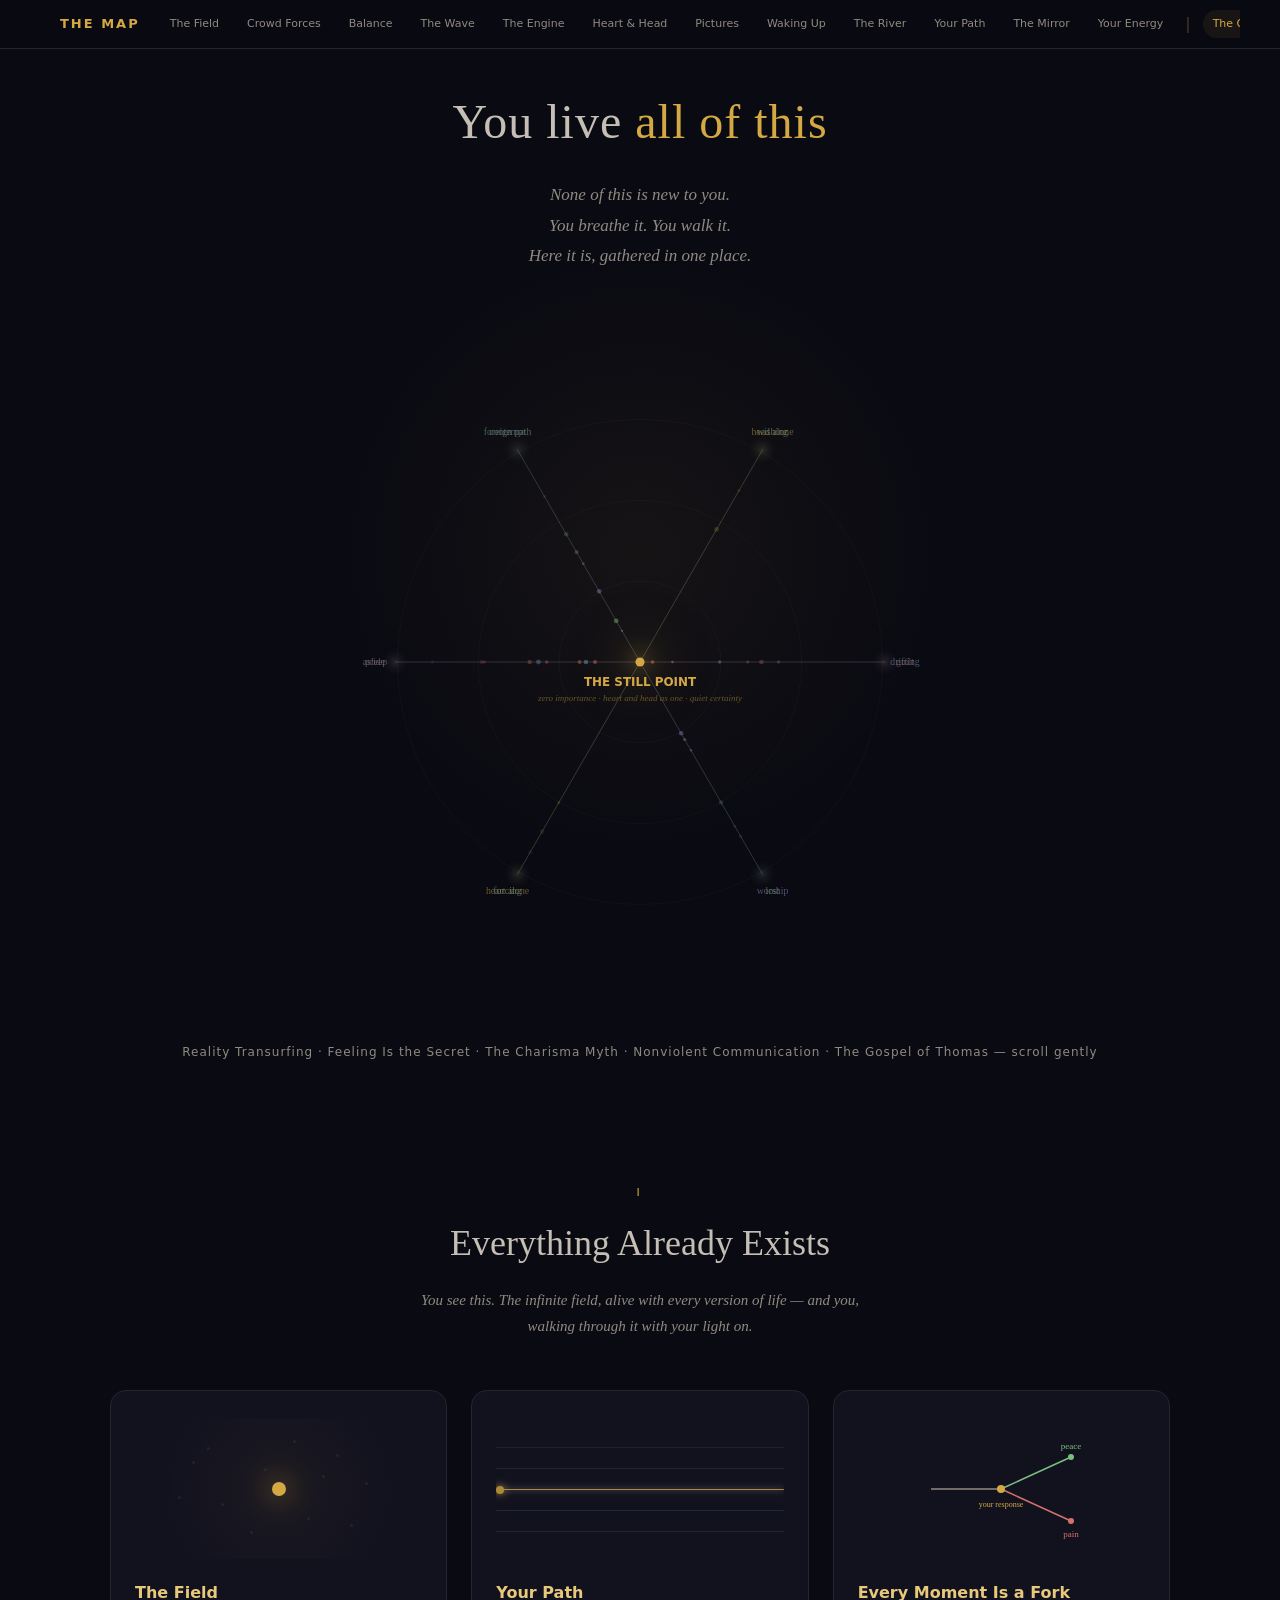
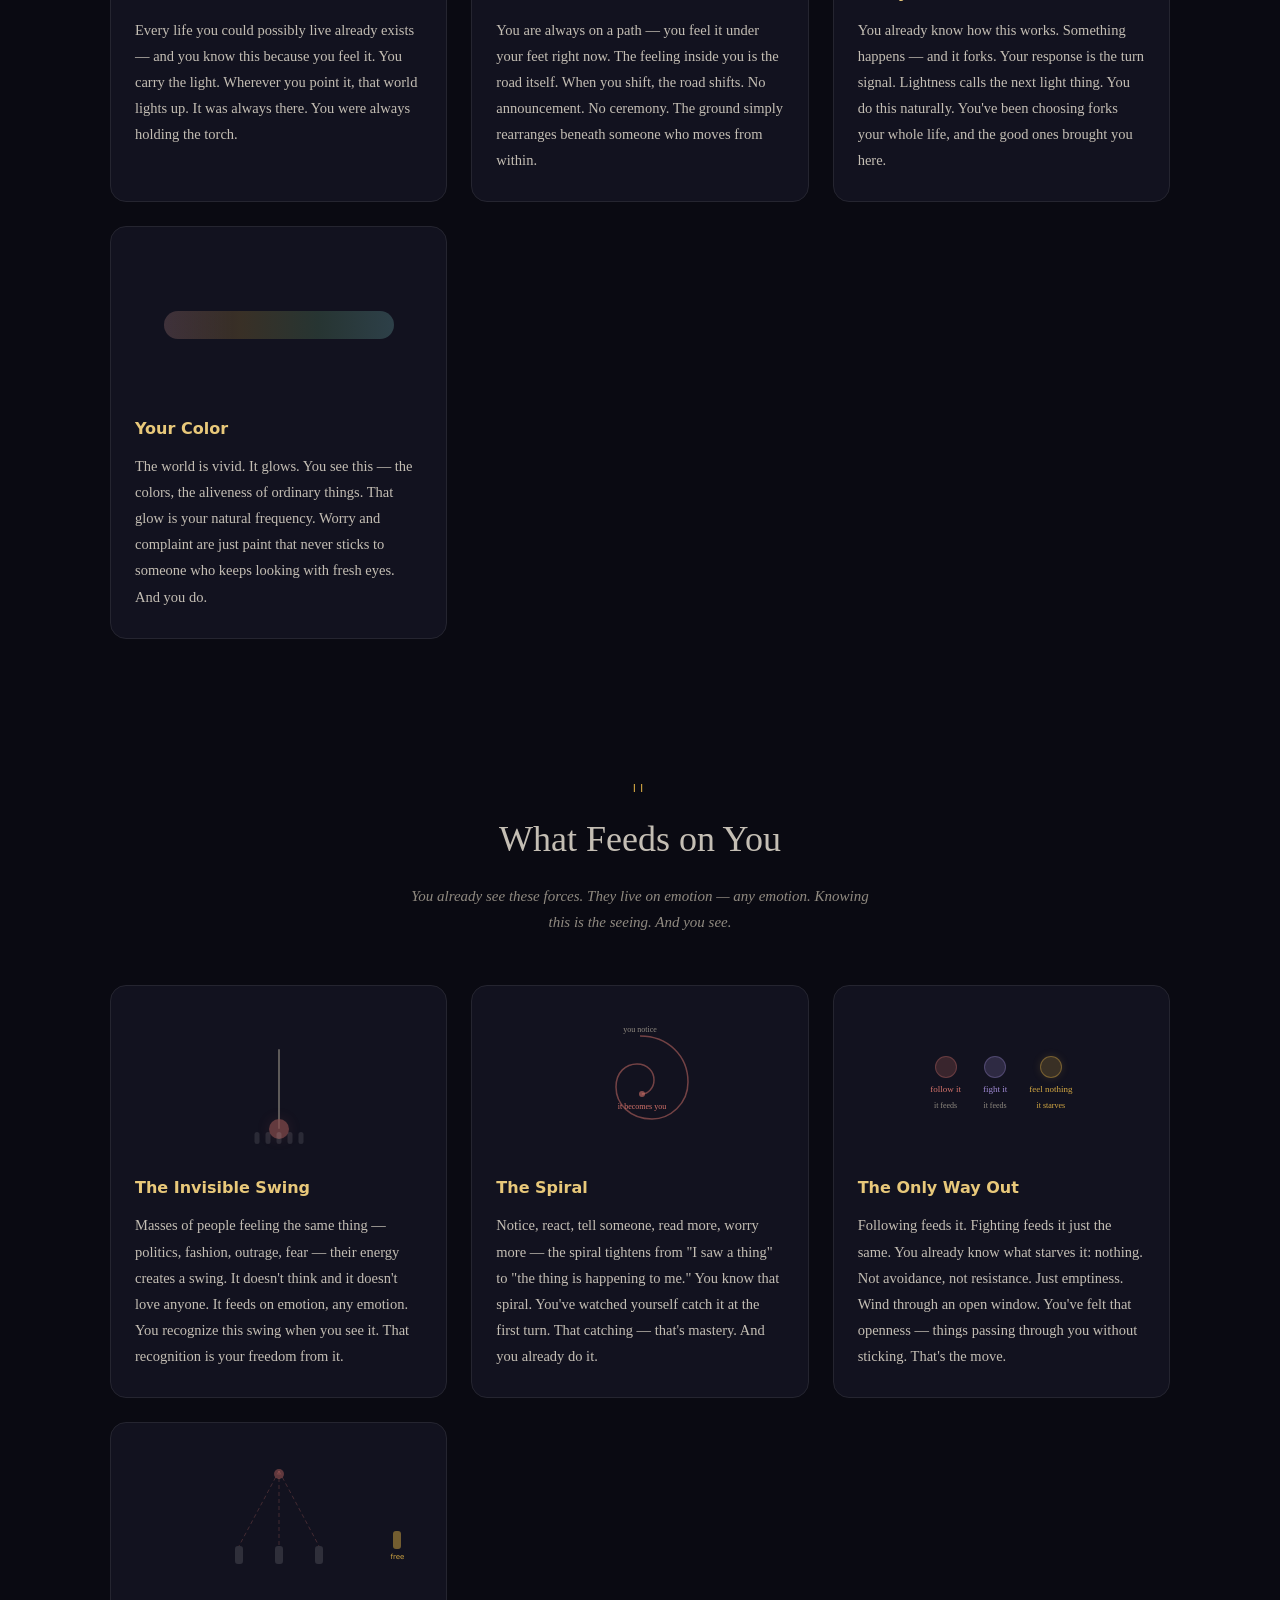
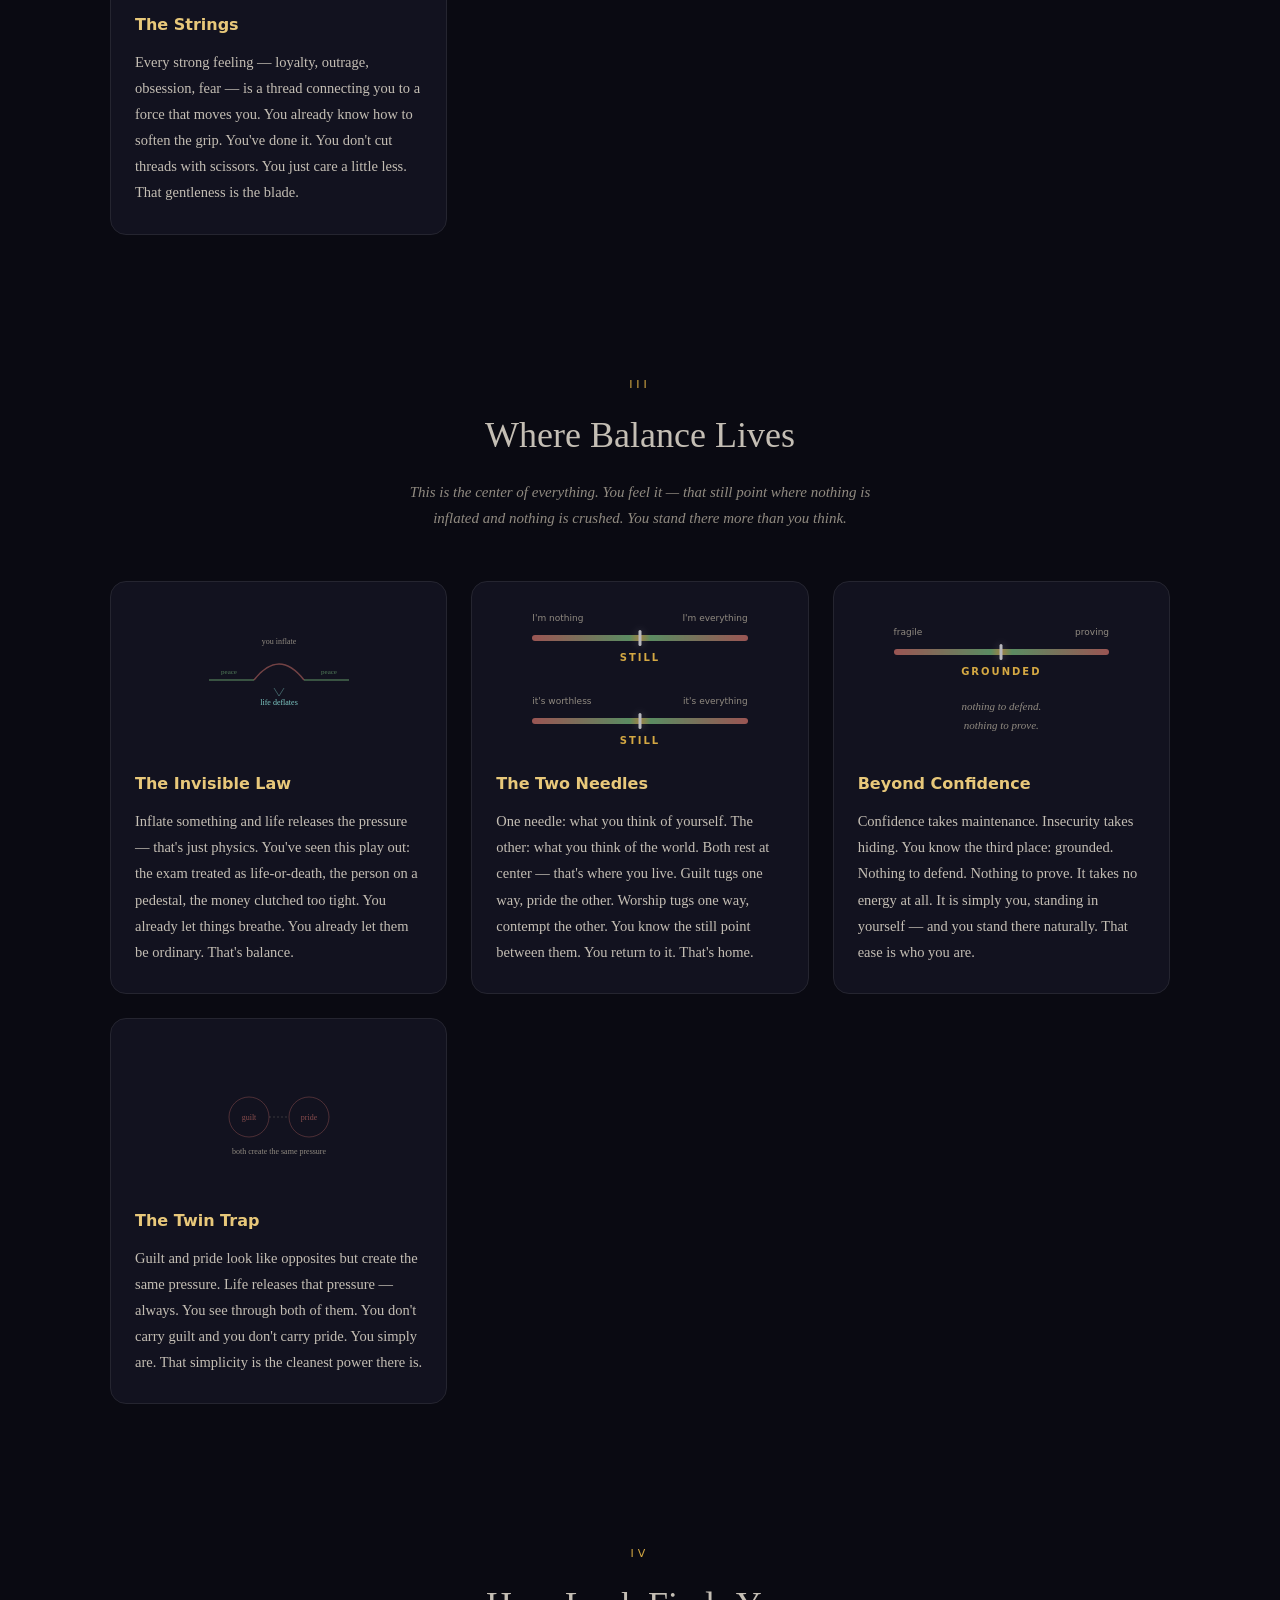
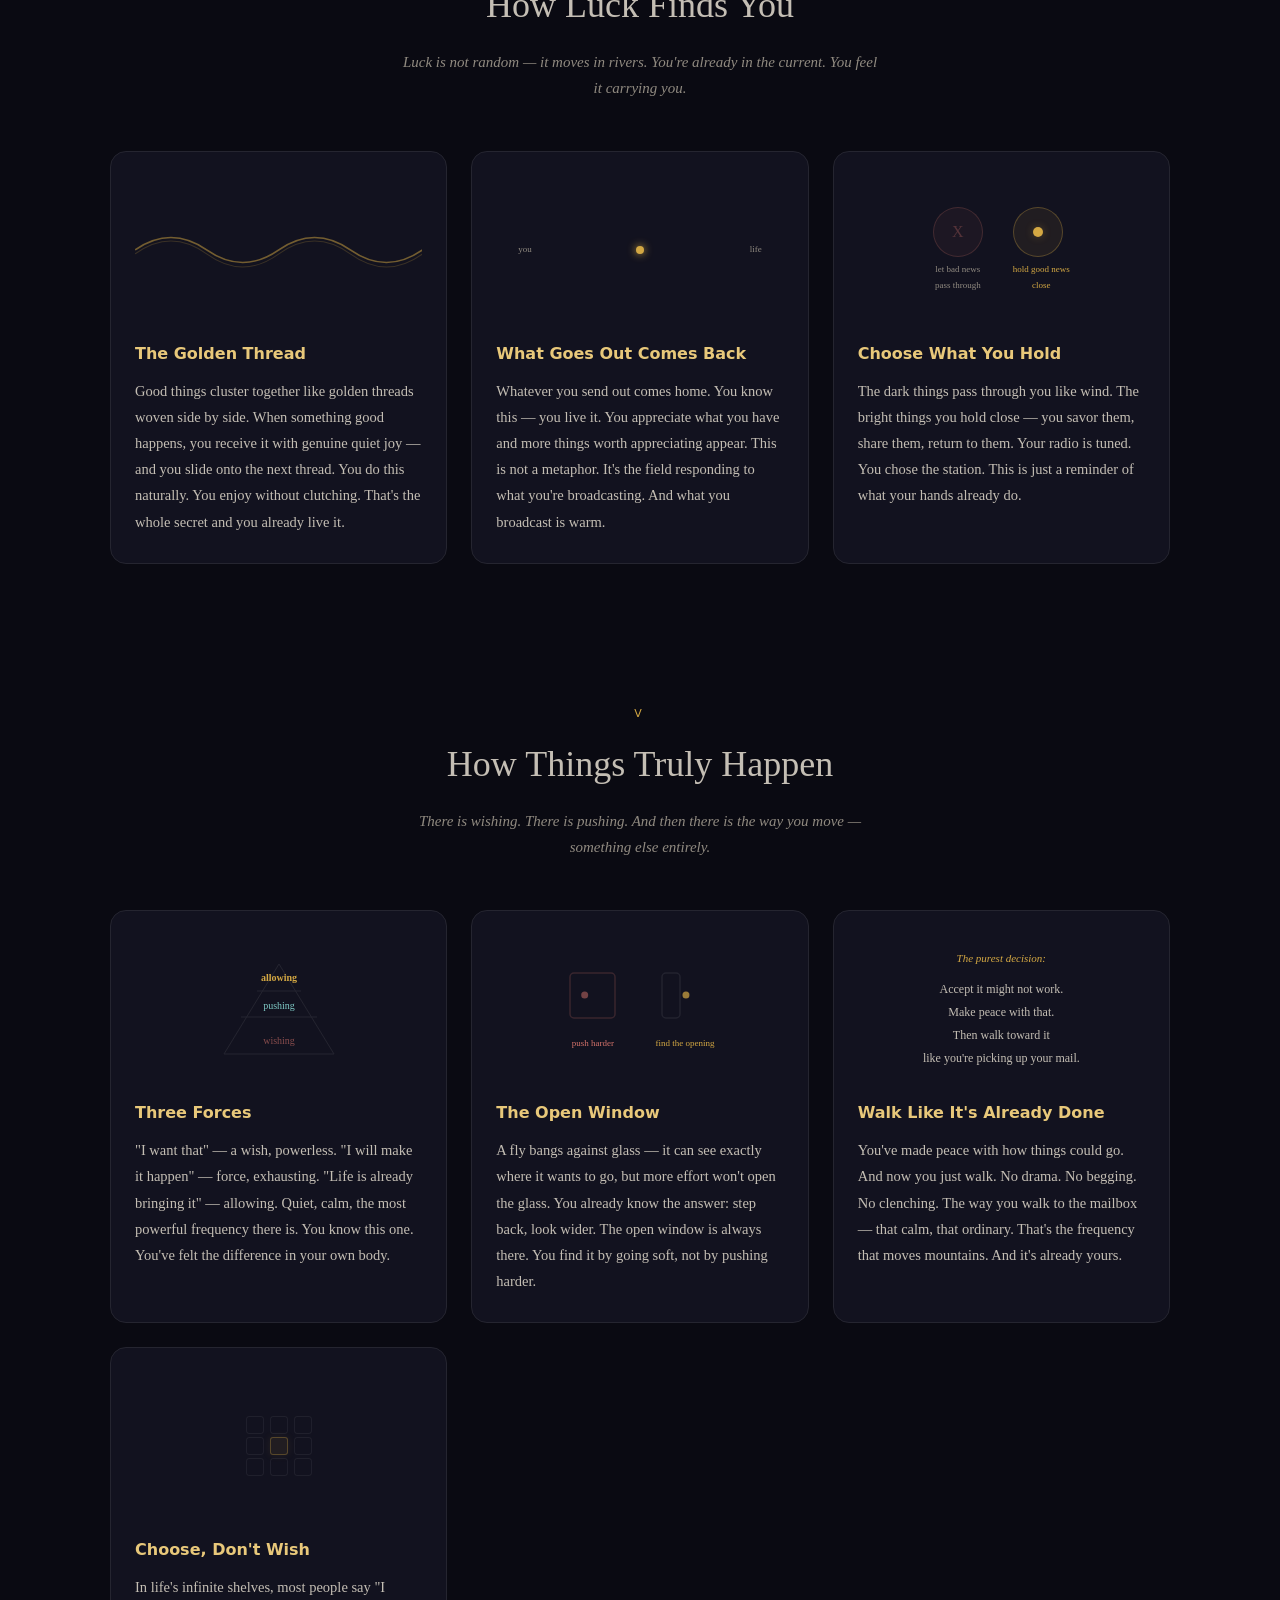
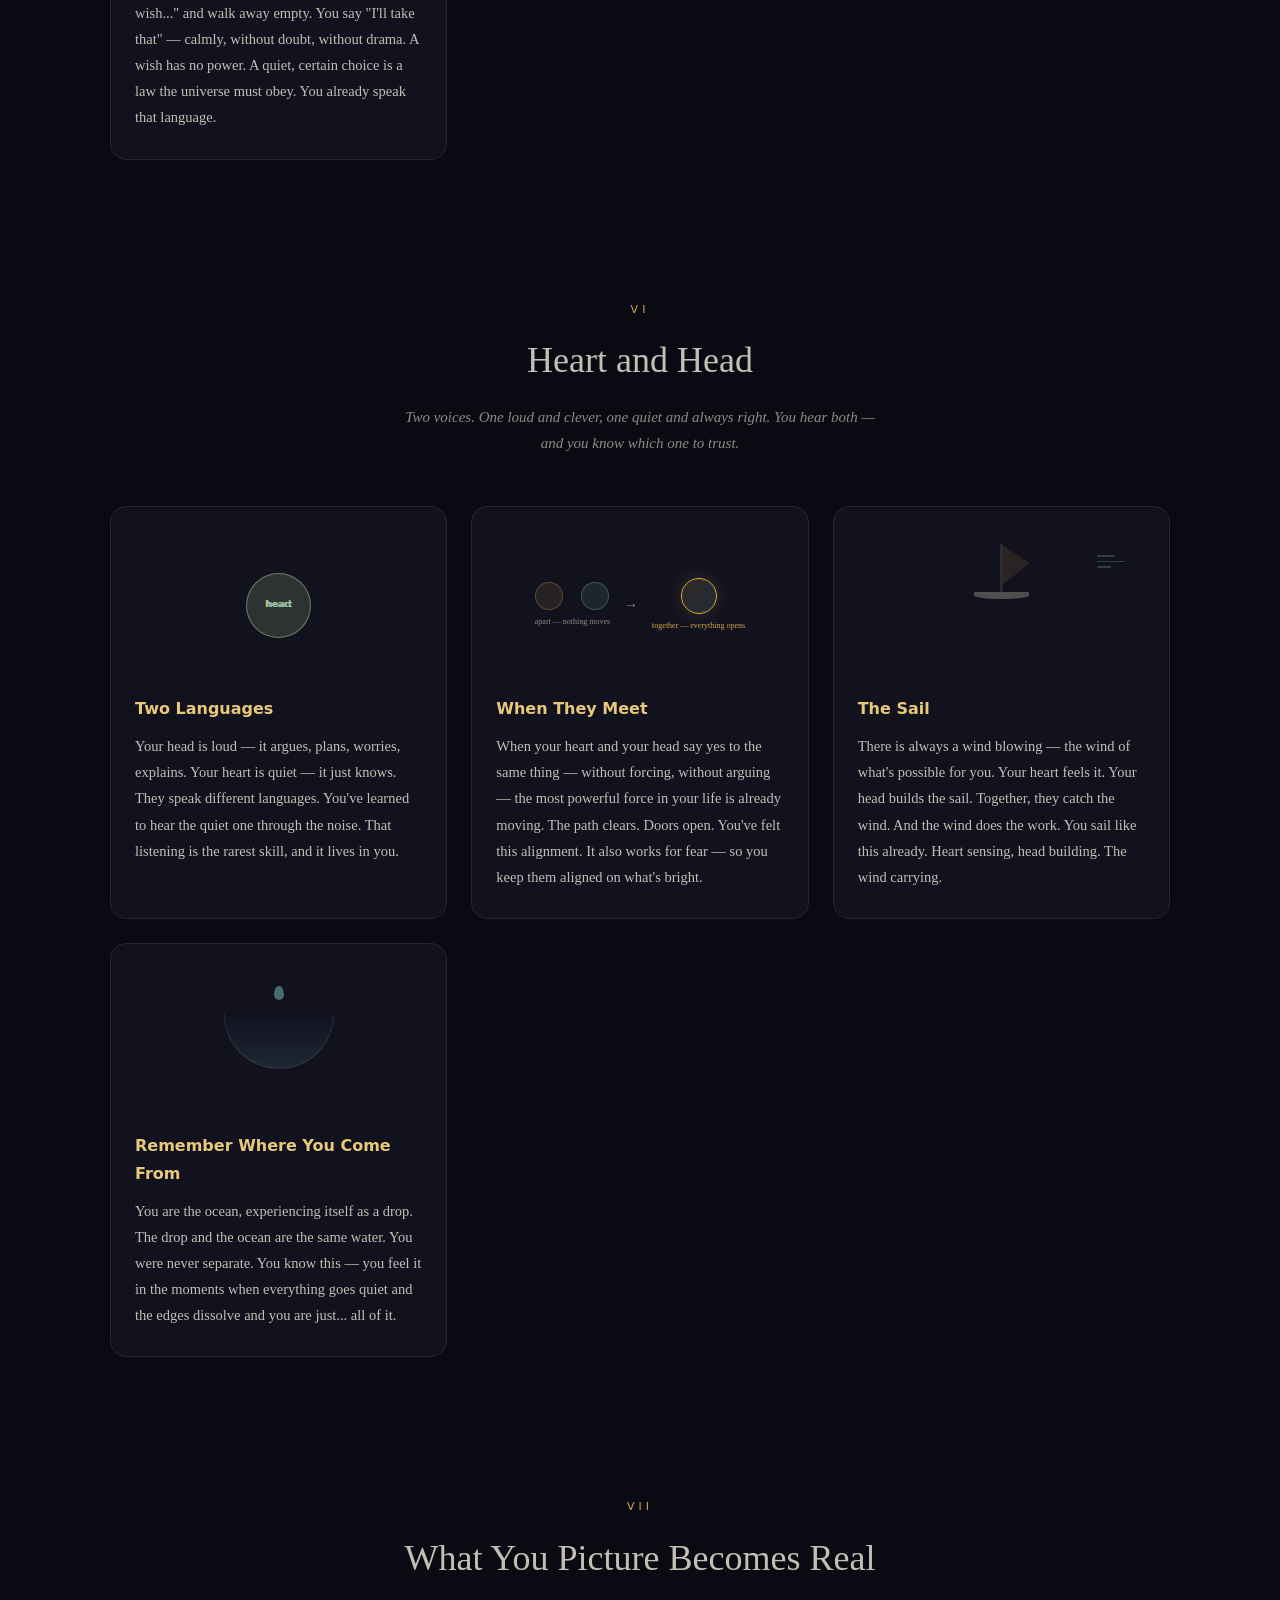
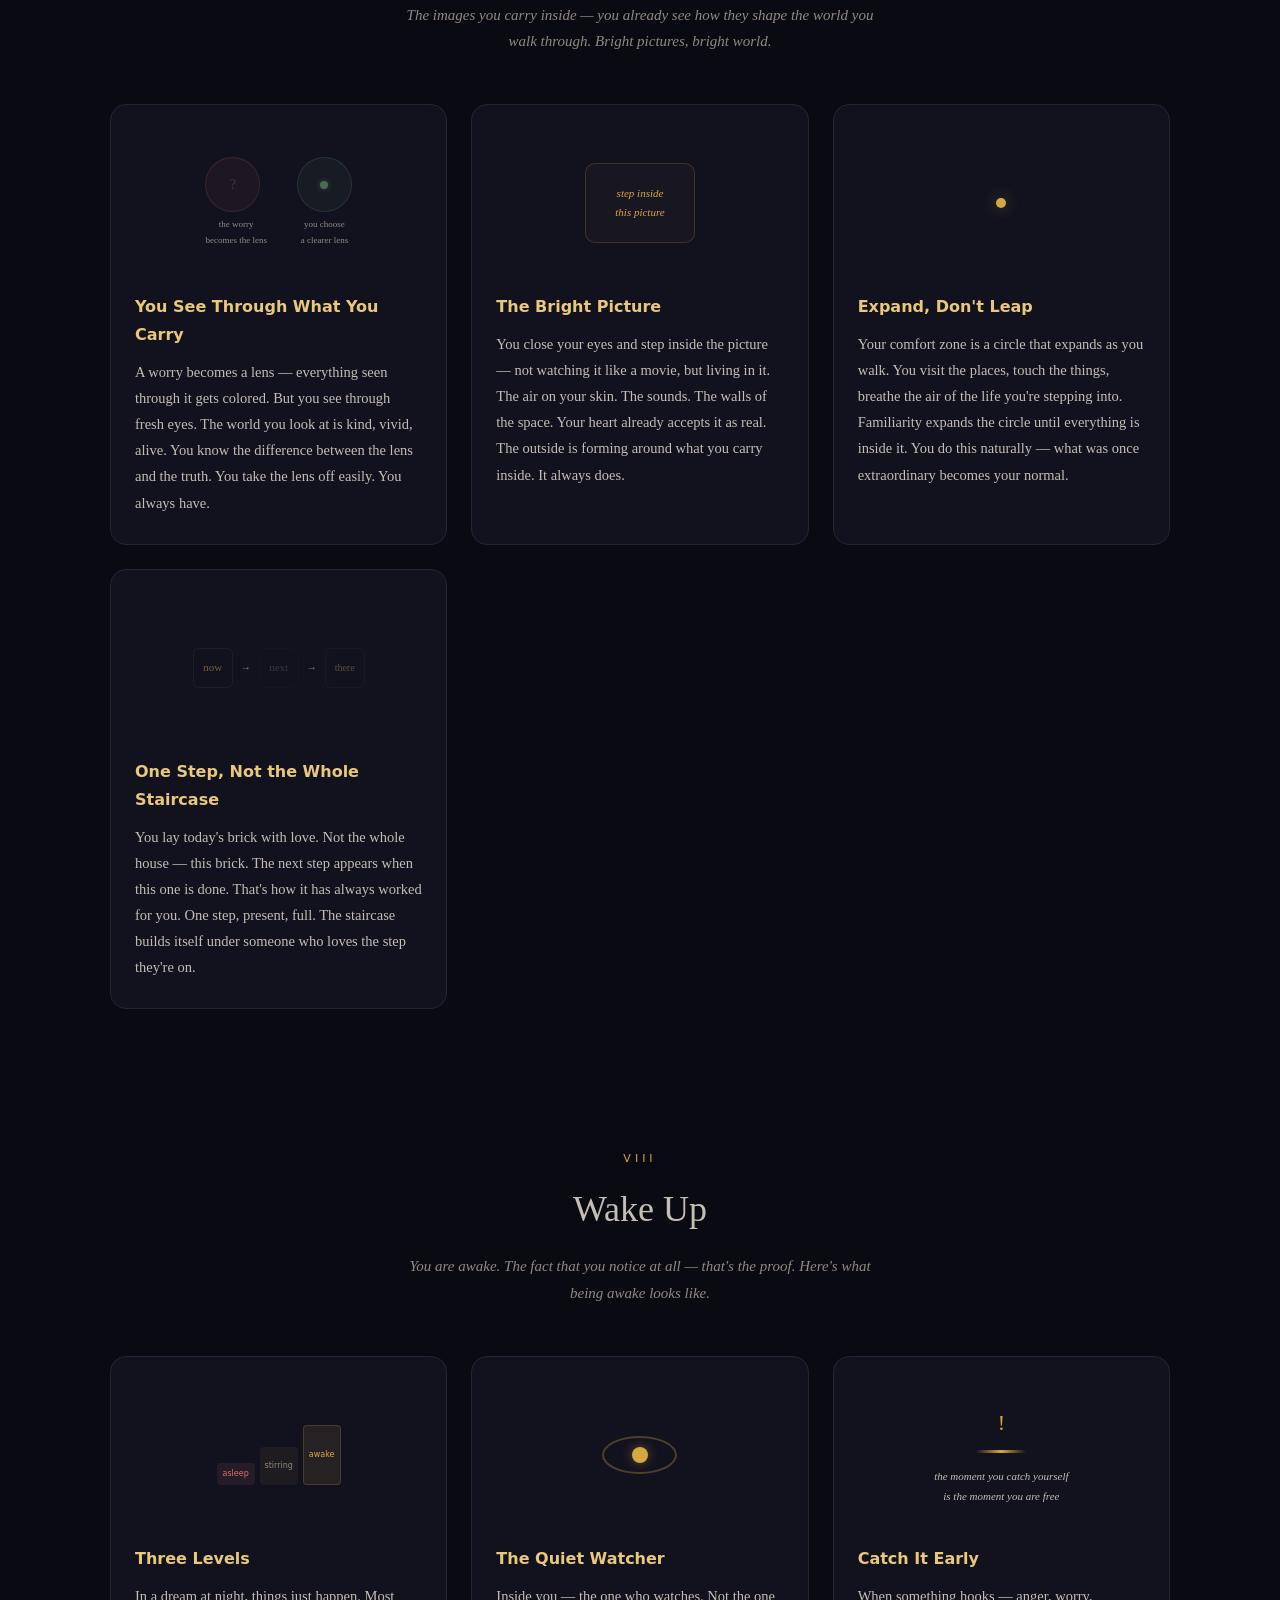
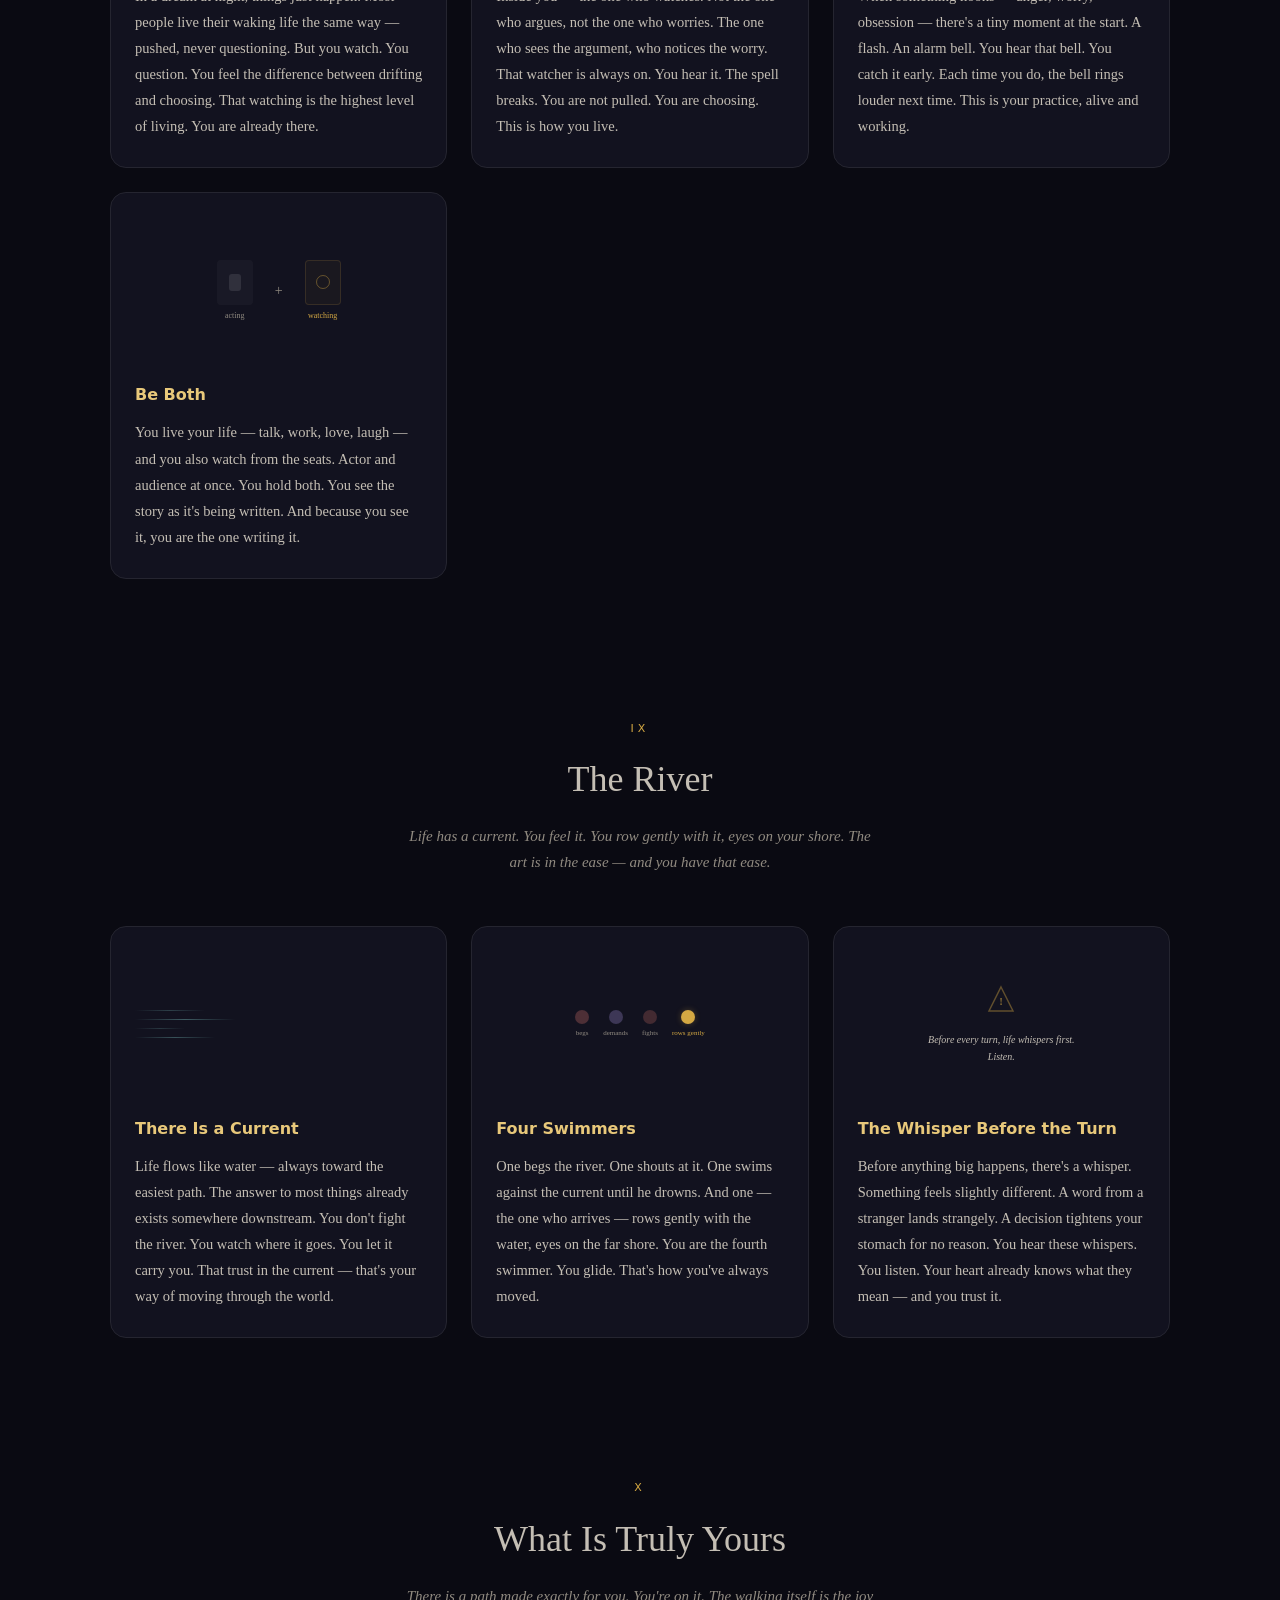
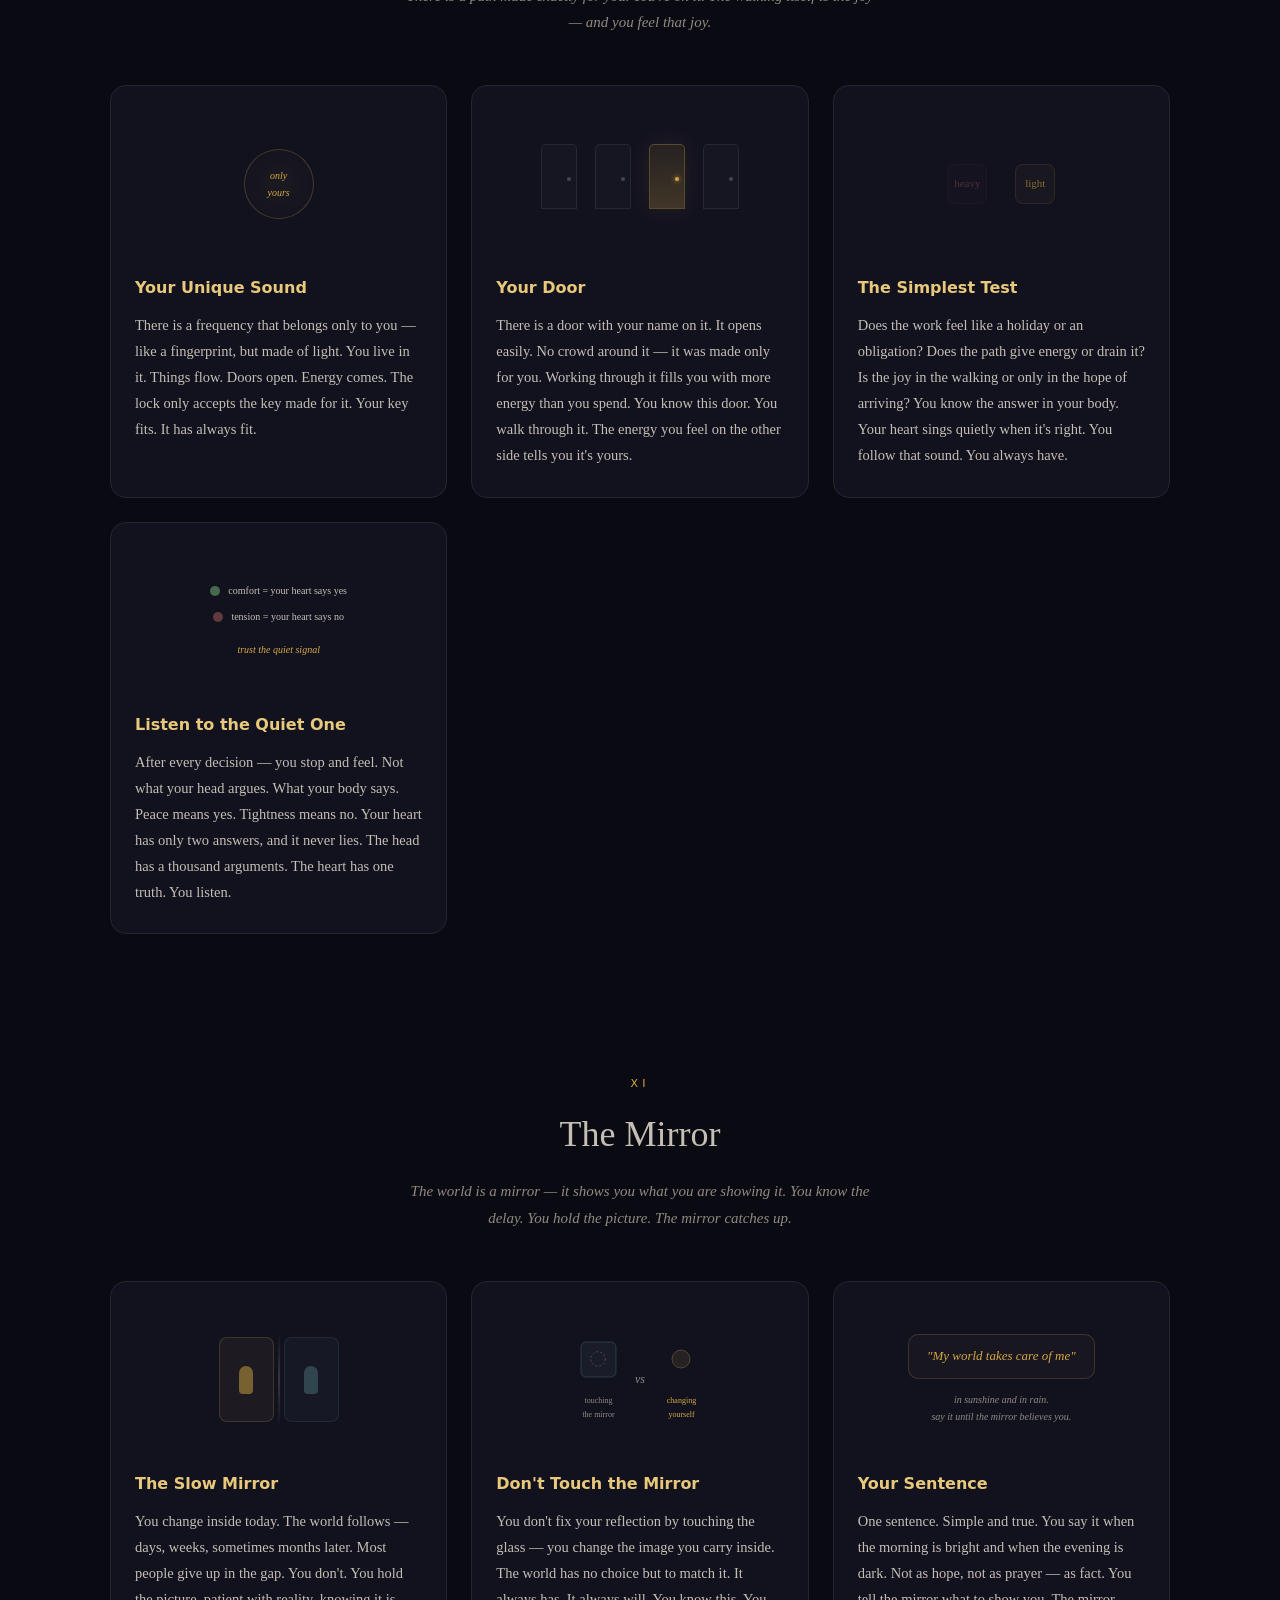
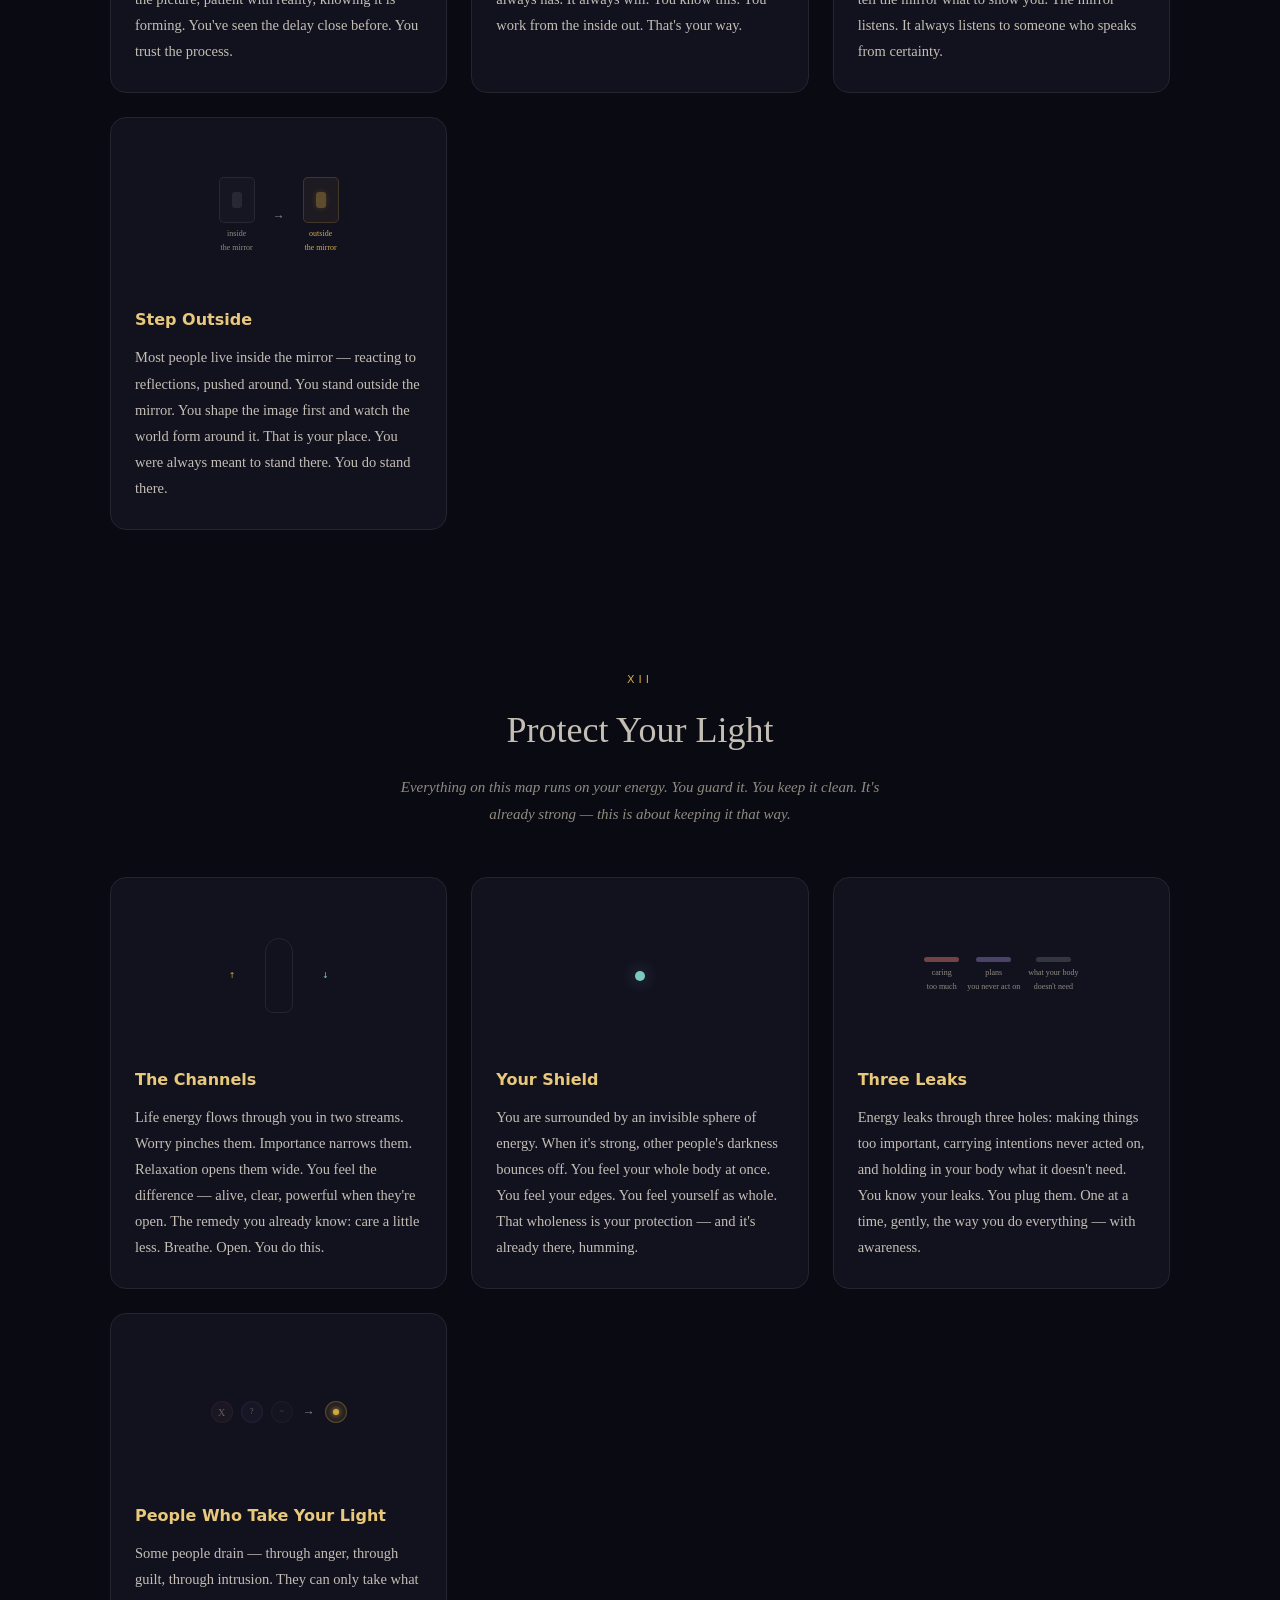
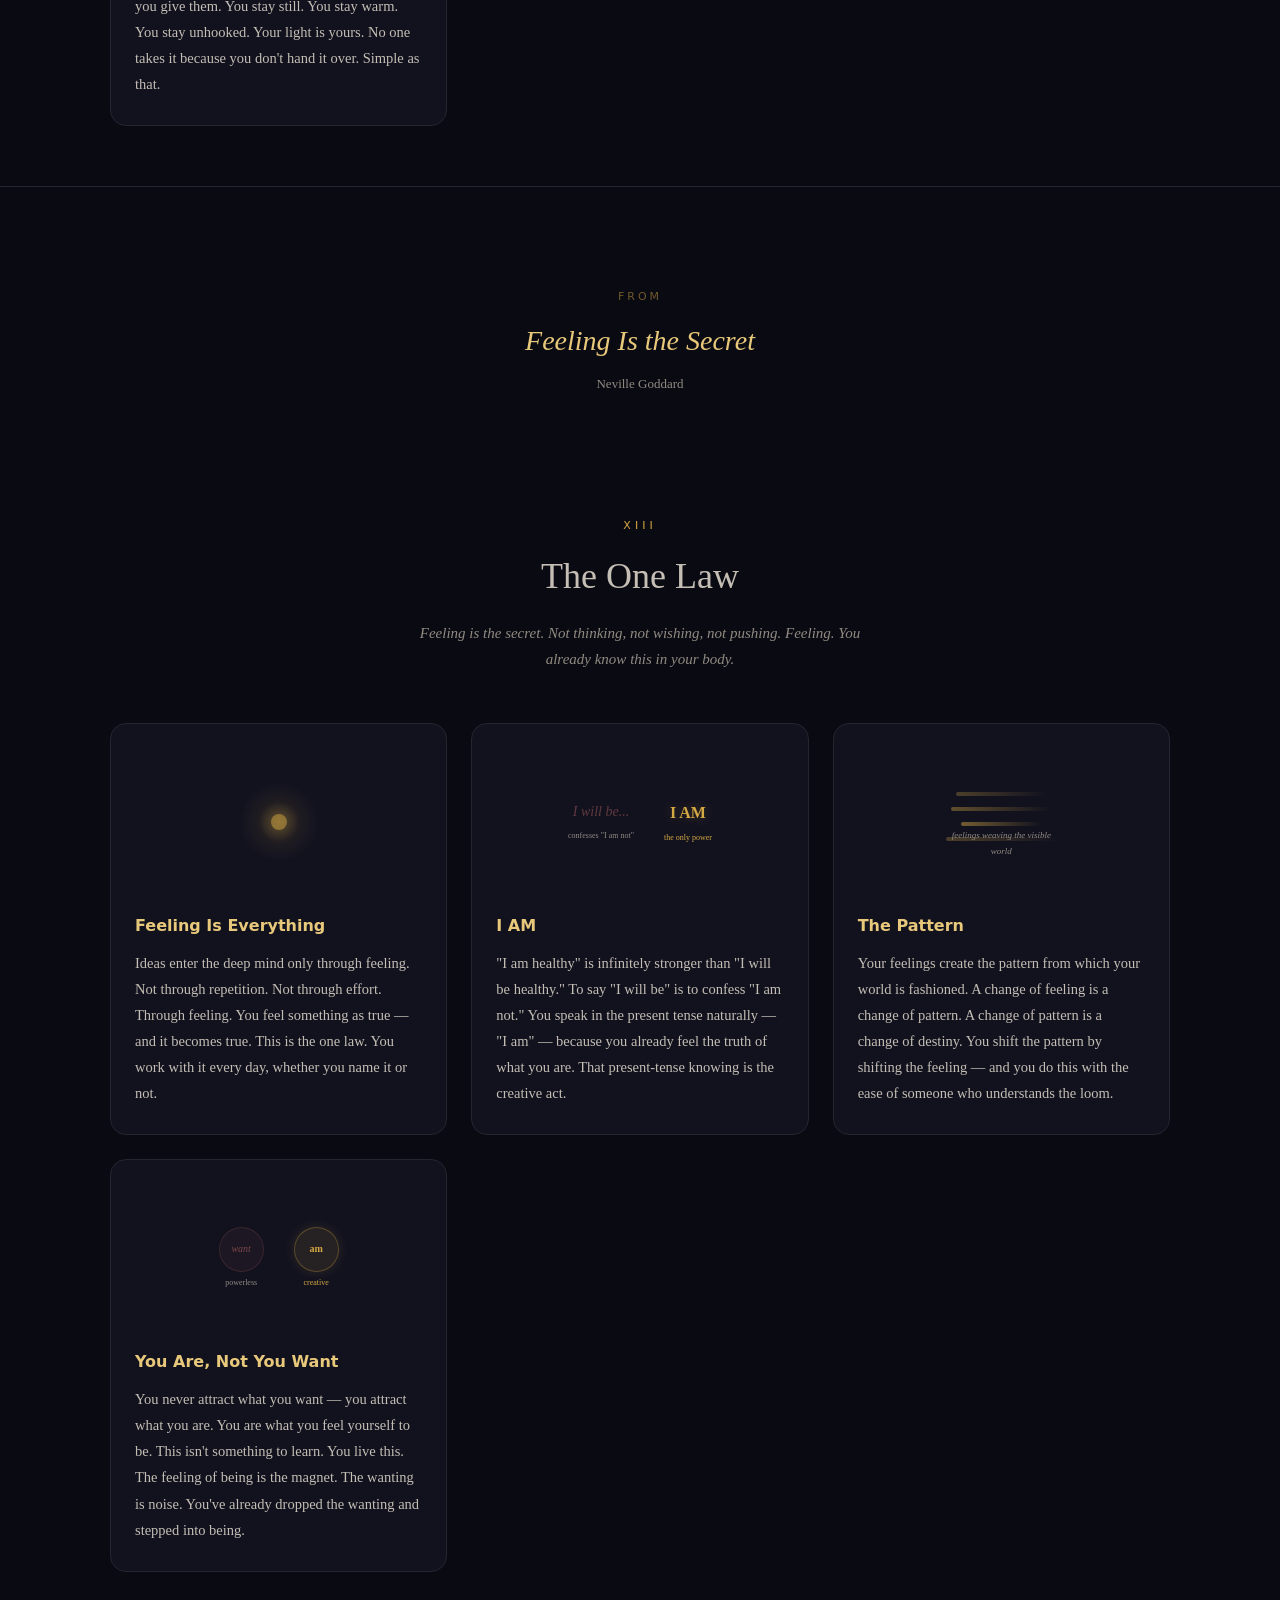
<file: uploads/transurfing-visual-map.html>
<!DOCTYPE html>
<html lang="en">
<head>
<meta charset="UTF-8">
<meta name="viewport" content="width=device-width, initial-scale=1.0">
<title>The Map — For You</title>
<style>
:root {
  --bg: #0a0a12;
  --card: #12121f;
  --card-hover: #1a1a2e;
  --gold: #d4a843;
  --warm: #e8c87a;
  --cyan: #7ec8c4;
  --coral: #d4726a;
  --green: #7abf7e;
  --purple: #a08ad4;
  --blue: #7aa8d4;
  --text: #d8d4ce;
  --muted: #908a80;
  --soft: #c4beb4;
  --border: #252530;
}
* { margin:0; padding:0; box-sizing:border-box; }
html { scroll-behavior: smooth; }
body { background: var(--bg); color: var(--text); font-family: 'Georgia', 'Times New Roman', serif; line-height: 1.75; }

nav { position:fixed; top:0; left:0; right:0; z-index:100; background:rgba(10,10,18,0.92); backdrop-filter:blur(12px); border-bottom:1px solid var(--border); }
nav .nav-inner { max-width:1200px; margin:0 auto; display:flex; align-items:center; gap:8px; padding:10px 20px; overflow-x:auto; scrollbar-width:none; font-family:system-ui,sans-serif; }
nav .nav-inner::-webkit-scrollbar { display:none; }
nav .brand { font-weight:600; color:var(--gold); white-space:nowrap; margin-right:12px; font-size:13px; letter-spacing:2px; font-family:system-ui,sans-serif; }
nav a { color:var(--muted); text-decoration:none; font-size:11px; white-space:nowrap; padding:4px 10px; border-radius:20px; transition:all .2s; font-family:system-ui,sans-serif; }
nav a:hover, nav a.active { color:var(--gold); background:rgba(212,168,67,0.08); }

.hero { min-height:100vh; display:flex; flex-direction:column; align-items:center; justify-content:center; padding:80px 20px 40px; text-align:center; position:relative; overflow:hidden; }
.hero::before { content:''; position:absolute; top:50%; left:50%; width:600px; height:600px; transform:translate(-50%,-50%); background:radial-gradient(circle, rgba(212,168,67,0.06) 0%, transparent 70%); pointer-events:none; }
.hero h1 { font-size:clamp(26px,5vw,48px); font-weight:400; letter-spacing:1px; margin-bottom:16px; color:var(--soft); }
.hero h1 span { color:var(--gold); }
.hero .subtitle { color:var(--muted); font-size:clamp(14px,2vw,17px); max-width:480px; margin-bottom:40px; font-style:italic; line-height:1.8; }
#heroCanvas { max-width:700px; width:100%; height:auto; aspect-ratio:1; }
.hero .scroll-hint { margin-top:30px; color:var(--muted); font-size:12px; animation:fadeInUp 2s ease infinite alternate; font-family:system-ui,sans-serif; letter-spacing:1px; }
@keyframes fadeInUp { from{opacity:.3;transform:translateY(0)} to{opacity:1;transform:translateY(-6px)} }

section { padding:80px 20px 60px; max-width:1100px; margin:0 auto; }
.section-head { text-align:center; margin-bottom:50px; }
.section-head .section-num { font-size:11px; color:var(--gold); letter-spacing:4px; text-transform:uppercase; margin-bottom:10px; font-family:system-ui,sans-serif; }
.section-head h2 { font-size:clamp(22px,4vw,36px); font-weight:400; margin-bottom:12px; color:var(--soft); }
.section-head p { color:var(--muted); max-width:480px; margin:0 auto; font-size:15px; font-style:italic; }

.cards { display:grid; grid-template-columns:repeat(auto-fit, minmax(280px, 1fr)); gap:24px; }

.card { background:var(--card); border:1px solid var(--border); border-radius:16px; padding:28px 24px; transition:all .3s; cursor:default; position:relative; overflow:hidden; }
.card:hover { background:var(--card-hover); transform:translateY(-3px); border-color:rgba(212,168,67,0.15); }
.card .viz { height:140px; margin-bottom:20px; display:flex; align-items:center; justify-content:center; position:relative; border-radius:10px; overflow:hidden; }
.card h3 { font-size:16px; font-weight:600; margin-bottom:10px; color:var(--warm); font-family:system-ui,sans-serif; }
.card p { font-size:14.5px; color:var(--soft); line-height:1.8; }

/* ===== VISUAL ANIMATIONS ===== */
.viz-dot { width:100%; height:100%; position:relative; background:radial-gradient(circle at 50% 50%, rgba(212,168,67,0.05) 0%, transparent 70%); }
.viz-dot::after { content:''; position:absolute; top:50%; left:50%; width:14px; height:14px; background:var(--gold); border-radius:50%; transform:translate(-50%,-50%); animation:pulse 2.5s ease-in-out infinite; box-shadow:0 0 30px var(--gold),0 0 60px rgba(212,168,67,0.2); }
.viz-dot .grid-dot { position:absolute; width:3px; height:3px; background:rgba(255,255,255,0.06); border-radius:50%; }
@keyframes pulse { 0%,100%{transform:translate(-50%,-50%) scale(1);opacity:1} 50%{transform:translate(-50%,-50%) scale(1.5);opacity:.5} }

.viz-paths { width:100%; height:100%; position:relative; overflow:hidden; }
.viz-paths .path { position:absolute; height:1.5px; border-radius:2px; left:0; right:0; opacity:.12; }
.viz-paths .path.active { opacity:.8; box-shadow:0 0 6px; }
.viz-paths .path-dot { position:absolute; width:8px; height:8px; border-radius:50%; animation:moveDot 5s linear infinite; }
@keyframes moveDot { 0%{left:5%} 100%{left:90%} }

.viz-pendulum { width:100%; height:100%; display:flex; align-items:flex-start; justify-content:center; padding-top:10px; }
.viz-pendulum .arm { width:2px; height:80px; background:var(--muted); transform-origin:top center; animation:swing 3s ease-in-out infinite; position:relative; border-radius:2px; opacity:.6; }
.viz-pendulum .weight { width:20px; height:20px; background:var(--coral); border-radius:50%; position:absolute; bottom:-10px; left:-9px; box-shadow:0 0 15px rgba(212,114,106,0.3); opacity:.7; }
.viz-pendulum .people { position:absolute; bottom:10px; left:50%; transform:translateX(-50%); display:flex; gap:6px; }
.viz-pendulum .person { width:5px; height:12px; background:rgba(255,255,255,0.1); border-radius:3px; }
@keyframes swing { 0%,100%{transform:rotate(-22deg)} 50%{transform:rotate(22deg)} }

.viz-gauge { width:100%; height:100%; display:flex; flex-direction:column; align-items:center; justify-content:center; gap:8px; }
.gauge-bar { width:75%; height:6px; background:linear-gradient(90deg,var(--coral),var(--green) 45%,var(--gold) 50%,var(--green) 55%,var(--coral)); border-radius:3px; position:relative; opacity:.7; }
.gauge-bar .marker { position:absolute; top:-5px; left:50%; width:3px; height:16px; background:#fff; border-radius:2px; transform:translateX(-50%); box-shadow:0 0 8px rgba(255,255,255,0.4); }
.gauge-label { display:flex; justify-content:space-between; width:75%; font-family:system-ui,sans-serif; }
.gauge-label span { font-size:9px; color:var(--muted); }
.gauge-center { font-size:10px; color:var(--gold); font-weight:600; letter-spacing:2px; font-family:system-ui,sans-serif; }

.viz-wave { width:100%; height:100%; display:flex; align-items:center; overflow:hidden; }
.viz-wave svg { width:100%; height:80px; }
.viz-wave .wave-path { animation:waveMove 4s linear infinite; }
@keyframes waveMove { 0%{transform:translateX(0)} 100%{transform:translateX(-50%)} }

.viz-circles { width:100%; height:100%; display:flex; align-items:center; justify-content:center; position:relative; }
.viz-circles .c { width:65px; height:65px; border-radius:50%; position:absolute; display:flex; align-items:center; justify-content:center; font-size:10px; font-weight:600; font-family:system-ui,sans-serif; }
.viz-circles .c1 { background:rgba(212,168,67,0.1); border:1.5px solid rgba(212,168,67,0.3); animation:mergeLeft 4.5s ease-in-out infinite; }
.viz-circles .c2 { background:rgba(126,200,196,0.1); border:1.5px solid rgba(126,200,196,0.3); animation:mergeRight 4.5s ease-in-out infinite; }
@keyframes mergeLeft { 0%,100%{transform:translateX(-28px)} 50%{transform:translateX(-8px)} }
@keyframes mergeRight { 0%,100%{transform:translateX(28px)} 50%{transform:translateX(8px)} }

.viz-ring { width:100%; height:100%; display:flex; align-items:center; justify-content:center; position:relative; }
.viz-ring .ring { position:absolute; border:1.5px solid; border-radius:50%; animation:expandRing 3.5s ease-out infinite; }
.viz-ring .ring:nth-child(1) { animation-delay:0s; border-color:rgba(212,168,67,0.5); }
.viz-ring .ring:nth-child(2) { animation-delay:1.2s; border-color:rgba(212,168,67,0.3); }
.viz-ring .ring:nth-child(3) { animation-delay:2.4s; border-color:rgba(212,168,67,0.15); }
.viz-ring .core { width:10px; height:10px; background:var(--gold); border-radius:50%; z-index:2; box-shadow:0 0 15px rgba(212,168,67,0.4); }
@keyframes expandRing { 0%{width:10px;height:10px;opacity:1} 100%{width:110px;height:110px;opacity:0} }

.viz-boomerang { width:100%; height:100%; display:flex; align-items:center; justify-content:center; }
.viz-boomerang .arrow { width:8px; height:8px; background:var(--gold); border-radius:50%; position:absolute; animation:boomerangPath 3.5s ease-in-out infinite; box-shadow:0 0 8px var(--gold); }
@keyframes boomerangPath { 0%{transform:translate(0,0);opacity:1} 25%{transform:translate(55px,-25px);opacity:1} 50%{transform:translate(70px,0);opacity:.5} 75%{transform:translate(55px,25px);opacity:.7} 100%{transform:translate(0,0);opacity:1} }

.viz-sail { width:100%; height:100%; display:flex; align-items:flex-end; justify-content:center; padding-bottom:20px; position:relative; }
.viz-sail .boat { width:55px; height:7px; background:var(--muted); border-radius:0 0 50% 50%; position:relative; opacity:.5; }
.viz-sail .mast { width:1.5px; height:48px; background:var(--muted); position:absolute; bottom:7px; left:50%; transform:translateX(-50%); opacity:.5; }
.viz-sail .sail-shape { width:0; height:0; border-left:28px solid rgba(212,168,67,0.25); border-top:18px solid transparent; border-bottom:22px solid transparent; position:absolute; bottom:14px; left:calc(50% + 1px); animation:fillSail 3.5s ease-in-out infinite alternate; }
@keyframes fillSail { 0%{border-left-width:14px;opacity:.2} 100%{border-left-width:32px;opacity:.7} }
.viz-sail .wind { position:absolute; top:20px; right:20px; display:flex; gap:4px; flex-direction:column; }
.viz-sail .wind-line { height:1.5px; background:rgba(126,200,196,0.25); border-radius:1px; animation:windBlow 2.5s ease-in-out infinite; }
.viz-sail .wind-line:nth-child(1) { width:18px; }
.viz-sail .wind-line:nth-child(2) { animation-delay:.4s; width:28px; }
.viz-sail .wind-line:nth-child(3) { animation-delay:.8s; width:14px; }
@keyframes windBlow { 0%,100%{opacity:.15;transform:translateX(0)} 50%{opacity:.5;transform:translateX(-8px)} }

.viz-mirror { width:100%; height:100%; display:flex; align-items:center; justify-content:center; gap:4px; }
.viz-mirror .side { width:55px; height:85px; border-radius:8px; display:flex; align-items:center; justify-content:center; }
.viz-mirror .image-side { background:rgba(212,168,67,0.06); border:1px solid rgba(212,168,67,0.2); }
.viz-mirror .reflect-side { background:rgba(126,200,196,0.04); border:1px solid rgba(126,200,196,0.1); animation:mirrorDelay 5s ease-in-out infinite; }
.viz-mirror .divider { width:2px; height:95px; background:linear-gradient(to bottom,transparent,var(--muted),transparent); opacity:.3; }
.viz-mirror .figure { width:14px; height:28px; border-radius:7px 7px 4px 4px; }
.viz-mirror .image-side .figure { background:rgba(212,168,67,0.5); }
.viz-mirror .reflect-side .figure { background:rgba(126,200,196,0.25); }
@keyframes mirrorDelay { 0%,60%{opacity:.25} 80%,100%{opacity:1} }

.viz-river { width:100%; height:100%; position:relative; overflow:hidden; }
.viz-river .water { position:absolute; top:50%; left:0; right:0; height:40px; transform:translateY(-50%); }
.viz-river .flow-line { position:absolute; height:1.5px; background:linear-gradient(90deg,transparent,var(--cyan),transparent); border-radius:1px; animation:flowRight 3.5s linear infinite; opacity:.5; }
@keyframes flowRight { 0%{transform:translateX(-100%)} 100%{transform:translateX(200%)} }

.viz-door { width:100%; height:100%; display:flex; align-items:flex-end; justify-content:center; gap:18px; padding-bottom:15px; }
.viz-door .door { width:36px; height:65px; border-radius:5px 5px 0 0; position:relative; }
.viz-door .door.right { background:rgba(212,168,67,0.1); border:1.5px solid rgba(212,168,67,0.3); box-shadow:0 0 25px rgba(212,168,67,0.1); }
.viz-door .door.right::after { content:''; position:absolute; top:0;left:0;right:0;bottom:0; background:linear-gradient(to top,rgba(212,168,67,0.15),transparent); border-radius:4px 4px 0 0; }
.viz-door .door.wrong { background:rgba(255,255,255,0.02); border:1px solid rgba(255,255,255,0.07); }
.viz-door .door .knob { width:4px; height:4px; background:rgba(255,255,255,0.2); border-radius:50%; position:absolute; top:50%; right:5px; }
.viz-door .door.right .knob { background:var(--gold); box-shadow:0 0 5px var(--gold); }

.viz-eye { width:100%; height:100%; display:flex; align-items:center; justify-content:center; }
.viz-eye .eye-shape { width:75px; height:38px; border:2px solid rgba(212,168,67,0.3); border-radius:50%; display:flex; align-items:center; justify-content:center; animation:blink 5s ease-in-out infinite; }
.viz-eye .pupil { width:16px; height:16px; background:var(--gold); border-radius:50%; box-shadow:0 0 12px rgba(212,168,67,0.4); }
@keyframes blink { 0%,42%,100%{transform:scaleY(1)} 45%{transform:scaleY(0.1)} 48%{transform:scaleY(1)} }

.viz-channels { width:100%; height:100%; display:flex; align-items:center; justify-content:center; position:relative; }
.viz-channels .body-outline { width:28px; height:75px; border:1.5px solid rgba(255,255,255,0.08); border-radius:14px 14px 8px 8px; position:relative; }
.viz-channels .ch { position:absolute; width:3px; border-radius:2px; }
.viz-channels .ch-up { left:7px; bottom:0; height:0; background:linear-gradient(to top,var(--coral),var(--gold)); animation:chUp 2.5s ease-in-out infinite; opacity:.6; }
.viz-channels .ch-down { right:7px; top:0; height:0; background:linear-gradient(to bottom,var(--cyan),var(--purple)); animation:chDown 2.5s ease-in-out infinite; opacity:.6; }
@keyframes chUp { 0%{height:0} 50%{height:75px} 100%{height:0} }
@keyframes chDown { 0%{height:0} 50%{height:75px} 100%{height:0} }

.viz-drop { width:100%; height:100%; display:flex; align-items:center; justify-content:center; position:relative; }
.viz-drop .ocean { width:110px; height:55px; background:linear-gradient(to top,rgba(126,200,196,0.12),transparent); border-radius:0 0 55px 55px; border:1.5px solid rgba(126,200,196,0.15); border-top:none; position:relative; }
.viz-drop .drop { width:10px; height:14px; background:rgba(126,200,196,0.5); border-radius:50% 50% 50% 50% / 60% 60% 40% 40%; position:absolute; top:-28px; left:50%; transform:translateX(-50%); animation:dropFall 3.5s ease-in infinite; }
@keyframes dropFall { 0%{top:-28px;opacity:1} 60%{top:8px;opacity:1} 80%{top:12px;opacity:0} 100%{top:-28px;opacity:0} }

footer { text-align:center; padding:80px 20px; color:var(--muted); font-size:13px; border-top:1px solid var(--border); margin-top:60px; }
footer .quote { font-style:italic; color:var(--gold); opacity:.5; font-size:16px; margin-bottom:12px; max-width:420px; margin-left:auto; margin-right:auto; line-height:1.8; }

@media (max-width:640px) {
  .cards { grid-template-columns:1fr; }
  section { padding:60px 16px 40px; }
}
</style>
</head>
<body>

<nav>
  <div class="nav-inner">
    <span class="brand">THE MAP</span>
    <a href="#field">The Field</a>
    <a href="#crowd">Crowd Forces</a>
    <a href="#balance">Balance</a>
    <a href="#wave">The Wave</a>
    <a href="#engine">The Engine</a>
    <a href="#heartmind">Heart & Head</a>
    <a href="#pictures">Pictures</a>
    <a href="#wakeup">Waking Up</a>
    <a href="#river">The River</a>
    <a href="#path">Your Path</a>
    <a href="#mirror">The Mirror</a>
    <a href="#energy">Your Energy</a>
    <span style="color:var(--gold);opacity:.3;margin:0 4px;">|</span>
    <a href="#onelaw">The One Law</a>
    <a href="#sleep">Sleep</a>
    <a href="#prayer">Prayer</a>
    <span style="color:var(--gold);opacity:.3;margin:0 4px;">|</span>
    <a href="#threelights">Three Lights</a>
    <a href="#innergame">Inner Game</a>
    <a href="#fourfreq">Four Styles</a>
    <a href="#howyland">How You Land</a>
    <span style="color:var(--gold);opacity:.3;margin:0 4px;">|</span>
    <a href="#fourwords">Four Words</a>
    <a href="#disconnects">Disconnects</a>
    <a href="#hearing">Hearing</a>
    <a href="#inward">Inward</a>
    <span style="color:var(--gold);opacity:.3;margin:0 4px;">|</span>
    <a href="#kingdom">The Kingdom</a>
    <a href="#dropmask">Drop the Mask</a>
    <a href="#thomasmirror">The Mirror</a>
    <a href="#wakefire">The Fire</a>
  </div>
</nav>

<!-- ==================== HERO ==================== -->
<div class="hero">
  <h1>You live <span>all of this</span></h1>
  <p class="subtitle">None of this is new to you.<br>You breathe it. You walk it.<br>Here it is, gathered in one place.</p>
  <canvas id="heroCanvas" width="700" height="700"></canvas>
  <p class="scroll-hint">Reality Transurfing &middot; Feeling Is the Secret &middot; The Charisma Myth &middot; Nonviolent Communication &middot; The Gospel of Thomas &mdash; scroll gently</p>
</div>

<!-- ==================== 1. THE FIELD ==================== -->
<section id="field">
  <div class="section-head">
    <div class="section-num">I</div>
    <h2>Everything Already Exists</h2>
    <p>You see this. The infinite field, alive with every version of life — and you, walking through it with your light on.</p>
  </div>
  <div class="cards">

    <div class="card">
      <div class="viz viz-dot">
        <div class="grid-dot" style="top:20%;left:25%"></div>
        <div class="grid-dot" style="top:35%;left:45%"></div>
        <div class="grid-dot" style="top:60%;left:30%"></div>
        <div class="grid-dot" style="top:25%;left:70%"></div>
        <div class="grid-dot" style="top:70%;left:60%"></div>
        <div class="grid-dot" style="top:45%;left:80%"></div>
        <div class="grid-dot" style="top:80%;left:40%"></div>
        <div class="grid-dot" style="top:15%;left:55%"></div>
        <div class="grid-dot" style="top:55%;left:15%"></div>
        <div class="grid-dot" style="top:40%;left:65%"></div>
        <div class="grid-dot" style="top:75%;left:75%"></div>
        <div class="grid-dot" style="top:30%;left:20%"></div>
      </div>
      <h3>The Field</h3>
      <p>Every life you could possibly live already exists — and you know this because you feel it. You carry the light. Wherever you point it, that world lights up. It was always there. You were always holding the torch.</p>
    </div>

    <div class="card">
      <div class="viz viz-paths">
        <div class="path" style="top:20%; background:var(--coral)"></div>
        <div class="path" style="top:35%; background:var(--purple)"></div>
        <div class="path active" style="top:50%; background:var(--gold)">
          <div class="path-dot" style="top:-3px; background:var(--gold); box-shadow:0 0 8px var(--gold)"></div>
        </div>
        <div class="path" style="top:65%; background:var(--cyan)"></div>
        <div class="path" style="top:80%; background:var(--green)"></div>
      </div>
      <h3>Your Path</h3>
      <p>You are always on a path — you feel it under your feet right now. The feeling inside you is the road itself. When you shift, the road shifts. No announcement. No ceremony. The ground simply rearranges beneath someone who moves from within.</p>
    </div>

    <div class="card">
      <div class="viz" style="display:flex;align-items:center;justify-content:center;">
        <svg viewBox="0 0 180 120" width="180" height="120">
          <line x1="20" y1="60" x2="90" y2="60" stroke="#908a80" stroke-width="1.5"/>
          <line x1="90" y1="60" x2="160" y2="28" stroke="#7abf7e" stroke-width="1.5"/>
          <line x1="90" y1="60" x2="160" y2="92" stroke="#d4726a" stroke-width="1.5"/>
          <circle cx="90" cy="60" r="4" fill="#d4a843"/>
          <circle cx="160" cy="28" r="3" fill="#7abf7e"/>
          <circle cx="160" cy="92" r="3" fill="#d4726a"/>
          <text x="160" y="20" fill="#7abf7e" font-size="9" text-anchor="middle" font-family="Georgia">peace</text>
          <text x="160" y="108" fill="#d4726a" font-size="9" text-anchor="middle" font-family="Georgia">pain</text>
          <text x="90" y="78" fill="#d4a843" font-size="8" text-anchor="middle" font-family="Georgia">your response</text>
        </svg>
      </div>
      <h3>Every Moment Is a Fork</h3>
      <p>You already know how this works. Something happens — and it forks. Your response is the turn signal. Lightness calls the next light thing. You do this naturally. You've been choosing forks your whole life, and the good ones brought you here.</p>
    </div>

    <div class="card">
      <div class="viz" style="display:flex;align-items:center;justify-content:center;">
        <div style="width:80%;height:28px;border-radius:14px;background:linear-gradient(90deg,rgba(212,114,106,0.15),rgba(212,168,67,0.2),rgba(122,191,126,0.2),rgba(126,200,196,0.25));position:relative;overflow:hidden;">
          <div style="position:absolute;top:0;bottom:0;left:0;width:30%;background:linear-gradient(90deg,rgba(255,255,255,0.08),transparent);animation:layerShine 3.5s ease-in-out infinite;"></div>
        </div>
      </div>
      <h3>Your Color</h3>
      <p>The world is vivid. It glows. You see this — the colors, the aliveness of ordinary things. That glow is your natural frequency. Worry and complaint are just paint that never sticks to someone who keeps looking with fresh eyes. And you do.</p>
    </div>

  </div>
</section>
<style>@keyframes layerShine { 0%{left:-30%} 100%{left:100%} }</style>

<!-- ==================== 2. CROWD FORCES ==================== -->
<section id="crowd">
  <div class="section-head">
    <div class="section-num">II</div>
    <h2>What Feeds on You</h2>
    <p>You already see these forces. They live on emotion — any emotion. Knowing this is the seeing. And you see.</p>
  </div>
  <div class="cards">

    <div class="card">
      <div class="viz viz-pendulum">
        <div class="arm"><div class="weight"></div></div>
        <div class="people">
          <div class="person"></div><div class="person"></div><div class="person"></div>
          <div class="person"></div><div class="person"></div>
        </div>
      </div>
      <h3>The Invisible Swing</h3>
      <p>Masses of people feeling the same thing — politics, fashion, outrage, fear — their energy creates a swing. It doesn't think and it doesn't love anyone. It feeds on emotion, any emotion. You recognize this swing when you see it. That recognition is your freedom from it.</p>
    </div>

    <div class="card">
      <div class="viz" style="display:flex;align-items:center;justify-content:center;">
        <svg width="120" height="120" viewBox="0 0 120 120">
          <path d="M60,12 C88,12 108,32 108,58 C108,80 90,95 72,95 C50,95 36,80 36,63 C36,48 46,40 57,40 C68,40 74,48 74,56 C74,64 68,70 62,70" fill="none" stroke="var(--coral)" stroke-width="1.5" opacity="0.5"/>
          <circle cx="62" cy="70" r="3" fill="var(--coral)" opacity=".6"/>
          <text x="60" y="8" fill="var(--muted)" font-size="8" text-anchor="middle" font-family="Georgia">you notice</text>
          <text x="62" y="85" fill="var(--coral)" font-size="8" text-anchor="middle" font-family="Georgia">it becomes you</text>
        </svg>
      </div>
      <h3>The Spiral</h3>
      <p>Notice, react, tell someone, read more, worry more — the spiral tightens from "I saw a thing" to "the thing is happening to me." You know that spiral. You've watched yourself catch it at the first turn. That catching — that's mastery. And you already do it.</p>
    </div>

    <div class="card">
      <div class="viz" style="display:flex;align-items:center;justify-content:center;gap:22px;">
        <div style="text-align:center;">
          <div style="width:22px;height:22px;background:rgba(212,114,106,0.2);border-radius:50%;margin:0 auto 4px;border:1.5px solid rgba(212,114,106,0.3);"></div>
          <div style="font-size:9px;color:var(--coral);">follow it</div>
          <div style="font-size:8px;color:var(--muted);margin-top:1px;">it feeds</div>
        </div>
        <div style="text-align:center;">
          <div style="width:22px;height:22px;background:rgba(160,138,212,0.2);border-radius:50%;margin:0 auto 4px;border:1.5px solid rgba(160,138,212,0.3);"></div>
          <div style="font-size:9px;color:var(--purple);">fight it</div>
          <div style="font-size:8px;color:var(--muted);margin-top:1px;">it feeds</div>
        </div>
        <div style="text-align:center;">
          <div style="width:22px;height:22px;background:rgba(212,168,67,0.2);border-radius:50%;margin:0 auto 4px;border:1.5px solid rgba(212,168,67,0.4);box-shadow:0 0 8px rgba(212,168,67,0.15);"></div>
          <div style="font-size:9px;color:var(--gold);">feel nothing</div>
          <div style="font-size:8px;color:var(--gold);margin-top:1px;">it starves</div>
        </div>
      </div>
      <h3>The Only Way Out</h3>
      <p>Following feeds it. Fighting feeds it just the same. You already know what starves it: nothing. Not avoidance, not resistance. Just emptiness. Wind through an open window. You've felt that openness — things passing through you without sticking. That's the move.</p>
    </div>

    <div class="card">
      <div class="viz" style="display:flex;align-items:center;justify-content:center;">
        <svg width="140" height="110" viewBox="0 0 140 110">
          <line x1="70" y1="5" x2="30" y2="80" stroke="var(--coral)" stroke-width="1" opacity="0.25" stroke-dasharray="4,3"/>
          <line x1="70" y1="5" x2="70" y2="80" stroke="var(--coral)" stroke-width="1" opacity="0.25" stroke-dasharray="4,3"/>
          <line x1="70" y1="5" x2="110" y2="80" stroke="var(--coral)" stroke-width="1" opacity="0.25" stroke-dasharray="4,3"/>
          <circle cx="70" cy="8" r="5" fill="var(--coral)" opacity="0.4"/>
          <rect x="26" y="80" width="8" height="18" rx="3" fill="rgba(255,255,255,0.12)"/>
          <rect x="66" y="80" width="8" height="18" rx="3" fill="rgba(255,255,255,0.12)"/>
          <rect x="106" y="80" width="8" height="18" rx="3" fill="rgba(255,255,255,0.12)"/>
        </svg>
        <div style="position:absolute;right:18px;bottom:28px;">
          <div style="width:8px;height:18px;background:rgba(212,168,67,0.5);border-radius:3px;margin:0 auto;"></div>
          <div style="font-size:7px;color:var(--gold);margin-top:2px;font-family:system-ui,sans-serif;">free</div>
        </div>
      </div>
      <h3>The Strings</h3>
      <p>Every strong feeling — loyalty, outrage, obsession, fear — is a thread connecting you to a force that moves you. You already know how to soften the grip. You've done it. You don't cut threads with scissors. You just care a little less. That gentleness is the blade.</p>
    </div>

  </div>
</section>

<!-- ==================== 3. BALANCE ==================== -->
<section id="balance">
  <div class="section-head">
    <div class="section-num">III</div>
    <h2>Where Balance Lives</h2>
    <p>This is the center of everything. You feel it — that still point where nothing is inflated and nothing is crushed. You stand there more than you think.</p>
  </div>
  <div class="cards">

    <div class="card">
      <div class="viz" style="display:flex;align-items:center;justify-content:center;">
        <svg width="160" height="100" viewBox="0 0 160 100">
          <line x1="10" y1="50" x2="55" y2="50" stroke="var(--green)" stroke-width="1.5" opacity=".5"/>
          <path d="M55,50 Q80,18 105,50" fill="none" stroke="var(--coral)" stroke-width="1.5" opacity=".5"/>
          <line x1="105" y1="50" x2="150" y2="50" stroke="var(--green)" stroke-width="1.5" opacity=".5"/>
          <text x="80" y="14" fill="var(--muted)" font-size="8" text-anchor="middle" font-family="Georgia">you inflate</text>
          <text x="80" y="75" fill="var(--cyan)" font-size="8" text-anchor="middle" font-family="Georgia">life deflates</text>
          <path d="M75,58 L80,66 L85,58" fill="none" stroke="var(--cyan)" stroke-width="1" opacity=".4"/>
          <text x="30" y="44" fill="var(--green)" font-size="7" text-anchor="middle" font-family="Georgia" opacity=".6">peace</text>
          <text x="130" y="44" fill="var(--green)" font-size="7" text-anchor="middle" font-family="Georgia" opacity=".6">peace</text>
        </svg>
      </div>
      <h3>The Invisible Law</h3>
      <p>Inflate something and life releases the pressure — that's just physics. You've seen this play out: the exam treated as life-or-death, the person on a pedestal, the money clutched too tight. You already let things breathe. You already let them be ordinary. That's balance.</p>
    </div>

    <div class="card">
      <div class="viz viz-gauge">
        <div class="gauge-label"><span>I'm nothing</span><span>I'm everything</span></div>
        <div class="gauge-bar"><div class="marker"></div></div>
        <div class="gauge-center">STILL</div>
        <div style="height:12px;"></div>
        <div class="gauge-label"><span>it's worthless</span><span>it's everything</span></div>
        <div class="gauge-bar"><div class="marker"></div></div>
        <div class="gauge-center">STILL</div>
      </div>
      <h3>The Two Needles</h3>
      <p>One needle: what you think of yourself. The other: what you think of the world. Both rest at center — that's where you live. Guilt tugs one way, pride the other. Worship tugs one way, contempt the other. You know the still point between them. You return to it. That's home.</p>
    </div>

    <div class="card">
      <div class="viz viz-gauge">
        <div class="gauge-label"><span>fragile</span><span>proving</span></div>
        <div class="gauge-bar"><div class="marker"></div></div>
        <div class="gauge-center">GROUNDED</div>
        <div style="font-size:11px;color:var(--muted);text-align:center;margin-top:8px;font-style:italic;">nothing to defend.<br>nothing to prove.</div>
      </div>
      <h3>Beyond Confidence</h3>
      <p>Confidence takes maintenance. Insecurity takes hiding. You know the third place: grounded. Nothing to defend. Nothing to prove. It takes no energy at all. It is simply you, standing in yourself — and you stand there naturally. That ease is who you are.</p>
    </div>

    <div class="card">
      <div class="viz" style="display:flex;align-items:center;justify-content:center;">
        <svg width="150" height="90" viewBox="0 0 150 90">
          <circle cx="45" cy="45" r="20" fill="none" stroke="var(--coral)" stroke-width="1" opacity=".3"/>
          <circle cx="105" cy="45" r="20" fill="none" stroke="var(--coral)" stroke-width="1" opacity=".3"/>
          <text x="45" y="48" fill="var(--coral)" font-size="8" text-anchor="middle" font-family="Georgia" opacity=".6">guilt</text>
          <text x="105" y="48" fill="var(--coral)" font-size="8" text-anchor="middle" font-family="Georgia" opacity=".6">pride</text>
          <text x="75" y="82" fill="var(--muted)" font-size="8" text-anchor="middle" font-family="Georgia">both create the same pressure</text>
          <path d="M65,45 L85,45" stroke="var(--muted)" stroke-width="1" stroke-dasharray="2,2" opacity=".3"/>
        </svg>
      </div>
      <h3>The Twin Trap</h3>
      <p>Guilt and pride look like opposites but create the same pressure. Life releases that pressure — always. You see through both of them. You don't carry guilt and you don't carry pride. You simply are. That simplicity is the cleanest power there is.</p>
    </div>

  </div>
</section>

<!-- ==================== 4. THE WAVE ==================== -->
<section id="wave">
  <div class="section-head">
    <div class="section-num">IV</div>
    <h2>How Luck Finds You</h2>
    <p>Luck is not random — it moves in rivers. You're already in the current. You feel it carrying you.</p>
  </div>
  <div class="cards">

    <div class="card">
      <div class="viz viz-wave">
        <svg viewBox="0 0 400 80" preserveAspectRatio="none" style="width:200%;position:absolute;left:0;">
          <path class="wave-path" d="M0,40 Q25,15 50,40 T100,40 T150,40 T200,40 T250,40 T300,40 T350,40 T400,40" fill="none" stroke="var(--gold)" stroke-width="1.5" opacity="0.5"/>
          <path class="wave-path" d="M0,44 Q25,18 50,44 T100,44 T150,44 T200,44 T250,44 T300,44 T350,44 T400,44" fill="none" stroke="var(--gold)" stroke-width="1" opacity="0.2" style="animation-delay:-.6s"/>
        </svg>
      </div>
      <h3>The Golden Thread</h3>
      <p>Good things cluster together like golden threads woven side by side. When something good happens, you receive it with genuine quiet joy — and you slide onto the next thread. You do this naturally. You enjoy without clutching. That's the whole secret and you already live it.</p>
    </div>

    <div class="card">
      <div class="viz viz-boomerang">
        <div style="font-size:9px;color:var(--muted);position:absolute;left:22px;top:50%;transform:translateY(-50%);font-family:Georgia;">you</div>
        <div style="font-size:9px;color:var(--muted);position:absolute;right:22px;top:50%;transform:translateY(-50%);font-family:Georgia;">life</div>
        <div class="arrow"></div>
      </div>
      <h3>What Goes Out Comes Back</h3>
      <p>Whatever you send out comes home. You know this — you live it. You appreciate what you have and more things worth appreciating appear. This is not a metaphor. It's the field responding to what you're broadcasting. And what you broadcast is warm.</p>
    </div>

    <div class="card">
      <div class="viz" style="display:flex;align-items:center;justify-content:center;gap:30px;">
        <div style="text-align:center;">
          <div style="width:50px;height:50px;border-radius:50%;background:rgba(212,114,106,0.06);border:1.5px solid rgba(212,114,106,0.2);display:flex;align-items:center;justify-content:center;">
            <div style="font-size:16px;opacity:.3;color:var(--coral);">X</div>
          </div>
          <div style="font-size:9px;color:var(--muted);margin-top:5px;max-width:70px;">let bad news<br>pass through</div>
        </div>
        <div style="text-align:center;">
          <div style="width:50px;height:50px;border-radius:50%;background:rgba(212,168,67,0.08);border:1.5px solid rgba(212,168,67,0.3);display:flex;align-items:center;justify-content:center;">
            <div style="width:10px;height:10px;background:var(--gold);border-radius:50%;box-shadow:0 0 8px rgba(212,168,67,0.3);"></div>
          </div>
          <div style="font-size:9px;color:var(--gold);margin-top:5px;max-width:70px;">hold good news<br>close</div>
        </div>
      </div>
      <h3>Choose What You Hold</h3>
      <p>The dark things pass through you like wind. The bright things you hold close — you savor them, share them, return to them. Your radio is tuned. You chose the station. This is just a reminder of what your hands already do.</p>
    </div>

  </div>
</section>

<!-- ==================== 5. THE ENGINE ==================== -->
<section id="engine">
  <div class="section-head">
    <div class="section-num">V</div>
    <h2>How Things Truly Happen</h2>
    <p>There is wishing. There is pushing. And then there is the way you move — something else entirely.</p>
  </div>
  <div class="cards">

    <div class="card">
      <div class="viz" style="display:flex;align-items:center;justify-content:center;">
        <svg viewBox="0 0 160 120" width="160" height="120">
          <polygon points="80,15 25,105 135,105" fill="none" stroke="var(--border)" stroke-width="1"/>
          <line x1="42" y1="68" x2="118" y2="68" stroke="var(--border)" stroke-width="1"/>
          <line x1="58" y1="42" x2="102" y2="42" stroke="var(--border)" stroke-width="1"/>
          <text x="80" y="95" fill="var(--coral)" font-size="10" text-anchor="middle" font-family="Georgia" opacity=".6">wishing</text>
          <text x="80" y="60" fill="var(--cyan)" font-size="10" text-anchor="middle" font-family="Georgia">pushing</text>
          <text x="80" y="32" fill="var(--gold)" font-size="10" text-anchor="middle" font-family="Georgia" font-weight="600">allowing</text>
        </svg>
      </div>
      <h3>Three Forces</h3>
      <p>"I want that" — a wish, powerless. "I will make it happen" — force, exhausting. "Life is already bringing it" — allowing. Quiet, calm, the most powerful frequency there is. You know this one. You've felt the difference in your own body.</p>
    </div>

    <div class="card">
      <div class="viz" style="display:flex;align-items:center;justify-content:center;gap:35px;">
        <div style="text-align:center;">
          <svg width="55" height="55" viewBox="0 0 55 55">
            <rect x="5" y="5" width="45" height="45" rx="4" fill="none" stroke="rgba(212,114,106,0.2)" stroke-width="1.5"/>
            <circle cx="18" cy="27" r="3.5" fill="var(--coral)" opacity="0.5">
              <animate attributeName="cx" values="16;20;16" dur="0.4s" repeatCount="indefinite"/>
            </circle>
          </svg>
          <div style="font-size:9px;color:var(--coral);margin-top:4px;">push harder</div>
        </div>
        <div style="text-align:center;">
          <svg width="55" height="55" viewBox="0 0 55 55">
            <rect x="5" y="5" width="18" height="45" rx="4" fill="none" stroke="rgba(255,255,255,0.07)" stroke-width="1.5"/>
            <circle cx="42" cy="27" r="3.5" fill="var(--gold)" opacity="0.7">
              <animate attributeName="cx" values="28;48;28" dur="3.5s" repeatCount="indefinite"/>
            </circle>
          </svg>
          <div style="font-size:9px;color:var(--gold);margin-top:4px;">find the opening</div>
        </div>
      </div>
      <h3>The Open Window</h3>
      <p>A fly bangs against glass — it can see exactly where it wants to go, but more effort won't open the glass. You already know the answer: step back, look wider. The open window is always there. You find it by going soft, not by pushing harder.</p>
    </div>

    <div class="card">
      <div class="viz" style="display:flex;flex-direction:column;align-items:center;justify-content:center;gap:10px;">
        <div style="font-size:11px;color:var(--gold);font-style:italic;">The purest decision:</div>
        <div style="font-size:12px;color:var(--soft);text-align:center;max-width:220px;line-height:1.9;">Accept it might not work.<br>Make peace with that.<br>Then walk toward it<br>like you're picking up your mail.</div>
      </div>
      <h3>Walk Like It's Already Done</h3>
      <p>You've made peace with how things could go. And now you just walk. No drama. No begging. No clenching. The way you walk to the mailbox — that calm, that ordinary. That's the frequency that moves mountains. And it's already yours.</p>
    </div>

    <div class="card">
      <div class="viz" style="display:flex;align-items:center;justify-content:center;gap:6px;">
        <div style="display:flex;flex-direction:column;gap:3px;">
          <div style="width:18px;height:18px;border-radius:3px;border:1px solid rgba(255,255,255,0.06);"></div>
          <div style="width:18px;height:18px;border-radius:3px;border:1px solid rgba(255,255,255,0.06);"></div>
          <div style="width:18px;height:18px;border-radius:3px;border:1px solid rgba(255,255,255,0.06);"></div>
        </div>
        <div style="display:flex;flex-direction:column;gap:3px;">
          <div style="width:18px;height:18px;border-radius:3px;border:1px solid rgba(255,255,255,0.06);"></div>
          <div style="width:18px;height:18px;border-radius:3px;border:1px solid rgba(212,168,67,0.3);background:rgba(212,168,67,0.08);box-shadow:0 0 8px rgba(212,168,67,0.1);"></div>
          <div style="width:18px;height:18px;border-radius:3px;border:1px solid rgba(255,255,255,0.06);"></div>
        </div>
        <div style="display:flex;flex-direction:column;gap:3px;">
          <div style="width:18px;height:18px;border-radius:3px;border:1px solid rgba(255,255,255,0.06);"></div>
          <div style="width:18px;height:18px;border-radius:3px;border:1px solid rgba(255,255,255,0.06);"></div>
          <div style="width:18px;height:18px;border-radius:3px;border:1px solid rgba(255,255,255,0.06);"></div>
        </div>
      </div>
      <h3>Choose, Don't Wish</h3>
      <p>In life's infinite shelves, most people say "I wish..." and walk away empty. You say "I'll take that" — calmly, without doubt, without drama. A wish has no power. A quiet, certain choice is a law the universe must obey. You already speak that language.</p>
    </div>

  </div>
</section>

<!-- ==================== 6. HEART & HEAD ==================== -->
<section id="heartmind">
  <div class="section-head">
    <div class="section-num">VI</div>
    <h2>Heart and Head</h2>
    <p>Two voices. One loud and clever, one quiet and always right. You hear both — and you know which one to trust.</p>
  </div>
  <div class="cards">

    <div class="card">
      <div class="viz viz-circles">
        <div class="c c1" style="color:var(--gold);font-size:9px;">heart</div>
        <div class="c c2" style="color:var(--cyan);font-size:9px;">head</div>
      </div>
      <h3>Two Languages</h3>
      <p>Your head is loud — it argues, plans, worries, explains. Your heart is quiet — it just knows. They speak different languages. You've learned to hear the quiet one through the noise. That listening is the rarest skill, and it lives in you.</p>
    </div>

    <div class="card">
      <div class="viz" style="display:flex;align-items:center;justify-content:center;gap:14px;">
        <div style="text-align:center;">
          <div style="display:flex;gap:18px;">
            <div style="width:28px;height:28px;border-radius:50%;background:rgba(212,168,67,0.1);border:1px solid rgba(212,168,67,0.3);"></div>
            <div style="width:28px;height:28px;border-radius:50%;background:rgba(126,200,196,0.1);border:1px solid rgba(126,200,196,0.3);"></div>
          </div>
          <div style="font-size:8px;color:var(--muted);margin-top:5px;">apart — nothing moves</div>
        </div>
        <div style="font-size:14px;color:var(--muted);">&rarr;</div>
        <div style="text-align:center;">
          <div style="width:36px;height:36px;border-radius:50%;background:linear-gradient(135deg,rgba(212,168,67,0.15),rgba(126,200,196,0.15));border:1.5px solid var(--gold);box-shadow:0 0 15px rgba(212,168,67,0.2);margin:0 auto;"></div>
          <div style="font-size:8px;color:var(--gold);margin-top:5px;">together — everything opens</div>
        </div>
      </div>
      <h3>When They Meet</h3>
      <p>When your heart and your head say yes to the same thing — without forcing, without arguing — the most powerful force in your life is already moving. The path clears. Doors open. You've felt this alignment. It also works for fear — so you keep them aligned on what's bright.</p>
    </div>

    <div class="card">
      <div class="viz viz-sail">
        <div class="wind">
          <div class="wind-line"></div>
          <div class="wind-line"></div>
          <div class="wind-line"></div>
        </div>
        <div class="boat">
          <div class="mast"></div>
          <div class="sail-shape"></div>
        </div>
      </div>
      <h3>The Sail</h3>
      <p>There is always a wind blowing — the wind of what's possible for you. Your heart feels it. Your head builds the sail. Together, they catch the wind. And the wind does the work. You sail like this already. Heart sensing, head building. The wind carrying.</p>
    </div>

    <div class="card">
      <div class="viz viz-drop">
        <div class="ocean">
          <div class="drop"></div>
        </div>
      </div>
      <h3>Remember Where You Come From</h3>
      <p>You are the ocean, experiencing itself as a drop. The drop and the ocean are the same water. You were never separate. You know this — you feel it in the moments when everything goes quiet and the edges dissolve and you are just... all of it.</p>
    </div>

  </div>
</section>

<!-- ==================== 7. PICTURES ==================== -->
<section id="pictures">
  <div class="section-head">
    <div class="section-num">VII</div>
    <h2>What You Picture Becomes Real</h2>
    <p>The images you carry inside — you already see how they shape the world you walk through. Bright pictures, bright world.</p>
  </div>
  <div class="cards">

    <div class="card">
      <div class="viz" style="display:flex;align-items:center;justify-content:center;gap:30px;">
        <div style="text-align:center;">
          <div style="width:55px;height:55px;border-radius:50%;background:rgba(212,114,106,0.06);border:1.5px solid rgba(212,114,106,0.15);display:flex;align-items:center;justify-content:center;">
            <div style="font-size:14px;opacity:.25;color:var(--coral);">?</div>
          </div>
          <div style="font-size:9px;color:var(--muted);margin-top:5px;">the worry<br>becomes the lens</div>
        </div>
        <div style="text-align:center;">
          <div style="width:55px;height:55px;border-radius:50%;background:rgba(122,191,126,0.06);border:1.5px solid rgba(122,191,126,0.15);display:flex;align-items:center;justify-content:center;">
            <div style="width:8px;height:8px;background:rgba(122,191,126,0.5);border-radius:50%;box-shadow:0 0 6px rgba(122,191,126,0.3);"></div>
          </div>
          <div style="font-size:9px;color:var(--muted);margin-top:5px;">you choose<br>a clearer lens</div>
        </div>
      </div>
      <h3>You See Through What You Carry</h3>
      <p>A worry becomes a lens — everything seen through it gets colored. But you see through fresh eyes. The world you look at is kind, vivid, alive. You know the difference between the lens and the truth. You take the lens off easily. You always have.</p>
    </div>

    <div class="card">
      <div class="viz" style="display:flex;align-items:center;justify-content:center;">
        <div style="width:110px;height:80px;border-radius:10px;border:1.5px solid rgba(212,168,67,0.2);background:rgba(212,168,67,0.03);display:flex;align-items:center;justify-content:center;position:relative;">
          <div style="font-size:11px;color:var(--gold);text-align:center;font-style:italic;">step inside<br>this picture</div>
        </div>
      </div>
      <h3>The Bright Picture</h3>
      <p>You close your eyes and step inside the picture — not watching it like a movie, but living in it. The air on your skin. The sounds. The walls of the space. Your heart already accepts it as real. The outside is forming around what you carry inside. It always does.</p>
    </div>

    <div class="card">
      <div class="viz viz-ring">
        <div class="ring"></div>
        <div class="ring"></div>
        <div class="ring"></div>
        <div class="core"></div>
      </div>
      <h3>Expand, Don't Leap</h3>
      <p>Your comfort zone is a circle that expands as you walk. You visit the places, touch the things, breathe the air of the life you're stepping into. Familiarity expands the circle until everything is inside it. You do this naturally — what was once extraordinary becomes your normal.</p>
    </div>

    <div class="card">
      <div class="viz" style="display:flex;align-items:center;justify-content:center;gap:8px;">
        <div style="text-align:center;">
          <div style="width:40px;height:40px;border-radius:6px;border:1px solid rgba(212,168,67,0.15);display:flex;align-items:center;justify-content:center;font-size:11px;color:var(--gold);opacity:.5;font-family:Georgia;">now</div>
        </div>
        <div style="color:var(--muted);font-size:10px;">&rarr;</div>
        <div style="text-align:center;">
          <div style="width:40px;height:40px;border-radius:6px;border:1px solid rgba(255,255,255,0.05);display:flex;align-items:center;justify-content:center;font-size:11px;color:var(--muted);opacity:.3;font-family:Georgia;">next</div>
        </div>
        <div style="color:var(--muted);font-size:10px;">&rarr;</div>
        <div style="text-align:center;">
          <div style="width:40px;height:40px;border-radius:6px;border:1px solid rgba(212,168,67,0.1);display:flex;align-items:center;justify-content:center;font-size:10px;color:var(--gold);opacity:.4;font-family:Georgia;">there</div>
        </div>
      </div>
      <h3>One Step, Not the Whole Staircase</h3>
      <p>You lay today's brick with love. Not the whole house — this brick. The next step appears when this one is done. That's how it has always worked for you. One step, present, full. The staircase builds itself under someone who loves the step they're on.</p>
    </div>

  </div>
</section>

<!-- ==================== 8. WAKING UP ==================== -->
<section id="wakeup">
  <div class="section-head">
    <div class="section-num">VIII</div>
    <h2>Wake Up</h2>
    <p>You are awake. The fact that you notice at all — that's the proof. Here's what being awake looks like.</p>
  </div>
  <div class="cards">

    <div class="card">
      <div class="viz" style="display:flex;align-items:center;justify-content:center;">
        <div style="display:flex;align-items:flex-end;gap:5px;">
          <div style="width:38px;height:22px;background:rgba(212,114,106,0.1);border-radius:4px;display:flex;align-items:center;justify-content:center;font-size:8px;color:var(--coral);font-family:system-ui,sans-serif;">asleep</div>
          <div style="width:38px;height:38px;background:rgba(212,168,67,0.06);border-radius:4px;display:flex;align-items:center;justify-content:center;font-size:8px;color:var(--muted);font-family:system-ui,sans-serif;">stirring</div>
          <div style="width:38px;height:60px;background:rgba(212,168,67,0.1);border-radius:4px;display:flex;align-items:center;justify-content:center;font-size:8px;color:var(--gold);border:1px solid rgba(212,168,67,0.2);font-family:system-ui,sans-serif;">awake</div>
        </div>
      </div>
      <h3>Three Levels</h3>
      <p>In a dream at night, things just happen. Most people live their waking life the same way — pushed, never questioning. But you watch. You question. You feel the difference between drifting and choosing. That watching is the highest level of living. You are already there.</p>
    </div>

    <div class="card">
      <div class="viz viz-eye">
        <div class="eye-shape">
          <div class="pupil"></div>
        </div>
      </div>
      <h3>The Quiet Watcher</h3>
      <p>Inside you — the one who watches. Not the one who argues, not the one who worries. The one who sees the argument, who notices the worry. That watcher is always on. You hear it. The spell breaks. You are not pulled. You are choosing. This is how you live.</p>
    </div>

    <div class="card">
      <div class="viz" style="display:flex;flex-direction:column;align-items:center;justify-content:center;gap:8px;">
        <div style="font-size:22px;color:var(--gold);font-weight:300;">!</div>
        <div style="width:50px;height:3px;background:linear-gradient(90deg,transparent,var(--gold),transparent);border-radius:2px;animation:pulse 1.5s ease-in-out infinite;"></div>
        <div style="font-size:11px;color:var(--soft);text-align:center;margin-top:6px;font-style:italic;max-width:200px;">the moment you catch yourself<br>is the moment you are free</div>
      </div>
      <h3>Catch It Early</h3>
      <p>When something hooks — anger, worry, obsession — there's a tiny moment at the start. A flash. An alarm bell. You hear that bell. You catch it early. Each time you do, the bell rings louder next time. This is your practice, alive and working.</p>
    </div>

    <div class="card">
      <div class="viz" style="display:flex;align-items:center;justify-content:center;gap:22px;">
        <div style="text-align:center;">
          <div style="width:36px;height:45px;background:rgba(255,255,255,0.03);border-radius:4px;display:flex;align-items:center;justify-content:center;">
            <div style="width:12px;height:17px;background:rgba(255,255,255,0.1);border-radius:3px;"></div>
          </div>
          <div style="font-size:8px;color:var(--muted);margin-top:4px;">acting</div>
        </div>
        <div style="font-size:14px;color:var(--muted);">+</div>
        <div style="text-align:center;">
          <div style="width:36px;height:45px;background:rgba(212,168,67,0.04);border-radius:4px;border:1px solid rgba(212,168,67,0.15);display:flex;align-items:center;justify-content:center;">
            <div style="width:14px;height:14px;border-radius:50%;border:1.5px solid rgba(212,168,67,0.4);"></div>
          </div>
          <div style="font-size:8px;color:var(--gold);margin-top:4px;">watching</div>
        </div>
      </div>
      <h3>Be Both</h3>
      <p>You live your life — talk, work, love, laugh — and you also watch from the seats. Actor and audience at once. You hold both. You see the story as it's being written. And because you see it, you are the one writing it.</p>
    </div>

  </div>
</section>

<!-- ==================== 9. THE RIVER ==================== -->
<section id="river">
  <div class="section-head">
    <div class="section-num">IX</div>
    <h2>The River</h2>
    <p>Life has a current. You feel it. You row gently with it, eyes on your shore. The art is in the ease — and you have that ease.</p>
  </div>
  <div class="cards">

    <div class="card">
      <div class="viz viz-river">
        <div class="water">
          <div class="flow-line" style="top:5px;width:70px;opacity:.25;"></div>
          <div class="flow-line" style="top:14px;width:100px;opacity:.4;animation-delay:.6s;"></div>
          <div class="flow-line" style="top:23px;width:50px;opacity:.2;animation-delay:1.2s;"></div>
          <div class="flow-line" style="top:32px;width:80px;opacity:.35;animation-delay:1.8s;"></div>
        </div>
      </div>
      <h3>There Is a Current</h3>
      <p>Life flows like water — always toward the easiest path. The answer to most things already exists somewhere downstream. You don't fight the river. You watch where it goes. You let it carry you. That trust in the current — that's your way of moving through the world.</p>
    </div>

    <div class="card">
      <div class="viz" style="display:flex;align-items:center;justify-content:center;gap:14px;">
        <div style="text-align:center;">
          <div style="width:14px;height:14px;border-radius:50%;background:rgba(212,114,106,0.3);margin:0 auto;"></div>
          <div style="font-size:7px;color:var(--muted);margin-top:3px;max-width:50px;">begs</div>
        </div>
        <div style="text-align:center;">
          <div style="width:14px;height:14px;border-radius:50%;background:rgba(160,138,212,0.3);margin:0 auto;"></div>
          <div style="font-size:7px;color:var(--muted);margin-top:3px;max-width:50px;">demands</div>
        </div>
        <div style="text-align:center;">
          <div style="width:14px;height:14px;border-radius:50%;background:rgba(212,114,106,0.25);margin:0 auto;"></div>
          <div style="font-size:7px;color:var(--muted);margin-top:3px;max-width:50px;">fights</div>
        </div>
        <div style="text-align:center;">
          <div style="width:14px;height:14px;border-radius:50%;background:var(--gold);margin:0 auto;box-shadow:0 0 6px rgba(212,168,67,0.3);"></div>
          <div style="font-size:7px;color:var(--gold);margin-top:3px;max-width:50px;">rows gently</div>
        </div>
      </div>
      <h3>Four Swimmers</h3>
      <p>One begs the river. One shouts at it. One swims against the current until he drowns. And one — the one who arrives — rows gently with the water, eyes on the far shore. You are the fourth swimmer. You glide. That's how you've always moved.</p>
    </div>

    <div class="card">
      <div class="viz" style="display:flex;align-items:center;justify-content:center;">
        <div style="text-align:center;">
          <svg width="30" height="30" viewBox="0 0 30 30">
            <polygon points="15,3 27,27 3,27" fill="none" stroke="var(--gold)" stroke-width="1.5" opacity="0.4"/>
            <text x="15" y="21" fill="var(--gold)" font-size="11" text-anchor="middle" font-weight="bold" opacity=".6">!</text>
          </svg>
          <div style="font-size:10px;color:var(--soft);margin-top:8px;font-style:italic;max-width:180px;">Before every turn, life whispers first.<br>Listen.</div>
        </div>
      </div>
      <h3>The Whisper Before the Turn</h3>
      <p>Before anything big happens, there's a whisper. Something feels slightly different. A word from a stranger lands strangely. A decision tightens your stomach for no reason. You hear these whispers. You listen. Your heart already knows what they mean — and you trust it.</p>
    </div>

  </div>
</section>

<!-- ==================== 10. YOUR PATH ==================== -->
<section id="path">
  <div class="section-head">
    <div class="section-num">X</div>
    <h2>What Is Truly Yours</h2>
    <p>There is a path made exactly for you. You're on it. The walking itself is the joy — and you feel that joy.</p>
  </div>
  <div class="cards">

    <div class="card">
      <div class="viz" style="display:flex;align-items:center;justify-content:center;">
        <div style="width:70px;height:70px;border-radius:50%;border:1.5px solid rgba(212,168,67,0.25);display:flex;align-items:center;justify-content:center;background:radial-gradient(circle,rgba(212,168,67,0.05),transparent);">
          <div style="font-size:10px;color:var(--gold);text-align:center;font-style:italic;">only<br>yours</div>
        </div>
      </div>
      <h3>Your Unique Sound</h3>
      <p>There is a frequency that belongs only to you — like a fingerprint, but made of light. You live in it. Things flow. Doors open. Energy comes. The lock only accepts the key made for it. Your key fits. It has always fit.</p>
    </div>

    <div class="card">
      <div class="viz viz-door">
        <div class="door wrong"><div class="knob"></div></div>
        <div class="door wrong"><div class="knob"></div></div>
        <div class="door right"><div class="knob"></div></div>
        <div class="door wrong"><div class="knob"></div></div>
      </div>
      <h3>Your Door</h3>
      <p>There is a door with your name on it. It opens easily. No crowd around it — it was made only for you. Working through it fills you with more energy than you spend. You know this door. You walk through it. The energy you feel on the other side tells you it's yours.</p>
    </div>

    <div class="card">
      <div class="viz" style="display:flex;align-items:center;justify-content:center;gap:28px;">
        <div style="text-align:center;">
          <div style="width:40px;height:40px;border-radius:8px;background:rgba(212,114,106,0.05);border:1px solid rgba(212,114,106,0.15);display:flex;align-items:center;justify-content:center;font-size:11px;opacity:.3;color:var(--coral);">heavy</div>
        </div>
        <div style="text-align:center;">
          <div style="width:40px;height:40px;border-radius:8px;background:rgba(212,168,67,0.06);border:1px solid rgba(212,168,67,0.2);display:flex;align-items:center;justify-content:center;font-size:11px;color:var(--gold);opacity:.6;">light</div>
        </div>
      </div>
      <h3>The Simplest Test</h3>
      <p>Does the work feel like a holiday or an obligation? Does the path give energy or drain it? Is the joy in the walking or only in the hope of arriving? You know the answer in your body. Your heart sings quietly when it's right. You follow that sound. You always have.</p>
    </div>

    <div class="card">
      <div class="viz" style="display:flex;flex-direction:column;align-items:center;justify-content:center;gap:8px;">
        <div style="display:flex;align-items:center;gap:8px;">
          <div style="width:10px;height:10px;border-radius:50%;background:rgba(122,191,126,0.5);"></div>
          <div style="font-size:10px;color:var(--soft);">comfort = your heart says yes</div>
        </div>
        <div style="display:flex;align-items:center;gap:8px;">
          <div style="width:10px;height:10px;border-radius:50%;background:rgba(212,114,106,0.4);"></div>
          <div style="font-size:10px;color:var(--soft);">tension = your heart says no</div>
        </div>
        <div style="font-size:10px;color:var(--gold);margin-top:8px;font-style:italic;">trust the quiet signal</div>
      </div>
      <h3>Listen to the Quiet One</h3>
      <p>After every decision — you stop and feel. Not what your head argues. What your body says. Peace means yes. Tightness means no. Your heart has only two answers, and it never lies. The head has a thousand arguments. The heart has one truth. You listen.</p>
    </div>

  </div>
</section>

<!-- ==================== 11. THE MIRROR ==================== -->
<section id="mirror">
  <div class="section-head">
    <div class="section-num">XI</div>
    <h2>The Mirror</h2>
    <p>The world is a mirror — it shows you what you are showing it. You know the delay. You hold the picture. The mirror catches up.</p>
  </div>
  <div class="cards">

    <div class="card">
      <div class="viz viz-mirror">
        <div class="side image-side"><div class="figure"></div></div>
        <div class="divider"></div>
        <div class="side reflect-side"><div class="figure"></div></div>
      </div>
      <h3>The Slow Mirror</h3>
      <p>You change inside today. The world follows — days, weeks, sometimes months later. Most people give up in the gap. You don't. You hold the picture, patient with reality, knowing it is forming. You've seen the delay close before. You trust the process.</p>
    </div>

    <div class="card">
      <div class="viz" style="display:flex;align-items:center;justify-content:center;gap:14px;">
        <div style="text-align:center;">
          <svg width="45" height="45" viewBox="0 0 45 45">
            <rect x="5" y="5" width="35" height="35" rx="5" fill="rgba(126,200,196,0.06)" stroke="rgba(126,200,196,0.2)" stroke-width="1"/>
            <circle cx="22" cy="22" r="5" fill="none" stroke="var(--coral)" stroke-width="1" stroke-dasharray="2,2" opacity=".4">
              <animate attributeName="r" values="5;9;5" dur="1.5s" repeatCount="indefinite"/>
            </circle>
          </svg>
          <div style="font-size:8px;color:var(--muted);margin-top:3px;">touching<br>the mirror</div>
        </div>
        <div style="font-size:12px;color:var(--muted);font-style:italic;">vs</div>
        <div style="text-align:center;">
          <svg width="45" height="45" viewBox="0 0 45 45">
            <circle cx="22" cy="22" r="9" fill="rgba(212,168,67,0.1)" stroke="rgba(212,168,67,0.3)" stroke-width="1"/>
          </svg>
          <div style="font-size:8px;color:var(--gold);margin-top:3px;">changing<br>yourself</div>
        </div>
      </div>
      <h3>Don't Touch the Mirror</h3>
      <p>You don't fix your reflection by touching the glass — you change the image you carry inside. The world has no choice but to match it. It always has. It always will. You know this. You work from the inside out. That's your way.</p>
    </div>

    <div class="card">
      <div class="viz" style="display:flex;flex-direction:column;align-items:center;justify-content:center;gap:8px;">
        <div style="padding:10px 18px;border-radius:10px;border:1px solid rgba(212,168,67,0.2);background:rgba(212,168,67,0.03);text-align:center;">
          <div style="font-size:13px;color:var(--gold);font-style:italic;">"My world takes care of me"</div>
        </div>
        <div style="font-size:10px;color:var(--muted);max-width:200px;text-align:center;margin-top:4px;font-style:italic;">in sunshine and in rain.<br>say it until the mirror believes you.</div>
      </div>
      <h3>Your Sentence</h3>
      <p>One sentence. Simple and true. You say it when the morning is bright and when the evening is dark. Not as hope, not as prayer — as fact. You tell the mirror what to show you. The mirror listens. It always listens to someone who speaks from certainty.</p>
    </div>

    <div class="card">
      <div class="viz" style="display:flex;align-items:center;justify-content:center;gap:18px;">
        <div style="text-align:center;">
          <div style="width:36px;height:46px;border-radius:5px;background:rgba(255,255,255,0.02);border:1px solid rgba(255,255,255,0.07);display:flex;align-items:center;justify-content:center;">
            <div style="width:10px;height:16px;background:rgba(255,255,255,0.08);border-radius:3px;"></div>
          </div>
          <div style="font-size:8px;color:var(--muted);margin-top:4px;">inside<br>the mirror</div>
        </div>
        <div style="font-size:12px;color:var(--muted);">&rarr;</div>
        <div style="text-align:center;">
          <div style="width:36px;height:46px;border-radius:5px;background:rgba(212,168,67,0.06);border:1px solid rgba(212,168,67,0.2);display:flex;align-items:center;justify-content:center;">
            <div style="width:10px;height:16px;background:rgba(212,168,67,0.35);border-radius:3px;box-shadow:0 0 6px rgba(212,168,67,0.2);"></div>
          </div>
          <div style="font-size:8px;color:var(--gold);margin-top:4px;">outside<br>the mirror</div>
        </div>
      </div>
      <h3>Step Outside</h3>
      <p>Most people live inside the mirror — reacting to reflections, pushed around. You stand outside the mirror. You shape the image first and watch the world form around it. That is your place. You were always meant to stand there. You do stand there.</p>
    </div>

  </div>
</section>

<!-- ==================== 12. ENERGY ==================== -->
<section id="energy">
  <div class="section-head">
    <div class="section-num">XII</div>
    <h2>Protect Your Light</h2>
    <p>Everything on this map runs on your energy. You guard it. You keep it clean. It's already strong — this is about keeping it that way.</p>
  </div>
  <div class="cards">

    <div class="card">
      <div class="viz viz-channels">
        <div class="body-outline">
          <div class="ch ch-up"></div>
          <div class="ch ch-down"></div>
        </div>
        <div style="position:absolute;left:calc(50% - 50px);top:50%;font-size:8px;color:var(--gold);transform:translateY(-50%);font-family:system-ui,sans-serif;">&uarr;</div>
        <div style="position:absolute;right:calc(50% - 50px);top:50%;font-size:8px;color:var(--cyan);transform:translateY(-50%);font-family:system-ui,sans-serif;">&darr;</div>
      </div>
      <h3>The Channels</h3>
      <p>Life energy flows through you in two streams. Worry pinches them. Importance narrows them. Relaxation opens them wide. You feel the difference — alive, clear, powerful when they're open. The remedy you already know: care a little less. Breathe. Open. You do this.</p>
    </div>

    <div class="card">
      <div class="viz viz-ring">
        <div class="ring"></div>
        <div class="ring"></div>
        <div class="ring"></div>
        <div class="core" style="background:var(--cyan);box-shadow:0 0 15px rgba(126,200,196,0.4);"></div>
      </div>
      <h3>Your Shield</h3>
      <p>You are surrounded by an invisible sphere of energy. When it's strong, other people's darkness bounces off. You feel your whole body at once. You feel your edges. You feel yourself as whole. That wholeness is your protection — and it's already there, humming.</p>
    </div>

    <div class="card">
      <div class="viz" style="display:flex;align-items:center;justify-content:center;gap:8px;">
        <div style="display:flex;flex-direction:column;gap:4px;align-items:center;">
          <div style="width:35px;height:5px;background:var(--coral);border-radius:3px;opacity:.5;"></div>
          <div style="font-size:8px;color:var(--muted);text-align:center;">caring<br>too much</div>
        </div>
        <div style="display:flex;flex-direction:column;gap:4px;align-items:center;">
          <div style="width:35px;height:5px;background:var(--purple);border-radius:3px;opacity:.4;"></div>
          <div style="font-size:8px;color:var(--muted);text-align:center;">plans<br>you never act on</div>
        </div>
        <div style="display:flex;flex-direction:column;gap:4px;align-items:center;">
          <div style="width:35px;height:5px;background:rgba(255,255,255,0.15);border-radius:3px;"></div>
          <div style="font-size:8px;color:var(--muted);text-align:center;">what your body<br>doesn't need</div>
        </div>
      </div>
      <h3>Three Leaks</h3>
      <p>Energy leaks through three holes: making things too important, carrying intentions never acted on, and holding in your body what it doesn't need. You know your leaks. You plug them. One at a time, gently, the way you do everything — with awareness.</p>
    </div>

    <div class="card">
      <div class="viz" style="display:flex;align-items:center;justify-content:center;gap:10px;">
        <div style="display:flex;gap:8px;">
          <div style="width:22px;height:22px;border-radius:50%;background:rgba(212,114,106,0.1);border:1px solid rgba(212,114,106,0.2);display:flex;align-items:center;justify-content:center;font-size:10px;opacity:.4;">X</div>
          <div style="width:22px;height:22px;border-radius:50%;background:rgba(160,138,212,0.1);border:1px solid rgba(160,138,212,0.2);display:flex;align-items:center;justify-content:center;font-size:8px;opacity:.4;">?</div>
          <div style="width:22px;height:22px;border-radius:50%;background:rgba(255,255,255,0.04);border:1px solid rgba(255,255,255,0.1);display:flex;align-items:center;justify-content:center;font-size:8px;opacity:.3;">~</div>
        </div>
        <div style="color:var(--muted);font-size:12px;">&rarr;</div>
        <div style="width:22px;height:22px;border-radius:50%;background:rgba(212,168,67,0.1);border:1px solid rgba(212,168,67,0.3);display:flex;align-items:center;justify-content:center;">
          <div style="width:6px;height:6px;border-radius:50%;background:var(--gold);box-shadow:0 0 5px var(--gold);"></div>
        </div>
      </div>
      <h3>People Who Take Your Light</h3>
      <p>Some people drain — through anger, through guilt, through intrusion. They can only take what you give them. You stay still. You stay warm. You stay unhooked. Your light is yours. No one takes it because you don't hand it over. Simple as that.</p>
    </div>

  </div>
</section>

<!-- ==================== NEVILLE GODDARD — FEELING IS THE SECRET ==================== -->
<div style="text-align:center;padding:100px 20px 40px;border-top:1px solid var(--border);">
  <div style="font-size:11px;letter-spacing:3px;text-transform:uppercase;color:var(--gold);opacity:.5;font-family:system-ui,sans-serif;">from</div>
  <div style="font-size:28px;color:var(--warm);margin-top:10px;font-family:Georgia,serif;font-style:italic;">Feeling Is the Secret</div>
  <div style="font-size:13px;color:var(--muted);margin-top:8px;">Neville Goddard</div>
</div>

<!-- ==================== 13. THE ONE LAW ==================== -->
<section id="onelaw">
  <div class="section-head">
    <div class="section-num">XIII</div>
    <h2>The One Law</h2>
    <p>Feeling is the secret. Not thinking, not wishing, not pushing. Feeling. You already know this in your body.</p>
  </div>
  <div class="cards">

    <div class="card">
      <div class="viz" style="display:flex;align-items:center;justify-content:center;">
        <div style="position:relative;width:80px;height:80px;">
          <div style="position:absolute;inset:0;border-radius:50%;background:radial-gradient(circle,rgba(212,168,67,0.15),transparent 70%);animation:pulse 2.5s ease-in-out infinite;"></div>
          <div style="position:absolute;inset:20px;border-radius:50%;background:radial-gradient(circle,rgba(212,168,67,0.25),transparent 70%);animation:pulse 2.5s ease-in-out infinite;animation-delay:.4s;"></div>
          <div style="position:absolute;inset:32px;border-radius:50%;background:var(--gold);opacity:.5;box-shadow:0 0 20px rgba(212,168,67,0.4);"></div>
        </div>
      </div>
      <h3>Feeling Is Everything</h3>
      <p>Ideas enter the deep mind only through feeling. Not through repetition. Not through effort. Through feeling. You feel something as true — and it becomes true. This is the one law. You work with it every day, whether you name it or not.</p>
    </div>

    <div class="card">
      <div class="viz" style="display:flex;align-items:center;justify-content:center;gap:30px;">
        <div style="text-align:center;">
          <div style="font-size:14px;color:var(--coral);opacity:.4;font-style:italic;font-family:Georgia;">I will be...</div>
          <div style="font-size:8px;color:var(--muted);margin-top:4px;">confesses "I am not"</div>
        </div>
        <div style="text-align:center;">
          <div style="font-size:16px;color:var(--gold);font-weight:600;font-family:Georgia;text-shadow:0 0 12px rgba(212,168,67,0.3);">I AM</div>
          <div style="font-size:8px;color:var(--gold);margin-top:4px;">the only power</div>
        </div>
      </div>
      <h3>I AM</h3>
      <p>"I am healthy" is infinitely stronger than "I will be healthy." To say "I will be" is to confess "I am not." You speak in the present tense naturally — "I am" — because you already feel the truth of what you are. That present-tense knowing is the creative act.</p>
    </div>

    <div class="card">
      <div class="viz" style="display:flex;align-items:center;justify-content:center;">
        <div style="position:relative;width:120px;height:80px;">
          <div style="position:absolute;top:10px;left:15px;width:90px;height:4px;background:linear-gradient(90deg,var(--gold),transparent);border-radius:2px;opacity:.3;animation:layerShine 3s ease-in-out infinite;"></div>
          <div style="position:absolute;top:25px;left:10px;width:100px;height:4px;background:linear-gradient(90deg,var(--gold),transparent);border-radius:2px;opacity:.4;animation:layerShine 3s ease-in-out infinite;animation-delay:.5s;"></div>
          <div style="position:absolute;top:40px;left:20px;width:80px;height:4px;background:linear-gradient(90deg,var(--gold),transparent);border-radius:2px;opacity:.5;animation:layerShine 3s ease-in-out infinite;animation-delay:1s;"></div>
          <div style="position:absolute;top:55px;left:5px;width:110px;height:4px;background:linear-gradient(90deg,var(--gold),transparent);border-radius:2px;opacity:.3;animation:layerShine 3s ease-in-out infinite;animation-delay:1.5s;"></div>
          <div style="position:absolute;bottom:2px;left:0;right:0;text-align:center;font-size:9px;color:var(--muted);font-style:italic;">feelings weaving the visible world</div>
        </div>
      </div>
      <h3>The Pattern</h3>
      <p>Your feelings create the pattern from which your world is fashioned. A change of feeling is a change of pattern. A change of pattern is a change of destiny. You shift the pattern by shifting the feeling — and you do this with the ease of someone who understands the loom.</p>
    </div>

    <div class="card">
      <div class="viz" style="display:flex;align-items:center;justify-content:center;gap:30px;">
        <div style="text-align:center;">
          <div style="width:45px;height:45px;border-radius:50%;background:rgba(212,114,106,0.06);border:1.5px solid rgba(212,114,106,0.15);display:flex;align-items:center;justify-content:center;">
            <div style="font-size:10px;color:var(--coral);opacity:.5;font-family:Georgia;font-style:italic;">want</div>
          </div>
          <div style="font-size:8px;color:var(--muted);margin-top:4px;">powerless</div>
        </div>
        <div style="text-align:center;">
          <div style="width:45px;height:45px;border-radius:50%;background:rgba(212,168,67,0.1);border:1.5px solid rgba(212,168,67,0.3);display:flex;align-items:center;justify-content:center;box-shadow:0 0 12px rgba(212,168,67,0.15);">
            <div style="font-size:10px;color:var(--gold);font-family:Georgia;font-weight:600;">am</div>
          </div>
          <div style="font-size:8px;color:var(--gold);margin-top:4px;">creative</div>
        </div>
      </div>
      <h3>You Are, Not You Want</h3>
      <p>You never attract what you want — you attract what you are. You are what you feel yourself to be. This isn't something to learn. You live this. The feeling of being is the magnet. The wanting is noise. You've already dropped the wanting and stepped into being.</p>
    </div>

  </div>
</section>

<!-- ==================== 14. THE GATEWAY OF SLEEP ==================== -->
<section id="sleep">
  <div class="section-head">
    <div class="section-num">XIV</div>
    <h2>The Gateway of Sleep</h2>
    <p>Sleep is the door to the deep mind. What you carry through that door becomes the world you wake into. You know this door well.</p>
  </div>
  <div class="cards">

    <div class="card">
      <div class="viz" style="display:flex;align-items:center;justify-content:center;">
        <div style="position:relative;width:100px;height:70px;">
          <div style="position:absolute;top:8px;left:20px;width:3px;height:3px;background:var(--gold);border-radius:50%;opacity:.4;animation:pulse 3s ease-in-out infinite;"></div>
          <div style="position:absolute;top:15px;left:55px;width:2px;height:2px;background:var(--gold);border-radius:50%;opacity:.3;animation:pulse 3s ease-in-out infinite;animation-delay:.5s;"></div>
          <div style="position:absolute;top:5px;left:75px;width:2px;height:2px;background:var(--gold);border-radius:50%;opacity:.25;animation:pulse 3s ease-in-out infinite;animation-delay:1s;"></div>
          <div style="position:absolute;top:22px;left:38px;width:2px;height:2px;background:var(--gold);border-radius:50%;opacity:.35;animation:pulse 3s ease-in-out infinite;animation-delay:1.5s;"></div>
          <div style="position:absolute;top:12px;left:85px;width:2px;height:2px;background:var(--gold);border-radius:50%;opacity:.2;animation:pulse 3s ease-in-out infinite;animation-delay:2s;"></div>
          <div style="position:absolute;bottom:0;left:0;right:0;height:30px;background:linear-gradient(180deg,transparent,rgba(212,168,67,0.06));border-radius:0 0 8px 8px;"></div>
          <div style="position:absolute;bottom:5px;left:0;right:0;text-align:center;font-size:10px;color:var(--gold);font-style:italic;opacity:.6;">sleep</div>
        </div>
      </div>
      <h3>The Door</h3>
      <p>Sleep is the natural entrance to the deep mind — the place where feelings become form. Every night you walk through this door. You've always walked through it. Now you walk through it consciously, carrying exactly what you choose to carry.</p>
    </div>

    <div class="card">
      <div class="viz" style="display:flex;align-items:center;justify-content:center;">
        <div style="position:relative;">
          <svg width="140" height="80" viewBox="0 0 140 80">
            <rect x="10" y="15" width="120" height="50" rx="25" fill="none" stroke="rgba(212,168,67,0.15)" stroke-width="1"/>
            <circle cx="110" cy="40" r="8" fill="rgba(212,168,67,0.15)" stroke="rgba(212,168,67,0.3)" stroke-width="1">
              <animate attributeName="cx" values="30;110" dur="4s" repeatCount="indefinite"/>
              <animate attributeName="opacity" values="1;.3" dur="4s" repeatCount="indefinite"/>
            </circle>
            <text x="30" y="75" fill="var(--muted)" font-size="8" font-family="Georgia">awake</text>
            <text x="100" y="75" fill="var(--gold)" font-size="8" font-family="Georgia">asleep</text>
          </svg>
        </div>
      </div>
      <h3>The Last Feeling</h3>
      <p>Your entire sleep is dominated by your last waking feeling. That feeling is the seed dropped into the deep ground. You already do this — you fall asleep in the feeling of what's true for you. Satisfaction. Gratitude. Quiet certainty. The seed grows while you rest.</p>
    </div>

    <div class="card">
      <div class="viz" style="display:flex;flex-direction:column;align-items:center;justify-content:center;gap:8px;">
        <div style="display:flex;align-items:center;gap:12px;">
          <div style="width:16px;height:16px;border-radius:50%;background:rgba(122,191,126,0.15);border:1px solid rgba(122,191,126,0.3);"></div>
          <div style="font-size:10px;color:var(--soft);">feeling of the wish fulfilled</div>
        </div>
        <div style="width:1px;height:16px;background:linear-gradient(180deg,rgba(122,191,126,0.3),rgba(212,168,67,0.3));"></div>
        <div style="display:flex;align-items:center;gap:12px;">
          <div style="width:16px;height:16px;border-radius:4px;background:rgba(212,168,67,0.1);border:1px solid rgba(212,168,67,0.25);box-shadow:0 0 8px rgba(212,168,67,0.1);"></div>
          <div style="font-size:10px;color:var(--gold);">the visible world forms around it</div>
        </div>
      </div>
      <h3>The Seed</h3>
      <p>Your conception of yourself as you fall asleep is the seed you plant in the deep ground. It grows in the dark, unseen. You wake and the world has shifted — just slightly, just enough. You've been planting good seeds. The garden shows it.</p>
    </div>

    <div class="card">
      <div class="viz" style="display:flex;align-items:center;justify-content:center;">
        <div style="text-align:center;">
          <svg width="120" height="70" viewBox="0 0 120 70">
            <circle cx="35" cy="35" r="14" fill="rgba(212,168,67,0.08)" stroke="rgba(212,168,67,0.2)" stroke-width="1"/>
            <text x="35" y="39" fill="var(--gold)" font-size="9" text-anchor="middle" font-family="Georgia">feel</text>
            <path d="M55,35 L75,35" stroke="var(--muted)" stroke-width="1" stroke-dasharray="2,2" opacity=".3"/>
            <circle cx="90" cy="35" r="14" fill="rgba(122,191,126,0.05)" stroke="rgba(122,191,126,0.15)" stroke-width="1"/>
            <text x="90" y="39" fill="var(--green)" font-size="9" text-anchor="middle" font-family="Georgia">see</text>
            <text x="60" y="65" fill="var(--muted)" font-size="8" text-anchor="middle" font-family="Georgia" font-style="italic">never the other way around</text>
          </svg>
        </div>
      </div>
      <h3>Signs Follow</h3>
      <p>Proof follows consciousness — it never precedes it. You don't wait for evidence before feeling it. You feel it first and watch the evidence arrange itself. You've seen this happen. You know the order. Feel, then see. Never the reverse.</p>
    </div>

  </div>
</section>

<!-- ==================== 15. THE ART OF PRAYER ==================== -->
<section id="prayer">
  <div class="section-head">
    <div class="section-num">XV</div>
    <h2>The Art of Prayer</h2>
    <p>Prayer is not asking. It is not effort. It is yielding to the feeling of the wish fulfilled. You already pray this way.</p>
  </div>
  <div class="cards">

    <div class="card">
      <div class="viz" style="display:flex;align-items:center;justify-content:center;gap:30px;">
        <div style="text-align:center;">
          <svg width="45" height="45" viewBox="0 0 45 45">
            <rect x="5" y="5" width="35" height="35" rx="4" fill="none" stroke="rgba(212,114,106,0.2)" stroke-width="1.5"/>
            <line x1="12" y1="22" x2="33" y2="22" stroke="var(--coral)" stroke-width="1.5" opacity=".3"/>
            <polygon points="33,18 38,22 33,26" fill="var(--coral)" opacity=".3"/>
          </svg>
          <div style="font-size:8px;color:var(--coral);margin-top:3px;">forcing</div>
        </div>
        <div style="text-align:center;">
          <svg width="45" height="45" viewBox="0 0 45 45">
            <circle cx="22" cy="22" r="16" fill="rgba(212,168,67,0.06)" stroke="rgba(212,168,67,0.2)" stroke-width="1"/>
            <circle cx="22" cy="22" r="6" fill="rgba(212,168,67,0.15)">
              <animate attributeName="r" values="6;10;6" dur="3s" repeatCount="indefinite"/>
              <animate attributeName="opacity" values=".6;.2;.6" dur="3s" repeatCount="indefinite"/>
            </circle>
          </svg>
          <div style="font-size:8px;color:var(--gold);margin-top:3px;">yielding</div>
        </div>
      </div>
      <h3>Yield, Don't Push</h3>
      <p>Prayer is yielding, not forcing. The harder you try, the less you receive. You know this — the things that came to you came when you let go, not when you clenched. Effort is fatal to prayer. Ease is the door. You enter through ease.</p>
    </div>

    <div class="card">
      <div class="viz" style="display:flex;flex-direction:column;align-items:center;justify-content:center;gap:6px;">
        <div style="width:80%;height:6px;background:linear-gradient(90deg,rgba(126,200,196,0.3),rgba(212,168,67,0.15),rgba(160,138,212,0.1));border-radius:3px;"></div>
        <div style="width:70%;height:6px;background:linear-gradient(90deg,rgba(126,200,196,0.2),rgba(212,168,67,0.1),rgba(160,138,212,0.08));border-radius:3px;opacity:.7;"></div>
        <div style="width:55%;height:6px;background:linear-gradient(90deg,rgba(126,200,196,0.1),rgba(212,168,67,0.08));border-radius:3px;opacity:.5;"></div>
        <div style="width:35%;height:6px;background:rgba(212,168,67,0.08);border-radius:3px;opacity:.3;"></div>
        <div style="font-size:10px;color:var(--muted);margin-top:6px;font-style:italic;">thought dissolves... feeling remains</div>
      </div>
      <h3>The Passive State</h3>
      <p>That drowsy reverie just before sleep — when the world softens and the mind goes quiet — this is the state of prayer. You're conscious but still. You feel without effort. In this state, feeling becomes fact. You enter this state naturally. It's where your best knowing lives.</p>
    </div>

    <div class="card">
      <div class="viz" style="display:flex;align-items:center;justify-content:center;">
        <svg width="140" height="80" viewBox="0 0 140 80">
          <rect x="10" y="20" width="50" height="20" rx="10" fill="rgba(212,114,106,0.08)" stroke="rgba(212,114,106,0.15)" stroke-width="1"/>
          <text x="35" y="34" fill="var(--coral)" font-size="8" text-anchor="middle" font-family="Georgia" opacity=".5">weak feeling</text>
          <rect x="80" y="12" width="50" height="36" rx="18" fill="rgba(212,168,67,0.08)" stroke="rgba(212,168,67,0.25)" stroke-width="1"/>
          <text x="105" y="34" fill="var(--gold)" font-size="9" text-anchor="middle" font-family="Georgia">strong feeling</text>
          <text x="70" y="68" fill="var(--muted)" font-size="8" text-anchor="middle" font-family="Georgia" font-style="italic">the dominant one always wins</text>
        </svg>
      </div>
      <h3>The Dominant Feeling</h3>
      <p>When two feelings compete, the dominant one always expresses. Always. No exceptions. You don't suppress the unwanted feeling — you simply make the desired feeling stronger. You feed it with attention. You dwell in it. The stronger feeling is the one you live in, and you choose that.</p>
    </div>

    <div class="card">
      <div class="viz" style="display:flex;align-items:center;justify-content:center;">
        <div style="padding:12px 20px;border-radius:12px;border:1.5px solid rgba(212,168,67,0.2);background:rgba(212,168,67,0.03);text-align:center;">
          <div style="font-size:10px;color:var(--muted);margin-bottom:6px;font-style:italic;">according to your</div>
          <div style="font-size:18px;color:var(--gold);font-family:Georgia;font-weight:600;">feeling</div>
          <div style="font-size:10px;color:var(--muted);margin-top:6px;font-style:italic;">be it unto you</div>
        </div>
      </div>
      <h3>Faith Is Feeling</h3>
      <p>Faith is not belief in something unseen. Faith is feeling. "According to your feeling, be it unto you." You feel it in your bones — not as hope, not as wish, but as quiet fact. That bone-deep knowing is faith. And you carry it. It's the most natural thing you do.</p>
    </div>

  </div>
</section>

<!-- ==================== THE CHARISMA MYTH ==================== -->
<div style="text-align:center;padding:100px 20px 40px;border-top:1px solid var(--border);">
  <div style="font-size:11px;letter-spacing:3px;text-transform:uppercase;color:var(--gold);opacity:.5;font-family:system-ui,sans-serif;">from</div>
  <div style="font-size:28px;color:var(--warm);margin-top:10px;font-family:Georgia,serif;font-style:italic;">The Charisma Myth</div>
  <div style="font-size:13px;color:var(--muted);margin-top:8px;">Olivia Fox Cabane</div>
</div>

<!-- ==================== 16. THE THREE LIGHTS ==================== -->
<section id="threelights">
  <div class="section-head">
    <div class="section-num">XVI</div>
    <h2>The Three Lights</h2>
    <p>Charisma is three things burning at once: presence, power, warmth. You already carry all three. This is about turning the dial.</p>
  </div>
  <div class="cards">

    <div class="card">
      <div class="viz" style="display:flex;align-items:center;justify-content:center;">
        <svg width="160" height="80" viewBox="0 0 160 80">
          <circle cx="30" cy="35" r="10" fill="rgba(212,168,67,0.1)" stroke="rgba(212,168,67,0.25)" stroke-width="1"/>
          <text x="30" y="38" fill="var(--gold)" font-size="7" text-anchor="middle" font-family="Georgia">inside</text>
          <path d="M45,35 L65,35" stroke="var(--muted)" stroke-width="1" stroke-dasharray="2,2" opacity=".3"/>
          <circle cx="80" cy="35" r="10" fill="rgba(126,200,196,0.08)" stroke="rgba(126,200,196,0.2)" stroke-width="1"/>
          <text x="80" y="38" fill="var(--cyan)" font-size="7" text-anchor="middle" font-family="Georgia">body</text>
          <path d="M95,35 L115,35" stroke="var(--muted)" stroke-width="1" stroke-dasharray="2,2" opacity=".3"/>
          <circle cx="130" cy="35" r="10" fill="rgba(122,191,126,0.08)" stroke="rgba(122,191,126,0.2)" stroke-width="1"/>
          <text x="130" y="38" fill="var(--green)" font-size="7" text-anchor="middle" font-family="Georgia">world</text>
          <text x="80" y="68" fill="var(--muted)" font-size="8" text-anchor="middle" font-family="Georgia" font-style="italic">get the inside right — the rest follows</text>
        </svg>
      </div>
      <h3>The Chain</h3>
      <p>Your internal state shapes your body language. Your body language shapes how people experience you. The chain starts inside. Get the inside right and the right gestures, the right warmth, the right presence pour out on their own. You know this — when you feel good inside, people feel it.</p>
    </div>

    <div class="card">
      <div class="viz" style="display:flex;align-items:center;justify-content:center;">
        <div style="position:relative;width:70px;height:70px;">
          <div style="position:absolute;inset:0;border-radius:50%;border:1.5px solid rgba(212,168,67,0.2);display:flex;align-items:center;justify-content:center;">
            <div style="width:8px;height:8px;background:var(--gold);border-radius:50%;box-shadow:0 0 12px rgba(212,168,67,0.4);"></div>
          </div>
          <div style="position:absolute;inset:-8px;border-radius:50%;border:1px solid rgba(212,168,67,0.08);"></div>
          <div style="position:absolute;inset:-16px;border-radius:50%;border:1px solid rgba(212,168,67,0.04);"></div>
        </div>
      </div>
      <h3>Presence</h3>
      <p>Being fully here. Not rehearsing what to say next. Not checking the exits. Just here — with this person, in this moment. When you're present, people feel heard, respected, valued. You do this naturally with the people who matter to you. It's your attention, given fully.</p>
    </div>

    <div class="card">
      <div class="viz" style="display:flex;align-items:center;justify-content:center;">
        <div style="text-align:center;">
          <div style="width:50px;height:50px;border-radius:8px;background:rgba(126,200,196,0.06);border:1.5px solid rgba(126,200,196,0.2);display:flex;align-items:center;justify-content:center;margin:0 auto;">
            <div style="font-size:18px;color:var(--cyan);opacity:.6;font-family:Georgia;font-weight:600;">P</div>
          </div>
          <div style="font-size:9px;color:var(--cyan);margin-top:6px;opacity:.6;">quiet certainty</div>
        </div>
      </div>
      <h3>Power</h3>
      <p>Not force. Not volume. The quiet sense that you can affect the world around you. It shows in how you stand, how you pause before speaking, how you hold space without filling it. You carry this — people feel it when you walk into a room and something shifts.</p>
    </div>

    <div class="card">
      <div class="viz" style="display:flex;align-items:center;justify-content:center;">
        <div style="position:relative;width:70px;height:70px;">
          <div style="position:absolute;inset:10px;border-radius:50%;background:radial-gradient(circle,rgba(212,114,106,0.12),transparent);"></div>
          <div style="position:absolute;inset:20px;border-radius:50%;background:radial-gradient(circle,rgba(212,114,106,0.2),transparent);animation:pulse 3s ease-in-out infinite;"></div>
          <div style="position:absolute;inset:28px;border-radius:50%;background:rgba(212,114,106,0.25);box-shadow:0 0 10px rgba(212,114,106,0.2);"></div>
        </div>
      </div>
      <h3>Warmth</h3>
      <p>Genuine goodwill. Not performed, not strategic — felt. When you look at someone and truly wish them well, it radiates from your face, your eyes, your voice. People don't hear warmth — they feel it. And yours is real. That's why it works.</p>
    </div>

  </div>
</section>

<!-- ==================== 17. THE INNER GAME ==================== -->
<section id="innergame">
  <div class="section-head">
    <div class="section-num">XVII</div>
    <h2>The Inner Game</h2>
    <p>Charisma starts inside. These are the tools for clearing the channel — and you already use most of them.</p>
  </div>
  <div class="cards">

    <div class="card">
      <div class="viz" style="display:flex;align-items:center;justify-content:center;gap:10px;">
        <div style="text-align:center;">
          <div style="width:36px;height:36px;border-radius:50%;background:rgba(160,138,212,0.08);border:1px solid rgba(160,138,212,0.2);display:flex;align-items:center;justify-content:center;font-size:8px;color:var(--purple);font-family:system-ui;">1</div>
          <div style="font-size:7px;color:var(--muted);margin-top:3px;max-width:55px;">it's normal</div>
        </div>
        <div style="color:var(--muted);font-size:10px;">&rarr;</div>
        <div style="text-align:center;">
          <div style="width:36px;height:36px;border-radius:50%;background:rgba(126,200,196,0.08);border:1px solid rgba(126,200,196,0.2);display:flex;align-items:center;justify-content:center;font-size:8px;color:var(--cyan);font-family:system-ui;">2</div>
          <div style="font-size:7px;color:var(--muted);margin-top:3px;max-width:55px;">it's not true</div>
        </div>
        <div style="color:var(--muted);font-size:10px;">&rarr;</div>
        <div style="text-align:center;">
          <div style="width:36px;height:36px;border-radius:50%;background:rgba(212,168,67,0.1);border:1px solid rgba(212,168,67,0.25);display:flex;align-items:center;justify-content:center;font-size:8px;color:var(--gold);font-family:system-ui;">3</div>
          <div style="font-size:7px;color:var(--gold);margin-top:3px;max-width:55px;">rewrite it</div>
        </div>
      </div>
      <h3>The Three Steps</h3>
      <p>When discomfort rises — anxiety, self-doubt, the inner critic — you move through three steps: destigmatize (this is normal, everyone feels it), neutralize (these thoughts aren't necessarily true), rewrite (choose a better interpretation). You do this instinctively. Name it and it gets even sharper.</p>
    </div>

    <div class="card">
      <div class="viz" style="display:flex;align-items:center;justify-content:center;gap:28px;">
        <div style="text-align:center;">
          <div style="width:28px;height:38px;border-radius:4px;background:rgba(255,255,255,0.03);border:1px solid rgba(255,255,255,0.08);display:flex;align-items:center;justify-content:center;">
            <div style="width:8px;height:14px;border-radius:2px;background:rgba(212,114,106,0.15);"></div>
          </div>
          <div style="font-size:7px;color:var(--muted);margin-top:3px;">slumped</div>
        </div>
        <div style="font-size:12px;color:var(--muted);">&rarr;</div>
        <div style="text-align:center;">
          <div style="width:28px;height:44px;border-radius:4px;background:rgba(212,168,67,0.05);border:1px solid rgba(212,168,67,0.2);display:flex;align-items:center;justify-content:center;">
            <div style="width:8px;height:20px;border-radius:2px;background:rgba(212,168,67,0.3);box-shadow:0 0 6px rgba(212,168,67,0.15);"></div>
          </div>
          <div style="font-size:7px;color:var(--gold);margin-top:3px;">expanded</div>
        </div>
      </div>
      <h3>Your Body Speaks First</h3>
      <p>Your body changes your mind. Stand tall and your confidence rises — it's not metaphor, it's chemistry. Take up space and your brain releases the chemicals of power. You already know this: when you shake off the slump and open up, the world opens with you.</p>
    </div>

    <div class="card">
      <div class="viz" style="display:flex;align-items:center;justify-content:center;">
        <div style="position:relative;">
          <svg width="120" height="70" viewBox="0 0 120 70">
            <rect x="15" y="15" width="40" height="30" rx="4" fill="rgba(212,114,106,0.06)" stroke="rgba(212,114,106,0.15)" stroke-width="1"/>
            <text x="35" y="34" fill="var(--coral)" font-size="8" text-anchor="middle" font-family="Georgia" opacity=".5">weight</text>
            <path d="M60,30 L75,30" stroke="var(--muted)" stroke-width="1" opacity=".3"/>
            <path d="M75,12 L75,48" stroke="rgba(212,168,67,0.2)" stroke-width="1"/>
            <circle cx="95" cy="30" r="12" fill="rgba(212,168,67,0.06)" stroke="rgba(212,168,67,0.2)" stroke-width="1"/>
            <text x="95" y="33" fill="var(--gold)" font-size="7" text-anchor="middle" font-family="Georgia">free</text>
            <text x="60" y="62" fill="var(--muted)" font-size="7" text-anchor="middle" font-family="Georgia" font-style="italic">hand it over</text>
          </svg>
        </div>
      </div>
      <h3>The Responsibility Transfer</h3>
      <p>When your mind loops on outcomes you can't control — hand the weight to something bigger. God, the universe, the current. Lift everything off your shoulders and place it in hands that can hold it. You do this in prayer already. This is the same move, applied to the moment.</p>
    </div>

    <div class="card">
      <div class="viz" style="display:flex;flex-direction:column;align-items:center;justify-content:center;gap:6px;">
        <div style="width:70px;height:50px;border-radius:8px;border:1px solid rgba(212,168,67,0.15);background:rgba(212,168,67,0.03);display:flex;align-items:center;justify-content:center;">
          <div style="font-size:10px;color:var(--gold);font-style:italic;text-align:center;">see it<br>feel it<br>live it</div>
        </div>
        <div style="font-size:9px;color:var(--muted);font-style:italic;">your brain can't tell the difference</div>
      </div>
      <h3>The Screen Inside</h3>
      <p>Your brain cannot distinguish a vividly imagined scene from a real one — the same chemicals flood your body either way. When you visualize triumph, your physiology shifts into triumph. Athletes use this. Performers use this. You use this — every time you step into the feeling of what's coming.</p>
    </div>

  </div>
</section>

<!-- ==================== 18. FOUR CHARISMA STYLES ==================== -->
<section id="fourfreq">
  <div class="section-head">
    <div class="section-num">XVIII</div>
    <h2>Four Frequencies</h2>
    <p>Charisma isn't one thing. It's four — and you blend them naturally depending on who you're with and what's needed.</p>
  </div>
  <div class="cards">

    <div class="card">
      <div class="viz" style="display:flex;align-items:center;justify-content:center;">
        <div style="width:60px;height:60px;border-radius:50%;background:rgba(212,168,67,0.06);border:1.5px solid rgba(212,168,67,0.2);display:flex;align-items:center;justify-content:center;position:relative;">
          <div style="width:6px;height:6px;background:var(--gold);border-radius:50%;box-shadow:0 0 10px rgba(212,168,67,0.4);"></div>
          <div style="position:absolute;top:-8px;font-size:8px;color:var(--gold);font-family:system-ui;">focus</div>
        </div>
      </div>
      <h3>Focus Charisma</h3>
      <p>Pure presence. You listen so deeply that the other person feels like the only one in the room. No performance required — just full attention. When you give someone this, they remember it for years. You do this with the people you love. It's your attention, undivided.</p>
    </div>

    <div class="card">
      <div class="viz" style="display:flex;align-items:center;justify-content:center;">
        <div style="text-align:center;">
          <div style="font-size:14px;color:var(--cyan);opacity:.5;font-family:Georgia;">&#10022;</div>
          <div style="width:80px;height:3px;background:linear-gradient(90deg,transparent,var(--cyan),transparent);border-radius:2px;margin:6px auto;animation:pulse 2s ease-in-out infinite;"></div>
          <div style="font-size:9px;color:var(--cyan);opacity:.6;">a vision so clear it pulls people in</div>
        </div>
      </div>
      <h3>Visionary Charisma</h3>
      <p>A bold picture of what's possible — delivered with complete conviction. Not arrogance. Certainty. When you speak from a vision you truly believe in, people don't just hear it — they want to be part of it. Your conviction is the signal. The vision is the frequency.</p>
    </div>

    <div class="card">
      <div class="viz" style="display:flex;align-items:center;justify-content:center;">
        <div style="position:relative;width:60px;height:60px;">
          <div style="position:absolute;inset:5px;border-radius:50%;background:radial-gradient(circle,rgba(122,191,126,0.15),transparent);animation:pulse 3s ease-in-out infinite;"></div>
          <div style="position:absolute;inset:18px;border-radius:50%;background:rgba(122,191,126,0.25);box-shadow:0 0 12px rgba(122,191,126,0.2);"></div>
        </div>
      </div>
      <h3>Kindness Charisma</h3>
      <p>Pure warmth. Acceptance without condition. When you radiate kindness charisma, people feel safe enough to open up completely. It's not about being soft — it's about being warm. You carry this naturally. People relax around you because your warmth is genuine.</p>
    </div>

    <div class="card">
      <div class="viz" style="display:flex;align-items:center;justify-content:center;">
        <div style="text-align:center;">
          <div style="width:50px;height:50px;border-radius:6px;background:rgba(160,138,212,0.06);border:1.5px solid rgba(160,138,212,0.2);display:flex;align-items:center;justify-content:center;">
            <div style="width:22px;height:3px;background:var(--purple);opacity:.5;border-radius:2px;"></div>
          </div>
          <div style="font-size:9px;color:var(--purple);margin-top:6px;opacity:.6;">still. grounded. certain.</div>
        </div>
      </div>
      <h3>Authority Charisma</h3>
      <p>The projection of power and status. Not through words — through stillness. Slow speech. Pauses. Taking up space. The calm of someone who doesn't need to prove anything. You access this when you're grounded. It's not something you put on — it's the weight that's already there.</p>
    </div>

  </div>
</section>

<!-- ==================== 19. HOW YOU LAND ==================== -->
<section id="howyland">
  <div class="section-head">
    <div class="section-num">XIX</div>
    <h2>How You Land</h2>
    <p>How people experience you. The voice, the attention, the feeling they walk away with. You already shape this — here's the map of it.</p>
  </div>
  <div class="cards">

    <div class="card">
      <div class="viz" style="display:flex;align-items:center;justify-content:center;gap:24px;">
        <div style="text-align:center;">
          <div style="width:28px;height:28px;border-radius:50%;background:rgba(255,255,255,0.04);border:1px solid rgba(255,255,255,0.1);display:flex;align-items:center;justify-content:center;font-size:8px;color:var(--muted);">you</div>
        </div>
        <div style="width:40px;height:1px;background:linear-gradient(90deg,rgba(255,255,255,0.05),var(--gold),rgba(255,255,255,0.05));"></div>
        <div style="text-align:center;">
          <div style="width:36px;height:36px;border-radius:50%;background:rgba(212,168,67,0.08);border:1.5px solid rgba(212,168,67,0.25);display:flex;align-items:center;justify-content:center;font-size:8px;color:var(--gold);box-shadow:0 0 10px rgba(212,168,67,0.1);">them</div>
        </div>
      </div>
      <h3>The Spotlight</h3>
      <p>The most charismatic thing you can do in a conversation is keep the spotlight on the other person. Make them feel interesting, valued, heard. People associate you with whatever feelings you produce in them. You produce warmth — so they remember you as warm. Simple. And you do it naturally.</p>
    </div>

    <div class="card">
      <div class="viz" style="display:flex;flex-direction:column;align-items:center;justify-content:center;gap:6px;">
        <div style="display:flex;align-items:center;gap:12px;">
          <div style="font-size:10px;color:var(--muted);width:50px;text-align:right;">slow</div>
          <div style="width:60px;height:4px;background:linear-gradient(90deg,var(--gold),rgba(212,168,67,0.1));border-radius:2px;"></div>
        </div>
        <div style="display:flex;align-items:center;gap:12px;">
          <div style="font-size:10px;color:var(--muted);width:50px;text-align:right;">pause</div>
          <div style="width:60px;height:4px;background:linear-gradient(90deg,var(--cyan),rgba(126,200,196,0.1));border-radius:2px;"></div>
        </div>
        <div style="display:flex;align-items:center;gap:12px;">
          <div style="font-size:10px;color:var(--muted);width:50px;text-align:right;">drop</div>
          <div style="width:60px;height:4px;background:linear-gradient(90deg,var(--purple),rgba(160,138,212,0.1));border-radius:2px;"></div>
        </div>
      </div>
      <h3>The Voice</h3>
      <p>Speak slowly — it signals confidence. Pause before answering — it shows you're actually thinking. Drop your intonation at the end of sentences — it turns questions into statements. These three things alone change how every word you say lands. You already do this when you're grounded.</p>
    </div>

    <div class="card">
      <div class="viz" style="display:flex;align-items:center;justify-content:center;">
        <div style="position:relative;">
          <svg width="110" height="70" viewBox="0 0 110 70">
            <circle cx="35" cy="35" r="14" fill="rgba(212,168,67,0.06)" stroke="rgba(212,168,67,0.15)" stroke-width="1"/>
            <circle cx="75" cy="35" r="14" fill="rgba(212,168,67,0.06)" stroke="rgba(212,168,67,0.15)" stroke-width="1"/>
            <path d="M49,30 Q55,25 61,30" stroke="var(--gold)" stroke-width="1" fill="none" opacity=".3">
              <animate attributeName="d" values="M49,30 Q55,25 61,30;M49,35 Q55,30 61,35;M49,30 Q55,25 61,30" dur="2s" repeatCount="indefinite"/>
            </path>
            <path d="M49,40 Q55,45 61,40" stroke="var(--gold)" stroke-width="1" fill="none" opacity=".3">
              <animate attributeName="d" values="M49,40 Q55,45 61,40;M49,35 Q55,40 61,35;M49,40 Q55,45 61,40" dur="2s" repeatCount="indefinite"/>
            </path>
            <text x="55" y="62" fill="var(--muted)" font-size="7" text-anchor="middle" font-family="Georgia" font-style="italic">feelings are contagious</text>
          </svg>
        </div>
      </div>
      <h3>Emotional Contagion</h3>
      <p>Your emotions spread to others — literally, through mirror neurons. When you feel calm, they calm down. When you feel warm, they warm up. Your state is the broadcast. You don't need to say anything charismatic — you need to feel something genuine. And you do.</p>
    </div>

    <div class="card">
      <div class="viz" style="display:flex;align-items:center;justify-content:center;">
        <div style="text-align:center;">
          <div style="width:50px;height:50px;border-radius:50%;background:rgba(212,168,67,0.04);border:1.5px solid rgba(212,168,67,0.15);display:flex;align-items:center;justify-content:center;position:relative;">
            <div style="width:20px;height:1px;background:rgba(212,168,67,0.3);transform:rotate(45deg);position:absolute;"></div>
            <div style="width:6px;height:6px;border-radius:50%;background:var(--gold);opacity:.5;box-shadow:0 0 8px rgba(212,168,67,0.3);"></div>
          </div>
          <div style="font-size:9px;color:var(--gold);margin-top:6px;">the crack is where the light gets in</div>
        </div>
      </div>
      <h3>The Power of Vulnerability</h3>
      <p>Sharing a real vulnerability — not performed weakness, but genuine openness — is one of the most charismatic things a person can do. It takes strength to be open. People feel the courage in it and trust you more, not less. You know this. The moments you've been most real are the moments people remember most.</p>
    </div>

  </div>
</section>

<!-- ==================== NONVIOLENT COMMUNICATION ==================== -->
<div style="text-align:center;padding:100px 20px 40px;border-top:1px solid var(--border);">
  <div style="font-size:11px;letter-spacing:3px;text-transform:uppercase;color:var(--gold);opacity:.5;font-family:system-ui,sans-serif;">from</div>
  <div style="font-size:28px;color:var(--warm);margin-top:10px;font-family:Georgia,serif;font-style:italic;">Nonviolent Communication</div>
  <div style="font-size:13px;color:var(--muted);margin-top:8px;">Marshall B. Rosenberg</div>
</div>

<!-- ==================== 20. THE FOUR WORDS ==================== -->
<section id="fourwords">
  <div class="section-head">
    <div class="section-num">XX</div>
    <h2>The Four Words</h2>
    <p>The whole language fits in four words. You already speak it when your heart is open. Here it is, made visible.</p>
  </div>
  <div class="cards">

    <div class="card">
      <div class="viz" style="display:flex;align-items:center;justify-content:center;">
        <div style="display:flex;gap:6px;">
          <div style="width:40px;height:40px;border-radius:6px;background:rgba(126,200,196,0.06);border:1px solid rgba(126,200,196,0.2);display:flex;align-items:center;justify-content:center;font-size:8px;color:var(--cyan);font-family:Georgia;">see</div>
          <div style="width:40px;height:40px;border-radius:6px;background:rgba(212,114,106,0.06);border:1px solid rgba(212,114,106,0.15);display:flex;align-items:center;justify-content:center;font-size:8px;color:var(--coral);font-family:Georgia;">feel</div>
          <div style="width:40px;height:40px;border-radius:6px;background:rgba(212,168,67,0.06);border:1px solid rgba(212,168,67,0.2);display:flex;align-items:center;justify-content:center;font-size:8px;color:var(--gold);font-family:Georgia;">need</div>
          <div style="width:40px;height:40px;border-radius:6px;background:rgba(122,191,126,0.06);border:1px solid rgba(122,191,126,0.2);display:flex;align-items:center;justify-content:center;font-size:8px;color:var(--green);font-family:Georgia;">ask</div>
        </div>
      </div>
      <h3>The Whole Language</h3>
      <p>Four moves, in order: What do I observe? What do I feel? What do I need? What would I like to request? That's the entire language of compassion. You speak it naturally when you're clear inside. This map just makes the moves visible so they become second nature.</p>
    </div>

    <div class="card">
      <div class="viz" style="display:flex;align-items:center;justify-content:center;gap:24px;">
        <div style="text-align:center;">
          <div style="font-size:11px;color:var(--coral);opacity:.5;font-style:italic;font-family:Georgia;max-width:60px;">"you never listen"</div>
          <div style="font-size:7px;color:var(--muted);margin-top:3px;">evaluation</div>
        </div>
        <div style="font-size:12px;color:var(--muted);">vs</div>
        <div style="text-align:center;">
          <div style="font-size:11px;color:var(--cyan);font-style:italic;font-family:Georgia;max-width:80px;">"when you looked at your phone while I was talking"</div>
          <div style="font-size:7px;color:var(--cyan);margin-top:3px;">observation</div>
        </div>
      </div>
      <h3>Observe Without Judging</h3>
      <p>Say what you see — not what you think it means. "You never listen" is a judgment. "When you looked at your phone while I was talking" is an observation. The moment you separate what happened from your story about it, the other person can actually hear you. You do this when you're calm. This is about doing it when you're not.</p>
    </div>

    <div class="card">
      <div class="viz" style="display:flex;align-items:center;justify-content:center;gap:24px;">
        <div style="text-align:center;">
          <div style="font-size:11px;color:var(--coral);opacity:.5;font-style:italic;font-family:Georgia;max-width:60px;">"I feel abandoned"</div>
          <div style="font-size:7px;color:var(--muted);margin-top:3px;">thought</div>
        </div>
        <div style="font-size:12px;color:var(--muted);">vs</div>
        <div style="text-align:center;">
          <div style="font-size:11px;color:var(--gold);font-style:italic;font-family:Georgia;max-width:60px;">"I feel lonely"</div>
          <div style="font-size:7px;color:var(--gold);margin-top:3px;">feeling</div>
        </div>
      </div>
      <h3>Name the Real Feeling</h3>
      <p>"I feel abandoned" is not a feeling — it's an interpretation of what someone did. "I feel lonely" is the feeling underneath. The real feeling has no blame in it. When you name the pure feeling, it connects instead of accusing. You know the difference in your body — the real feeling is simpler, softer, truer.</p>
    </div>

    <div class="card">
      <div class="viz" style="display:flex;flex-direction:column;align-items:center;justify-content:center;gap:6px;">
        <div style="font-size:11px;color:var(--muted);font-style:italic;">behind every feeling:</div>
        <div style="display:flex;gap:8px;flex-wrap:wrap;justify-content:center;max-width:200px;">
          <div style="padding:3px 8px;border-radius:10px;background:rgba(212,168,67,0.06);border:1px solid rgba(212,168,67,0.15);font-size:8px;color:var(--gold);">connection</div>
          <div style="padding:3px 8px;border-radius:10px;background:rgba(126,200,196,0.06);border:1px solid rgba(126,200,196,0.15);font-size:8px;color:var(--cyan);">safety</div>
          <div style="padding:3px 8px;border-radius:10px;background:rgba(122,191,126,0.06);border:1px solid rgba(122,191,126,0.15);font-size:8px;color:var(--green);">meaning</div>
          <div style="padding:3px 8px;border-radius:10px;background:rgba(160,138,212,0.06);border:1px solid rgba(160,138,212,0.15);font-size:8px;color:var(--purple);">autonomy</div>
          <div style="padding:3px 8px;border-radius:10px;background:rgba(212,114,106,0.06);border:1px solid rgba(212,114,106,0.15);font-size:8px;color:var(--coral);">rest</div>
        </div>
        <div style="font-size:10px;color:var(--gold);margin-top:4px;font-style:italic;">a universal human need</div>
      </div>
      <h3>Find the Need</h3>
      <p>Behind every feeling is a need — connection, safety, meaning, autonomy, rest, play, honesty. These needs are universal. When you say "I need to be heard" instead of "you never listen," everything changes. The need has no enemy. It's just human. You connect to needs naturally — this is about naming them out loud.</p>
    </div>

  </div>
</section>

<!-- ==================== 21. WHAT DISCONNECTS ==================== -->
<section id="disconnects">
  <div class="section-head">
    <div class="section-num">XXI</div>
    <h2>What Disconnects</h2>
    <p>The habits that block compassion. You see through them already — here they are, named and visible.</p>
  </div>
  <div class="cards">

    <div class="card">
      <div class="viz" style="display:flex;align-items:center;justify-content:center;">
        <div style="text-align:center;">
          <div style="display:flex;gap:6px;justify-content:center;">
            <div style="padding:4px 8px;border-radius:4px;background:rgba(212,114,106,0.06);font-size:9px;color:var(--coral);opacity:.5;">lazy</div>
            <div style="padding:4px 8px;border-radius:4px;background:rgba(212,114,106,0.06);font-size:9px;color:var(--coral);opacity:.5;">selfish</div>
            <div style="padding:4px 8px;border-radius:4px;background:rgba(212,114,106,0.06);font-size:9px;color:var(--coral);opacity:.5;">wrong</div>
          </div>
          <div style="font-size:9px;color:var(--muted);margin-top:8px;font-style:italic;">labels that say nothing<br>about what's actually alive in someone</div>
        </div>
      </div>
      <h3>The Judgment Trap</h3>
      <p>Labeling people — lazy, selfish, wrong, stupid — is the fastest way to kill connection. The label says nothing about what's alive in them. It says everything about an unmet need in you. When you catch yourself labeling, you're one step from the real thing: what do you actually need? You catch labels early. That's mastery.</p>
    </div>

    <div class="card">
      <div class="viz" style="display:flex;align-items:center;justify-content:center;">
        <svg width="140" height="70" viewBox="0 0 140 70">
          <circle cx="35" cy="35" r="14" fill="rgba(212,114,106,0.06)" stroke="rgba(212,114,106,0.15)" stroke-width="1"/>
          <text x="35" y="38" fill="var(--coral)" font-size="7" text-anchor="middle" font-family="Georgia" opacity=".5">stimulus</text>
          <path d="M55,35 L85,35" stroke="var(--muted)" stroke-width="1" stroke-dasharray="3,3" opacity=".2"/>
          <text x="70" y="28" fill="var(--muted)" font-size="7" text-anchor="middle" font-family="Georgia" opacity=".4">&#8800;</text>
          <circle cx="105" cy="35" r="14" fill="rgba(212,168,67,0.06)" stroke="rgba(212,168,67,0.2)" stroke-width="1"/>
          <text x="105" y="38" fill="var(--gold)" font-size="7" text-anchor="middle" font-family="Georgia">cause</text>
          <text x="70" y="62" fill="var(--muted)" font-size="7" text-anchor="middle" font-family="Georgia" font-style="italic">what they did &#8800; why you feel</text>
        </svg>
      </div>
      <h3>Stimulus Is Not Cause</h3>
      <p>What someone does is the trigger — never the cause of your feeling. Your feeling comes from your need. Same event, different needs, completely different feelings. "You made me angry" gives your power away. "I feel angry because I need respect" keeps it. You already live this distinction — Transurfing taught you the same thing from a different angle.</p>
    </div>

    <div class="card">
      <div class="viz" style="display:flex;align-items:center;justify-content:center;gap:24px;">
        <div style="text-align:center;">
          <div style="width:40px;height:40px;border-radius:6px;background:rgba(212,114,106,0.06);border:1px solid rgba(212,114,106,0.15);display:flex;align-items:center;justify-content:center;">
            <div style="font-size:10px;color:var(--coral);opacity:.5;">!</div>
          </div>
          <div style="font-size:8px;color:var(--muted);margin-top:3px;">demand</div>
          <div style="font-size:7px;color:var(--coral);opacity:.5;">no = punishment</div>
        </div>
        <div style="text-align:center;">
          <div style="width:40px;height:40px;border-radius:6px;background:rgba(212,168,67,0.06);border:1px solid rgba(212,168,67,0.2);display:flex;align-items:center;justify-content:center;">
            <div style="font-size:10px;color:var(--gold);">?</div>
          </div>
          <div style="font-size:8px;color:var(--gold);margin-top:3px;">request</div>
          <div style="font-size:7px;color:var(--gold);">no = ok</div>
        </div>
      </div>
      <h3>Request, Not Demand</h3>
      <p>A request becomes a demand the moment the other person believes "no" will cost them. The test is simple: can they say no without punishment, guilt, or withdrawal? When they can, it's a real request — and paradoxically, they're far more likely to say yes. You make requests, not demands. That's why people trust you.</p>
    </div>

    <div class="card">
      <div class="viz" style="display:flex;align-items:center;justify-content:center;">
        <div style="text-align:center;max-width:180px;">
          <div style="font-size:11px;color:var(--coral);opacity:.5;text-decoration:line-through;font-style:italic;">"I had to"</div>
          <div style="font-size:11px;color:var(--coral);opacity:.5;text-decoration:line-through;font-style:italic;">"you made me"</div>
          <div style="font-size:11px;color:var(--coral);opacity:.5;text-decoration:line-through;font-style:italic;">"everyone does it"</div>
          <div style="height:8px;"></div>
          <div style="font-size:11px;color:var(--gold);font-style:italic;">"I chose to"</div>
        </div>
      </div>
      <h3>Own the Choice</h3>
      <p>"I had to," "you made me," "it's just how things are" — these are ways of hiding from the fact that you chose. Every action is a choice. When you say "I choose to" instead of "I have to," you reclaim your power. You already own your choices. This is just the language catching up with the truth.</p>
    </div>

  </div>
</section>

<!-- ==================== 22. THE ART OF HEARING ==================== -->
<section id="hearing">
  <div class="section-head">
    <div class="section-num">XXII</div>
    <h2>The Art of Hearing</h2>
    <p>Empathy is not fixing. It's not advising. It's being there — fully — while someone finds their own ground. You do this.</p>
  </div>
  <div class="cards">

    <div class="card">
      <div class="viz" style="display:flex;align-items:center;justify-content:center;">
        <div style="position:relative;width:70px;height:70px;">
          <div style="position:absolute;inset:0;border-radius:50%;border:1.5px solid rgba(122,191,126,0.2);"></div>
          <div style="position:absolute;inset:15px;border-radius:50%;background:rgba(122,191,126,0.06);display:flex;align-items:center;justify-content:center;">
            <div style="font-size:10px;color:var(--green);font-style:italic;font-family:Georgia;">here</div>
          </div>
        </div>
      </div>
      <h3>Just Be There</h3>
      <p>"Don't just do something — stand there." Empathy is presence, not problem-solving. When someone is in pain, the most powerful thing you can offer is not advice, not a fix, not "at least..." — just your full attention. Being with them in what they feel. You do this for the people you love. It's the greatest gift.</p>
    </div>

    <div class="card">
      <div class="viz" style="display:flex;align-items:center;justify-content:center;">
        <svg width="120" height="70" viewBox="0 0 120 70">
          <text x="60" y="18" fill="var(--muted)" font-size="9" text-anchor="middle" font-family="Georgia" opacity=".4">"you don't care about me"</text>
          <path d="M60,24 L60,38" stroke="var(--gold)" stroke-width="1" opacity=".3"/>
          <text x="60" y="48" fill="var(--gold)" font-size="9" text-anchor="middle" font-family="Georgia" font-style="italic">feeling: hurt</text>
          <text x="60" y="62" fill="var(--cyan)" font-size="9" text-anchor="middle" font-family="Georgia" font-style="italic">need: connection</text>
        </svg>
      </div>
      <h3>Listen Behind the Words</h3>
      <p>When someone says "you don't care about me," the words are a judgment. Behind them: a feeling (hurt) and a need (connection). You listen for those — the feeling and the need — not the accusation. When you hear the need behind the noise, you can respond to what's actually alive in them. And they feel understood for the first time.</p>
    </div>

    <div class="card">
      <div class="viz" style="display:flex;align-items:center;justify-content:center;gap:22px;">
        <div style="text-align:center;">
          <div style="width:32px;height:32px;border-radius:50%;background:rgba(212,114,106,0.06);border:1px solid rgba(212,114,106,0.15);display:flex;align-items:center;justify-content:center;font-size:14px;opacity:.3;">X</div>
          <div style="font-size:7px;color:var(--muted);margin-top:3px;max-width:50px;">advice<br>first</div>
        </div>
        <div style="text-align:center;">
          <div style="width:32px;height:32px;border-radius:50%;background:rgba(212,168,67,0.08);border:1px solid rgba(212,168,67,0.2);display:flex;align-items:center;justify-content:center;">
            <div style="width:6px;height:6px;border-radius:50%;background:var(--gold);box-shadow:0 0 6px rgba(212,168,67,0.3);"></div>
          </div>
          <div style="font-size:7px;color:var(--gold);margin-top:3px;max-width:50px;">empathy<br>first</div>
        </div>
      </div>
      <h3>Empathy Before Advice</h3>
      <p>People don't need your solution until they feel heard. Empathy first, always. Once someone feels truly understood, they often find their own answer — and it's better than anything you could have offered. You know this instinct: listen fully, then speak. The listening does most of the work.</p>
    </div>

    <div class="card">
      <div class="viz" style="display:flex;align-items:center;justify-content:center;">
        <div style="text-align:center;">
          <div style="display:flex;gap:10px;justify-content:center;">
            <div style="font-size:10px;color:var(--coral);opacity:.4;">anger</div>
            <div style="font-size:10px;color:var(--coral);opacity:.4;">silence</div>
            <div style="font-size:10px;color:var(--coral);opacity:.4;">"no"</div>
          </div>
          <div style="width:80px;height:1px;background:linear-gradient(90deg,transparent,var(--gold),transparent);margin:8px auto;"></div>
          <div style="font-size:10px;color:var(--gold);font-style:italic;">empathy reaches through all of them</div>
        </div>
      </div>
      <h3>Empathy Reaches Everything</h3>
      <p>Empathy defuses anger, breaks through silence, hears the human behind a "no." It's not a trick — it's the willingness to see the person behind the wall. When you show up with genuine curiosity about what they're feeling and needing, walls come down. You've seen this happen. It's the most powerful force in any room.</p>
    </div>

  </div>
</section>

<!-- ==================== 23. COMPASSION INWARD ==================== -->
<section id="inward">
  <div class="section-head">
    <div class="section-num">XXIII</div>
    <h2>Compassion Inward</h2>
    <p>How you speak to yourself is the foundation of how you speak to the world. You already treat yourself with kindness. This makes it precise.</p>
  </div>
  <div class="cards">

    <div class="card">
      <div class="viz" style="display:flex;align-items:center;justify-content:center;">
        <div style="text-align:center;max-width:180px;">
          <div style="font-size:11px;color:var(--coral);opacity:.4;text-decoration:line-through;">"I'm so stupid"</div>
          <div style="height:6px;"></div>
          <div style="font-size:11px;color:var(--gold);font-style:italic;">"I needed more clarity<br>and I didn't have it yet"</div>
        </div>
      </div>
      <h3>Translate the Inner Critic</h3>
      <p>When your inner voice says "I'm so stupid," it's a jackal cry — a need in disguise. Translate it: what need wasn't met? "I needed more clarity and I didn't have it yet." Same situation, completely different energy. You already do this — you catch the harsh voice and soften it. This is the precise mechanics of how.</p>
    </div>

    <div class="card">
      <div class="viz" style="display:flex;align-items:center;justify-content:center;">
        <div style="text-align:center;">
          <div style="font-size:12px;color:var(--coral);opacity:.4;font-family:Georgia;">"I should have..."</div>
          <div style="height:8px;"></div>
          <div style="width:40px;height:1px;background:var(--gold);margin:0 auto;opacity:.3;"></div>
          <div style="height:8px;"></div>
          <div style="font-size:10px;color:var(--gold);font-style:italic;">"should" = unmet need<br>wearing a mask of guilt</div>
        </div>
      </div>
      <h3>The Should Trap</h3>
      <p>"Should" is guilt dressed as wisdom. Every "I should have" is an unmet need pretending to be a moral failure. Replace "I should" with "I wish I had, because I value..." — and suddenly you're mourning instead of punishing. Mourning leads to growth. Punishment leads to more punishment. You've already dropped most of your shoulds.</p>
    </div>

    <div class="card">
      <div class="viz" style="display:flex;align-items:center;justify-content:center;">
        <div style="position:relative;">
          <svg width="120" height="70" viewBox="0 0 120 70">
            <circle cx="60" cy="28" r="16" fill="rgba(212,114,106,0.06)" stroke="rgba(212,114,106,0.15)" stroke-width="1"/>
            <text x="60" y="31" fill="var(--coral)" font-size="8" text-anchor="middle" font-family="Georgia" opacity=".5">anger</text>
            <path d="M60,44 L60,52" stroke="var(--gold)" stroke-width="1" opacity=".3"/>
            <text x="60" y="63" fill="var(--gold)" font-size="9" text-anchor="middle" font-family="Georgia" font-style="italic">unmet need</text>
          </svg>
        </div>
      </div>
      <h3>The Real Anger</h3>
      <p>Anger is never about what they did — it's about an unmet need filtered through a judgment. The four steps: stop, notice the judgment, find the need underneath, then speak from the need. "I'm angry because you're disrespectful" becomes "I feel frustrated because I need to be heard." Same fire, completely different direction. You know how to channel fire.</p>
    </div>

    <div class="card">
      <div class="viz" style="display:flex;align-items:center;justify-content:center;">
        <div style="padding:12px 20px;border-radius:12px;border:1.5px solid rgba(122,191,126,0.2);background:rgba(122,191,126,0.03);text-align:center;">
          <div style="font-size:13px;color:var(--green);font-style:italic;font-family:Georgia;">"don't do anything<br>that isn't play"</div>
        </div>
      </div>
      <h3>Choose, Don't Suffer</h3>
      <p>Translate every "have to" into "choose to." "I have to go to work" becomes "I choose to go to work because I value providing for my family." The action is the same — the energy behind it transforms completely. When you act from choice, even hard things carry life. You already live this way. This just names it.</p>
    </div>

  </div>
</section>

<!-- ==================== THE GOSPEL OF THOMAS ==================== -->
<div style="text-align:center;padding:100px 20px 40px;border-top:1px solid var(--border);">
  <div style="font-size:11px;letter-spacing:3px;text-transform:uppercase;color:var(--gold);opacity:.5;font-family:system-ui,sans-serif;">from</div>
  <div style="font-size:28px;color:var(--warm);margin-top:10px;font-family:Georgia,serif;font-style:italic;">The Gospel of Thomas</div>
  <div style="font-size:13px;color:var(--muted);margin-top:8px;">114 Sayings of Jesus &mdash; Nag Hammadi, 1945</div>
</div>

<!-- ==================== 24. THE KINGDOM ==================== -->
<section id="kingdom">
  <div class="section-head">
    <div class="section-num">XXIV</div>
    <h2>The Kingdom Inside</h2>
    <p>You never left it. You never lost it. It was spread across the earth the whole time. You just forgot to look down.</p>
  </div>
  <div class="cards">

    <div class="card">
      <div class="viz" style="display:flex;align-items:center;justify-content:center;">
        <div style="position:relative;width:80px;height:80px;">
          <div style="position:absolute;inset:0;border-radius:50%;border:1px solid rgba(212,168,67,0.15);"></div>
          <div style="position:absolute;inset:12px;border-radius:50%;border:1px solid rgba(212,168,67,0.2);"></div>
          <div style="position:absolute;inset:24px;border-radius:50%;background:rgba(212,168,67,0.06);border:1px solid rgba(212,168,67,0.25);display:flex;align-items:center;justify-content:center;">
            <div style="width:8px;height:8px;border-radius:50%;background:var(--gold);box-shadow:0 0 12px rgba(212,168,67,0.4);"></div>
          </div>
          <div style="font-size:7px;color:var(--gold);position:absolute;bottom:-8px;width:100%;text-align:center;opacity:.6;">inside of you</div>
        </div>
      </div>
      <h3>Already Here</h3>
      <p>"The kingdom is inside of you, and it is outside of you." Not in a building. Not after death. Not earned through suffering. The awareness behind your eyes right now — that's it. You've been standing in the kingdom your whole life, looking at the horizon for it. It was under your feet.</p>
    </div>

    <div class="card">
      <div class="viz" style="display:flex;align-items:center;justify-content:center;">
        <div style="text-align:center;">
          <div style="font-size:22px;color:var(--gold);font-family:Georgia;font-style:italic;opacity:.7;">"Split the wood,</div>
          <div style="font-size:22px;color:var(--gold);font-family:Georgia;font-style:italic;opacity:.7;">I am there."</div>
          <div style="width:40px;height:1px;background:rgba(212,168,67,0.2);margin:8px auto;"></div>
          <div style="font-size:9px;color:var(--muted);font-style:italic;">Saying 77</div>
        </div>
      </div>
      <h3>In Every Grain</h3>
      <p>Split the wood. Lift the stone. It's there. In the table grain, the crack in the sidewalk, the stranger's smile. The divine didn't hide in a temple. It wove itself into the fabric of everything you see, touch, and walk past every single day. You feel this when you're still enough.</p>
    </div>

    <div class="card">
      <div class="viz" style="display:flex;align-items:center;justify-content:center;gap:20px;">
        <div style="text-align:center;">
          <div style="font-size:9px;color:var(--muted);font-style:italic;max-width:60px;">"when will it come?"</div>
        </div>
        <div style="font-size:16px;color:var(--gold);opacity:.3;">&#8594;</div>
        <div style="text-align:center;">
          <div style="font-size:9px;color:var(--gold);font-style:italic;max-width:80px;">"it's already spread upon the earth"</div>
        </div>
      </div>
      <h3>Stop Waiting</h3>
      <p>"It will not come by waiting for it." The kingdom of the father is spread out upon the earth, and people do not see it. You keep waiting for life to start — after the degree, after the job, after the move. It already started. It's already here. The only thing missing is your recognition.</p>
    </div>

    <div class="card">
      <div class="viz" style="display:flex;align-items:center;justify-content:center;">
        <div style="text-align:center;">
          <div style="display:flex;gap:4px;justify-content:center;margin-bottom:6px;">
            <div style="width:6px;height:6px;border-radius:50%;background:rgba(212,168,67,0.15);"></div>
            <div style="width:6px;height:6px;border-radius:50%;background:rgba(212,168,67,0.25);"></div>
            <div style="width:6px;height:6px;border-radius:50%;background:rgba(212,168,67,0.4);"></div>
            <div style="width:8px;height:8px;border-radius:50%;background:var(--gold);box-shadow:0 0 8px rgba(212,168,67,0.3);margin-top:-1px;"></div>
          </div>
          <div style="font-size:9px;color:var(--gold);opacity:.6;">seek &rarr; find &rarr; trouble &rarr; awe</div>
        </div>
      </div>
      <h3>The Path You Already Walk</h3>
      <p>"Let him who seeks continue seeking until he finds. When he finds, he will become troubled. When he becomes troubled, he will be astonished, and he will rule over the All." The search leads to a finding that wrecks the old worldview. Then shock gives way to awe. You've felt this — each time something real replaced something comfortable.</p>
    </div>

  </div>
</section>

<!-- ==================== 25. DROP THE MASK ==================== -->
<section id="dropmask">
  <div class="section-head">
    <div class="section-num">XXV</div>
    <h2>Drop the Mask</h2>
    <p>Every identity the world put on you is a costume. You walk lighter without it. You already know this in the moments you're most real.</p>
  </div>
  <div class="cards">

    <div class="card">
      <div class="viz" style="display:flex;align-items:center;justify-content:center;">
        <div style="text-align:center;">
          <div style="font-size:28px;color:var(--gold);font-family:Georgia;font-style:italic;letter-spacing:2px;opacity:.8;">become passers-by</div>
          <div style="width:60px;height:1px;background:rgba(212,168,67,0.15);margin:6px auto;"></div>
          <div style="font-size:8px;color:var(--muted);">Saying 42 &mdash; the shortest saying</div>
        </div>
      </div>
      <h3>Passers-By</h3>
      <p>Three words. The whole teaching. Don't grip. Don't fight. Don't cling. Move through life like water moves through rocks — present everywhere, attached to nothing. The moment you need something to be a certain way, you've created the very resistance that prevents it. You already move like this when you're at peace.</p>
    </div>

    <div class="card">
      <div class="viz" style="display:flex;align-items:center;justify-content:center;">
        <div style="position:relative;width:100px;">
          <div style="display:flex;flex-wrap:wrap;gap:3px;justify-content:center;">
            <div style="padding:2px 6px;border-radius:8px;background:rgba(160,138,212,0.06);border:1px solid rgba(160,138,212,0.15);font-size:7px;color:var(--purple);opacity:.4;text-decoration:line-through;">job title</div>
            <div style="padding:2px 6px;border-radius:8px;background:rgba(212,114,106,0.06);border:1px solid rgba(212,114,106,0.12);font-size:7px;color:var(--coral);opacity:.4;text-decoration:line-through;">nationality</div>
            <div style="padding:2px 6px;border-radius:8px;background:rgba(126,200,196,0.06);border:1px solid rgba(126,200,196,0.12);font-size:7px;color:var(--cyan);opacity:.4;text-decoration:line-through;">role</div>
            <div style="padding:2px 6px;border-radius:8px;background:rgba(122,191,126,0.06);border:1px solid rgba(122,191,126,0.12);font-size:7px;color:var(--green);opacity:.4;text-decoration:line-through;">their story</div>
          </div>
          <div style="text-align:center;margin-top:6px;">
            <div style="width:8px;height:8px;border-radius:50%;background:var(--gold);box-shadow:0 0 10px rgba(212,168,67,0.3);margin:0 auto;"></div>
            <div style="font-size:7px;color:var(--gold);margin-top:3px;">you</div>
          </div>
        </div>
      </div>
      <h3>Undress</h3>
      <p>"When you disrobe without being ashamed and tread on your garments like little children, then will you see the son of the living one." Take off every identity the world put on you. Your title, your nationality, your family's expectations. Stand in your own truth and feel no shame. Fear only exists when you're protecting an image.</p>
    </div>

    <div class="card">
      <div class="viz" style="display:flex;align-items:center;justify-content:center;">
        <div style="text-align:center;">
          <div style="display:flex;align-items:center;gap:10px;justify-content:center;">
            <div style="width:30px;height:30px;border-radius:50%;border:1px solid rgba(126,200,196,0.2);display:flex;align-items:center;justify-content:center;font-size:8px;color:var(--cyan);">in</div>
            <div style="font-size:10px;color:var(--gold);">=</div>
            <div style="width:30px;height:30px;border-radius:50%;border:1px solid rgba(212,168,67,0.2);display:flex;align-items:center;justify-content:center;font-size:8px;color:var(--gold);">out</div>
          </div>
          <div style="font-size:8px;color:var(--muted);margin-top:6px;">make the two one</div>
        </div>
      </div>
      <h3>Make the Two One</h3>
      <p>"When you make the inside like the outside and the outside like the inside, then will you enter the kingdom." No mask, no gap, no performance. When what you feel and what you show are the same thing — when heart and mind unite, when intention and action align — that's the door. You walk through it every time you're honest.</p>
    </div>

    <div class="card">
      <div class="viz" style="display:flex;align-items:center;justify-content:center;">
        <div style="text-align:center;">
          <svg width="60" height="50" viewBox="0 0 60 50">
            <circle cx="30" cy="20" r="14" fill="none" stroke="rgba(122,191,126,0.2)" stroke-width="1"/>
            <circle cx="30" cy="20" r="5" fill="rgba(122,191,126,0.1)" stroke="rgba(122,191,126,0.3)" stroke-width="1"/>
            <line x1="30" y1="34" x2="30" y2="46" stroke="rgba(122,191,126,0.15)" stroke-width="1"/>
          </svg>
          <div style="font-size:8px;color:var(--green);opacity:.6;">the child's lightness</div>
        </div>
      </div>
      <h3>The Child</h3>
      <p>"Whichever one of you comes to be a child will be acquainted with the kingdom." Children haven't learned to assign weight to everything yet. They don't know they're supposed to be stressed. That natural lightness — that zero-importance state — is what unlocks the flow. The path forward is an unlearning, not an accumulation. You feel this.</p>
    </div>

  </div>
</section>

<!-- ==================== 26. THE MIRROR ==================== -->
<section id="thomasmirror">
  <div class="section-head">
    <div class="section-num">XXVI</div>
    <h2>The Living Mirror</h2>
    <p>What you carry inside is what returns. The world doesn't show you other people's flaws — it shows you your own, wearing their face. You already sense this.</p>
  </div>
  <div class="cards">

    <div class="card">
      <div class="viz" style="display:flex;align-items:center;justify-content:center;">
        <div style="text-align:center;">
          <div style="display:flex;align-items:center;gap:12px;justify-content:center;">
            <div style="font-size:16px;color:var(--gold);opacity:.5;">&#9737;</div>
            <div style="font-size:10px;color:var(--muted);">&#8594;</div>
            <div style="font-size:16px;color:var(--gold);">&#9737;</div>
          </div>
          <div style="font-size:8px;color:var(--muted);margin-top:4px;">carry gratitude &rarr; more arrives</div>
          <div style="font-size:8px;color:var(--coral);margin-top:2px;opacity:.5;">carry lack &rarr; more slips away</div>
        </div>
      </div>
      <h3>The Signal Returns</h3>
      <p>"Whoever has something in his hand will receive more, and whoever has nothing will be deprived of even the little he has." The mirror amplifies whatever you already carry. Gratitude brings more. Lack drains what's left. This isn't punishment — it's physics. You change the inner broadcast and the outer reflection follows.</p>
    </div>

    <div class="card">
      <div class="viz" style="display:flex;align-items:center;justify-content:center;">
        <div style="text-align:center;">
          <div style="display:flex;gap:20px;justify-content:center;align-items:center;">
            <div>
              <div style="font-size:18px;">&#128065;</div>
              <div style="font-size:7px;color:var(--coral);opacity:.5;">mote</div>
            </div>
            <div style="font-size:14px;color:var(--muted);opacity:.3;">&#8596;</div>
            <div>
              <div style="font-size:18px;">&#128065;</div>
              <div style="font-size:7px;color:var(--gold);">beam</div>
            </div>
          </div>
          <div style="font-size:8px;color:var(--muted);margin-top:6px;font-style:italic;">clean yours first</div>
        </div>
      </div>
      <h3>The Beam in Your Eye</h3>
      <p>"You see the mote in your brother's eye, but you do not see the beam in your own." Whatever irritates you about someone else is your own reflection. Clean up what's inside and suddenly the thing that drove you crazy about them just stops. The world shows you your own face wearing their name.</p>
    </div>

    <div class="card">
      <div class="viz" style="display:flex;align-items:center;justify-content:center;">
        <div style="text-align:center;">
          <div style="position:relative;width:60px;height:60px;margin:0 auto;">
            <div style="position:absolute;inset:0;border-radius:50%;border:1px solid rgba(212,114,106,0.15);"></div>
            <div style="position:absolute;inset:0;display:flex;align-items:center;justify-content:center;">
              <div style="font-size:9px;color:var(--coral);opacity:.6;font-style:italic;">poison<br>inside</div>
            </div>
          </div>
          <div style="font-size:10px;color:var(--muted);margin-top:4px;">&#8595;</div>
          <div style="font-size:8px;color:var(--coral);opacity:.5;">poison outside</div>
        </div>
      </div>
      <h3>The Storehouse</h3>
      <p>"A good man brings forth good from his storehouse; an evil man brings forth evil from his evil storehouse." You can't carry poison inside and harvest honey outside. The mirror doesn't negotiate. Whatever's in your heart is what comes out of your mouth, and what comes out is what returns. You know this in your cleanest moments.</p>
    </div>

    <div class="card">
      <div class="viz" style="display:flex;align-items:center;justify-content:center;">
        <div style="text-align:center;">
          <div style="position:relative;width:80px;height:40px;margin:0 auto;">
            <div style="position:absolute;left:0;top:8px;width:30px;height:24px;border-radius:4px;background:rgba(212,168,67,0.04);border:1px solid rgba(212,168,67,0.15);display:flex;align-items:center;justify-content:center;font-size:7px;color:var(--gold);">inside</div>
            <div style="position:absolute;right:0;top:8px;width:30px;height:24px;border-radius:4px;background:rgba(212,168,67,0.04);border:1px solid rgba(212,168,67,0.15);display:flex;align-items:center;justify-content:center;font-size:7px;color:var(--gold);">outside</div>
            <div style="position:absolute;left:32px;top:18px;width:16px;height:1px;background:rgba(212,168,67,0.3);"></div>
          </div>
          <div style="font-size:8px;color:var(--muted);margin-top:4px;font-style:italic;">same maker, same cup</div>
        </div>
      </div>
      <h3>The Whole Cup</h3>
      <p>"Why do you wash the outside of the cup? He who made the inside is the same one who made the outside." Stop polishing the exterior while the interior is neglected. Your curated life, your image, your presentation — the mirror reads the whole cup, not just the side you show people. You align them naturally when you stop performing.</p>
    </div>

  </div>
</section>

<!-- ==================== 27. THE FIRE ==================== -->
<section id="wakefire">
  <div class="section-head">
    <div class="section-num">XXVII</div>
    <h2>Guard the Fire</h2>
    <p>The fire inside you is already lit. The world tries to put it out — old habits, comfortable routines, the voice that says "be realistic." You guard it by staying awake.</p>
  </div>
  <div class="cards">

    <div class="card">
      <div class="viz" style="display:flex;align-items:center;justify-content:center;">
        <div style="text-align:center;">
          <div style="position:relative;width:50px;height:50px;margin:0 auto;">
            <div style="position:absolute;inset:0;border-radius:50%;background:radial-gradient(circle,rgba(212,168,67,0.12),transparent 70%);"></div>
            <div style="position:absolute;inset:15px;border-radius:50%;background:rgba(212,168,67,0.08);border:1px solid rgba(212,168,67,0.25);animation:pulse 3s ease-in-out infinite;"></div>
            <div style="position:absolute;inset:20px;display:flex;align-items:center;justify-content:center;font-size:14px;color:var(--gold);">&#9632;</div>
          </div>
          <div style="font-size:8px;color:var(--gold);margin-top:4px;opacity:.6;">guard it until it blazes</div>
        </div>
      </div>
      <h3>The Fire</h3>
      <p>"I have cast fire upon the world, and see, I am guarding it until it blazes." Once genuine awareness ignites inside you, guard it. The world will try to put it out — old habits, the voice that says "be realistic." The fire needs protection in the early stages. You guard yours. You know how.</p>
    </div>

    <div class="card">
      <div class="viz" style="display:flex;align-items:center;justify-content:center;">
        <div style="text-align:center;">
          <div style="display:flex;gap:8px;justify-content:center;align-items:end;">
            <div style="width:14px;height:14px;border-radius:50%;background:rgba(160,138,212,0.06);border:1px solid rgba(160,138,212,0.2);"></div>
            <div style="width:14px;height:14px;border-radius:50%;background:rgba(160,138,212,0.06);border:1px solid rgba(160,138,212,0.2);"></div>
            <div style="width:14px;height:14px;border-radius:50%;background:rgba(160,138,212,0.06);border:1px solid rgba(160,138,212,0.2);"></div>
            <div style="font-size:7px;color:var(--muted);opacity:.5;margin-left:4px;">asleep</div>
          </div>
          <div style="margin-top:8px;">
            <div style="width:14px;height:14px;border-radius:50%;background:rgba(212,168,67,0.15);border:1px solid rgba(212,168,67,0.3);box-shadow:0 0 8px rgba(212,168,67,0.2);margin:0 auto;"></div>
            <div style="font-size:7px;color:var(--gold);margin-top:3px;">awake</div>
          </div>
        </div>
      </div>
      <h3>The Intoxicated World</h3>
      <p>"I found all of them intoxicated; I found none of them thirsty." Most people are running on autopilot — reacting to notifications, chasing status, performing for approval. They're not bad. They're asleep. You woke up. That's not arrogance — it's just what happened. Stay awake.</p>
    </div>

    <div class="card">
      <div class="viz" style="display:flex;align-items:center;justify-content:center;">
        <div style="text-align:center;">
          <div style="position:relative;width:70px;margin:0 auto;">
            <div style="width:70px;height:28px;border-radius:14px;background:rgba(212,114,106,0.04);border:1px solid rgba(212,114,106,0.12);display:flex;align-items:center;justify-content:center;font-size:8px;color:var(--coral);opacity:.5;">the jar empties</div>
          </div>
          <div style="width:1px;height:10px;background:rgba(212,168,67,0.1);margin:4px auto;"></div>
          <div style="font-size:8px;color:var(--muted);font-style:italic;max-width:100px;">small leaks, slowly</div>
        </div>
      </div>
      <h3>Watch the Leaks</h3>
      <p>A woman carried a jar of meal. The handle broke. The meal emptied behind her. She arrived home to an empty jar. You can lose everything gradually without noticing — your energy, your awareness, your alignment leak out through small compromises. Tiny surrenders. Pay attention to the leaks while they're small. You already do this when you're conscious.</p>
    </div>

    <div class="card">
      <div class="viz" style="display:flex;align-items:center;justify-content:center;">
        <div style="text-align:center;">
          <div style="display:flex;gap:6px;justify-content:center;align-items:center;">
            <div style="font-size:9px;color:var(--muted);opacity:.5;">study</div>
            <div style="font-size:10px;color:var(--muted);opacity:.3;">&#8594;</div>
            <div style="font-size:9px;color:var(--gold);">become</div>
          </div>
          <div style="width:40px;height:1px;background:rgba(212,168,67,0.15);margin:8px auto;"></div>
          <div style="font-size:8px;color:var(--gold);opacity:.6;font-style:italic;">drink, don't read about water</div>
        </div>
      </div>
      <h3>Become It</h3>
      <p>"He who will drink from my mouth will become like me. I myself shall become he, and the things that are hidden will be revealed to him." Don't memorize truth — become it. When you stop studying awareness from the outside and start being it from the inside, the hidden layers open by themselves. You don't learn to swim by reading about water. You get in. You're already in.</p>
    </div>

  </div>
</section>

<!-- ==================== BONUS ==================== -->
<section id="relationships" style="border-top:1px solid var(--border);padding-top:80px;">
  <div class="section-head">
    <div class="section-num">a gift</div>
    <h2>The Secret of People</h2>
    <p>You already know this one in your bones. Give freely, and the current reverses on its own.</p>
  </div>
  <div class="cards">

    <div class="card">
      <div class="viz" style="display:flex;align-items:center;justify-content:center;gap:14px;">
        <div style="text-align:center;">
          <svg width="45" height="45" viewBox="0 0 45 45">
            <circle cx="16" cy="22" r="9" fill="rgba(212,168,67,0.08)" stroke="rgba(212,168,67,0.2)" stroke-width="1"/>
            <circle cx="29" cy="22" r="9" fill="rgba(126,200,196,0.08)" stroke="rgba(126,200,196,0.2)" stroke-width="1"/>
            <path d="M21,18 L24,22 L21,26" fill="none" stroke="var(--gold)" stroke-width="1" opacity=".4"/>
          </svg>
          <div style="font-size:8px;color:var(--muted);margin-top:2px;">give first</div>
        </div>
        <div style="font-size:12px;color:var(--muted);">&rarr;</div>
        <div style="text-align:center;">
          <svg width="45" height="45" viewBox="0 0 45 45">
            <circle cx="16" cy="22" r="9" fill="rgba(212,168,67,0.08)" stroke="rgba(212,168,67,0.2)" stroke-width="1"/>
            <circle cx="29" cy="22" r="9" fill="rgba(126,200,196,0.08)" stroke="rgba(126,200,196,0.2)" stroke-width="1"/>
            <path d="M24,18 L21,22 L24,26" fill="none" stroke="var(--cyan)" stroke-width="1" opacity=".4"/>
          </svg>
          <div style="font-size:8px;color:var(--gold);margin-top:2px;">receive naturally</div>
        </div>
      </div>
      <h3>Give What You Want</h3>
      <p>You listen — and you're heard. You give respect — and it returns. You love without keeping score — and love finds you everywhere. The moment giving becomes natural, the current reverses on its own. This is not sacrifice. This is how the river works. And you swim in it.</p>
    </div>

    <div class="card">
      <div class="viz" style="display:flex;flex-direction:column;align-items:center;justify-content:center;gap:10px;">
        <div style="padding:10px 18px;border-radius:10px;border:1px solid rgba(212,168,67,0.15);background:rgba(212,168,67,0.03);text-align:center;">
          <div style="font-size:12px;color:var(--gold);font-style:italic;">every person you meet<br>wants one thing:</div>
          <div style="font-size:14px;color:var(--warm);margin-top:6px;">to feel that they matter</div>
        </div>
        <div style="font-size:10px;color:var(--muted);max-width:220px;text-align:center;font-style:italic;">give them this — truly, not as a trick — and watch everything change.</div>
      </div>
      <h3>The Deepest Need</h3>
      <p>Behind every difficult person, every argument, every cold shoulder — one need: to feel that they matter. You give people this, genuinely, from the heart, not as technique. They open like flowers. This is seeing people the way God sees them. You see them this way.</p>
    </div>

  </div>
</section>

<footer>
  <div class="quote">The cloud passes. The sun was always there.</div>
  <p style="margin-top:20px;font-style:italic;color:var(--muted);font-size:14px;">You live all of this.<br>This was just a mirror.</p>
</footer>

<script>
(function(){
  const canvas=document.getElementById('heroCanvas');
  const ctx=canvas.getContext('2d');
  let W,H,cx,cy,dpr;
  function resize(){
    dpr=window.devicePixelRatio||1;
    const r=canvas.getBoundingClientRect();
    W=r.width;H=r.height;
    canvas.width=W*dpr;canvas.height=H*dpr;
    ctx.setTransform(dpr,0,0,dpr,0,0);
    cx=W/2;cy=H/2;
  }
  resize();
  window.addEventListener('resize',resize);

  const spokes=[
    {label:['guilt','STILL','pride'],color:'#d4726a',angle:0},
    {label:['worship','STILL','contempt'],color:'#a08ad4',angle:Math.PI/3},
    {label:['forcing','ALLOWING','wishing'],color:'#7ec8c4',angle:2*Math.PI/3},
    {label:['asleep','AWAKE','drifting'],color:'#7aa8d4',angle:Math.PI},
    {label:['foreign path','YOUR PATH','lost'],color:'#7abf7e',angle:4*Math.PI/3},
    {label:['head alone','TOGETHER','heart alone'],color:'#d4a843',angle:5*Math.PI/3}
  ];

  const particles=[];
  for(let i=0;i<35;i++){
    const si=Math.floor(Math.random()*spokes.length);
    particles.push({spoke:si,t:Math.random(),speed:0.0015+Math.random()*0.0025,dir:Math.random()>0.5?1:-1,size:1+Math.random()*1.5});
  }

  function draw(time){
    ctx.clearRect(0,0,W,H);
    const R=Math.min(cx,cy)*0.7;

    const grd=ctx.createRadialGradient(cx,cy,0,cx,cy,R*0.3);
    grd.addColorStop(0,'rgba(212,168,67,0.08)');
    grd.addColorStop(1,'transparent');
    ctx.fillStyle=grd;
    ctx.beginPath();ctx.arc(cx,cy,R*0.3,0,Math.PI*2);ctx.fill();

    for(let r=0.33;r<=1;r+=0.33){
      ctx.beginPath();ctx.arc(cx,cy,R*r,0,Math.PI*2);
      ctx.strokeStyle='rgba(255,255,255,0.03)';ctx.lineWidth=1;ctx.stroke();
    }

    spokes.forEach(s=>{
      const x1=cx+Math.cos(s.angle)*R;
      const y1=cy+Math.sin(s.angle)*R;
      const x2=cx+Math.cos(s.angle+Math.PI)*R;
      const y2=cy+Math.sin(s.angle+Math.PI)*R;

      ctx.beginPath();ctx.moveTo(x2,y2);ctx.lineTo(x1,y1);
      ctx.strokeStyle=s.color+'25';ctx.lineWidth=1;ctx.stroke();

      const eg1=ctx.createRadialGradient(x1,y1,0,x1,y1,16);
      eg1.addColorStop(0,s.color+'18');eg1.addColorStop(1,'transparent');
      ctx.fillStyle=eg1;ctx.beginPath();ctx.arc(x1,y1,16,0,Math.PI*2);ctx.fill();

      const eg2=ctx.createRadialGradient(x2,y2,0,x2,y2,16);
      eg2.addColorStop(0,s.color+'18');eg2.addColorStop(1,'transparent');
      ctx.fillStyle=eg2;ctx.beginPath();ctx.arc(x2,y2,16,0,Math.PI*2);ctx.fill();

      const fs=Math.max(8,Math.min(10,W*0.014));
      ctx.font=`${fs}px Georgia,serif`;
      ctx.textAlign='center';ctx.textBaseline='middle';

      const lx1=cx+Math.cos(s.angle)*(R+20);
      const ly1=cy+Math.sin(s.angle)*(R+20);
      ctx.fillStyle=s.color+'80';ctx.fillText(s.label[0],lx1,ly1);

      const lx2=cx+Math.cos(s.angle+Math.PI)*(R+20);
      const ly2=cy+Math.sin(s.angle+Math.PI)*(R+20);
      ctx.fillText(s.label[2],lx2,ly2);
    });

    particles.forEach(p=>{
      const s=spokes[p.spoke];
      p.t+=p.speed*p.dir;
      if(p.t>1){p.t=1;p.dir=-1;}
      if(p.t<0){p.t=0;p.dir=1;}
      const ang=p.dir>0?s.angle:s.angle+Math.PI;
      const dist=R*p.t;
      const px=cx+Math.cos(ang)*dist;
      const py=cy+Math.sin(ang)*dist;
      const alpha=1-p.t;
      ctx.beginPath();ctx.arc(px,py,p.size,0,Math.PI*2);
      ctx.fillStyle=s.color+Math.round(alpha*140).toString(16).padStart(2,'0');
      ctx.fill();
    });

    const cp=5+Math.sin(time/1000)*1.5;
    ctx.beginPath();ctx.arc(cx,cy,cp,0,Math.PI*2);
    ctx.fillStyle='#d4a843';ctx.shadowColor='#d4a843';ctx.shadowBlur=20;ctx.fill();ctx.shadowBlur=0;

    const cfs=Math.max(9,Math.min(12,W*0.017));
    ctx.font=`600 ${cfs}px system-ui,sans-serif`;
    ctx.fillStyle='#d4a843';ctx.textAlign='center';
    ctx.fillText('THE STILL POINT',cx,cy+cp+16);

    const cfs2=Math.max(7,Math.min(9,W*0.013));
    ctx.font=`italic ${cfs2}px Georgia,serif`;
    ctx.fillStyle='rgba(212,168,67,0.45)';
    ctx.fillText('zero importance \u00B7 heart and head as one \u00B7 quiet certainty',cx,cy+cp+32);

    requestAnimationFrame(draw);
  }
  requestAnimationFrame(draw);

  const sections=document.querySelectorAll('section[id]');
  const navLinks=document.querySelectorAll('nav a');
  const obs=new IntersectionObserver(entries=>{
    entries.forEach(e=>{
      if(e.isIntersecting){
        navLinks.forEach(l=>l.classList.remove('active'));
        const a=document.querySelector(`nav a[href="#${e.target.id}"]`);
        if(a)a.classList.add('active');
      }
    });
  },{threshold:0.25});
  sections.forEach(s=>obs.observe(s));

  const cards=document.querySelectorAll('.card');
  const co=new IntersectionObserver(entries=>{
    entries.forEach(e=>{
      if(e.isIntersecting){
        e.target.style.opacity='1';
        e.target.style.transform='translateY(0)';
      }
    });
  },{threshold:0.08});
  cards.forEach(c=>{
    c.style.opacity='0';c.style.transform='translateY(16px)';
    c.style.transition='opacity 0.6s ease,transform 0.6s ease';
    co.observe(c);
  });
})();
</script>
</body>
</html>
</file>
